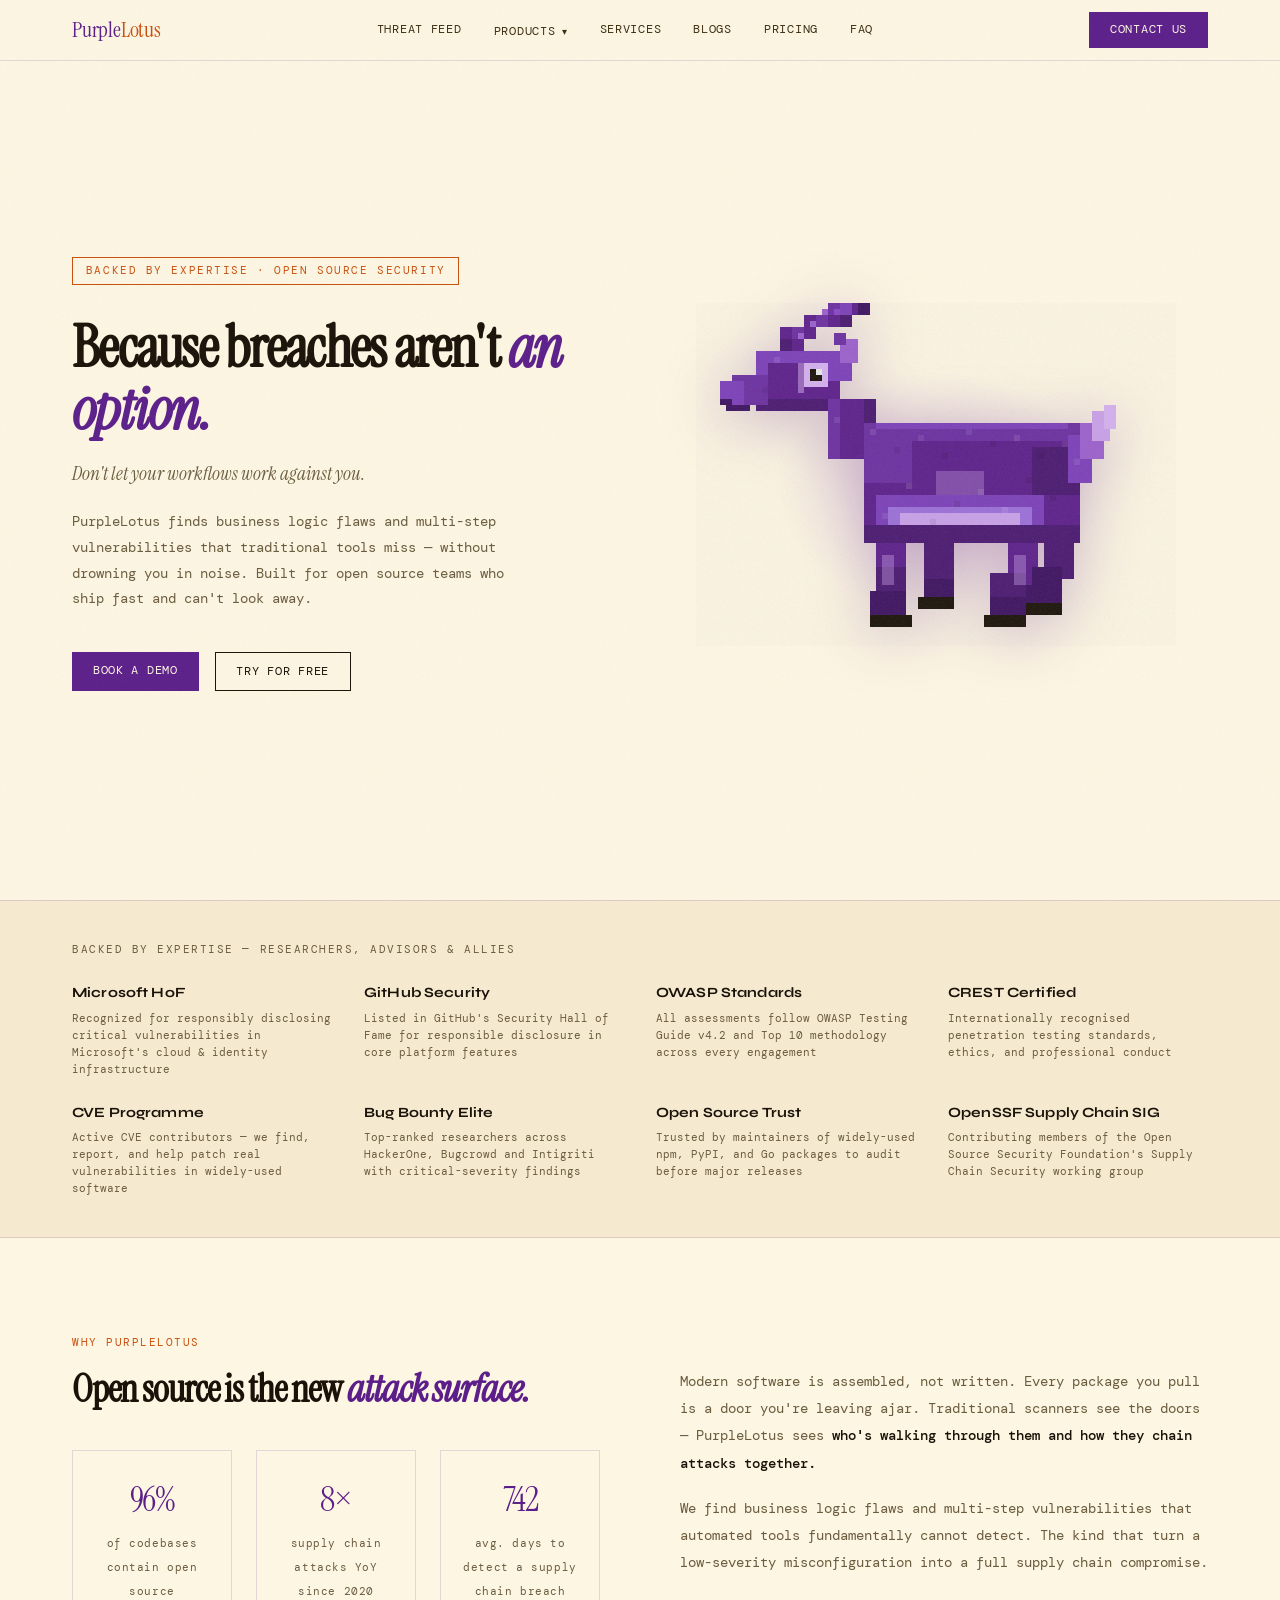
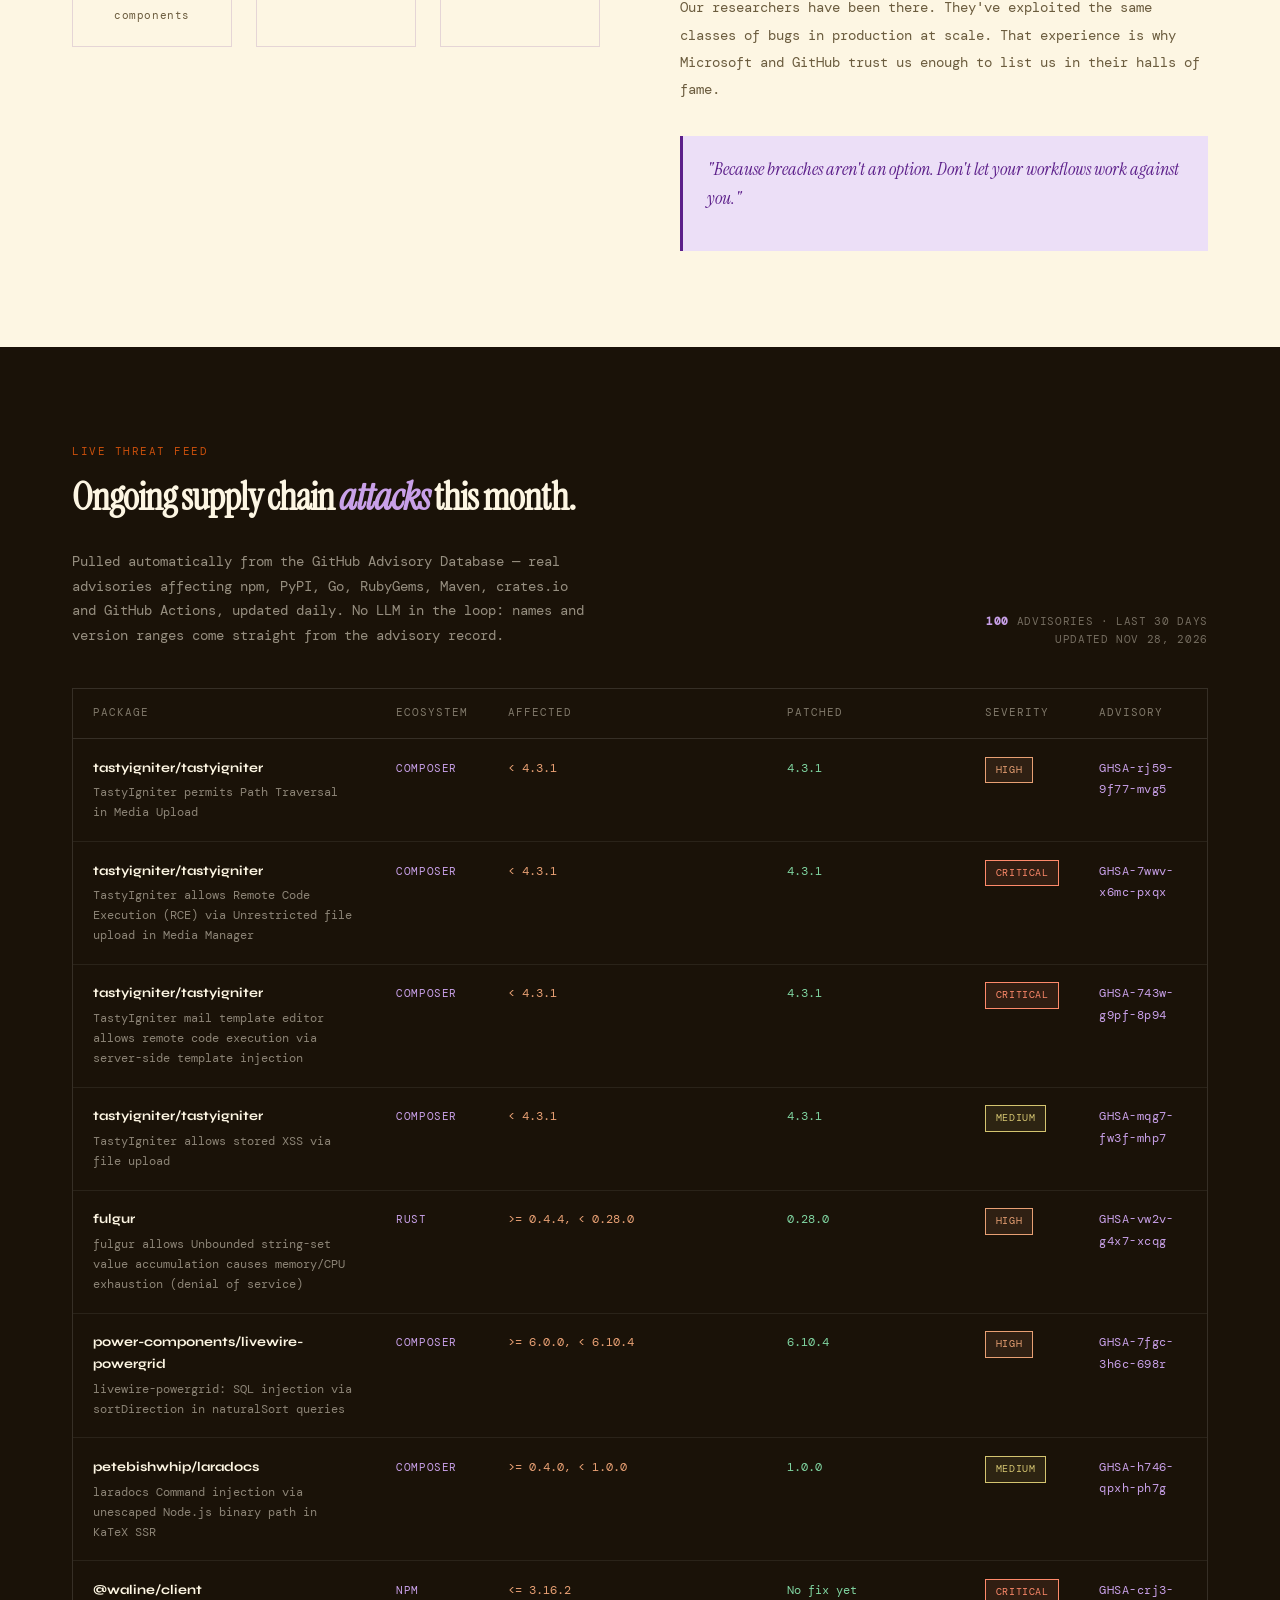
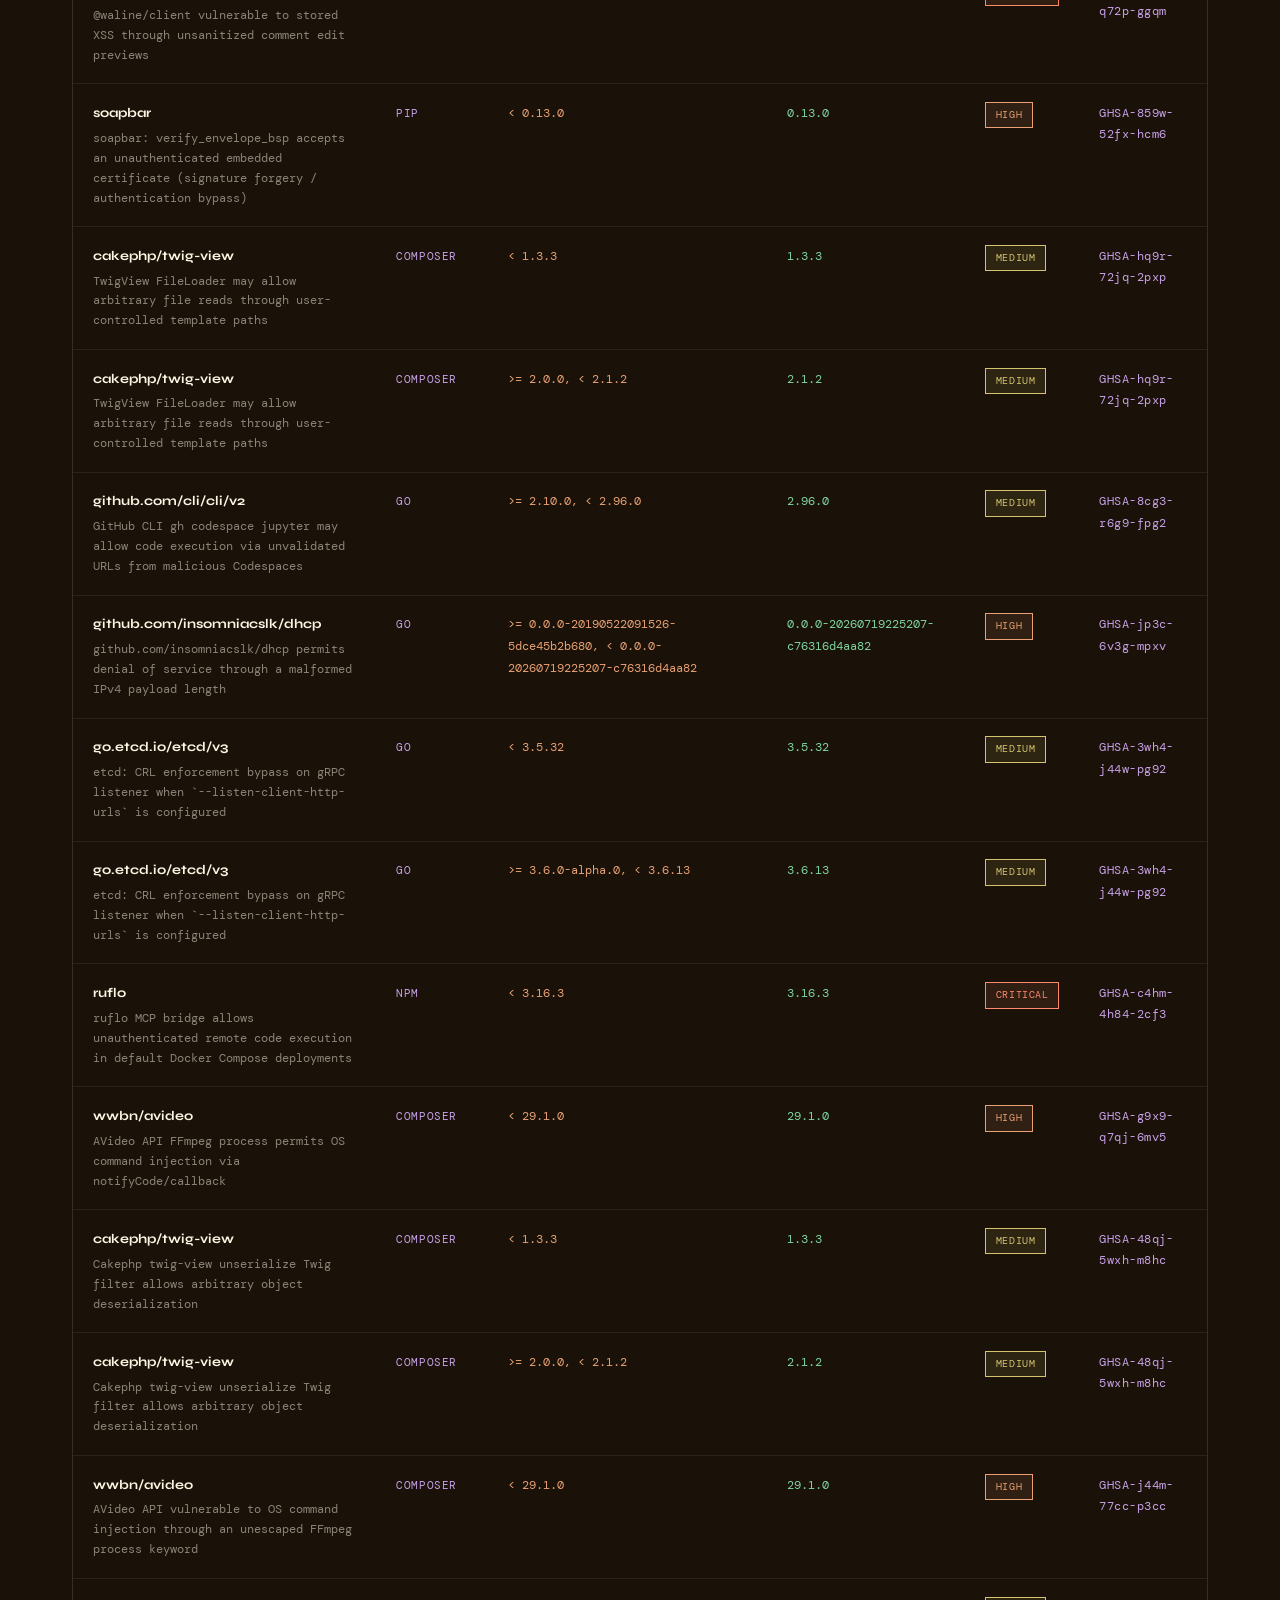
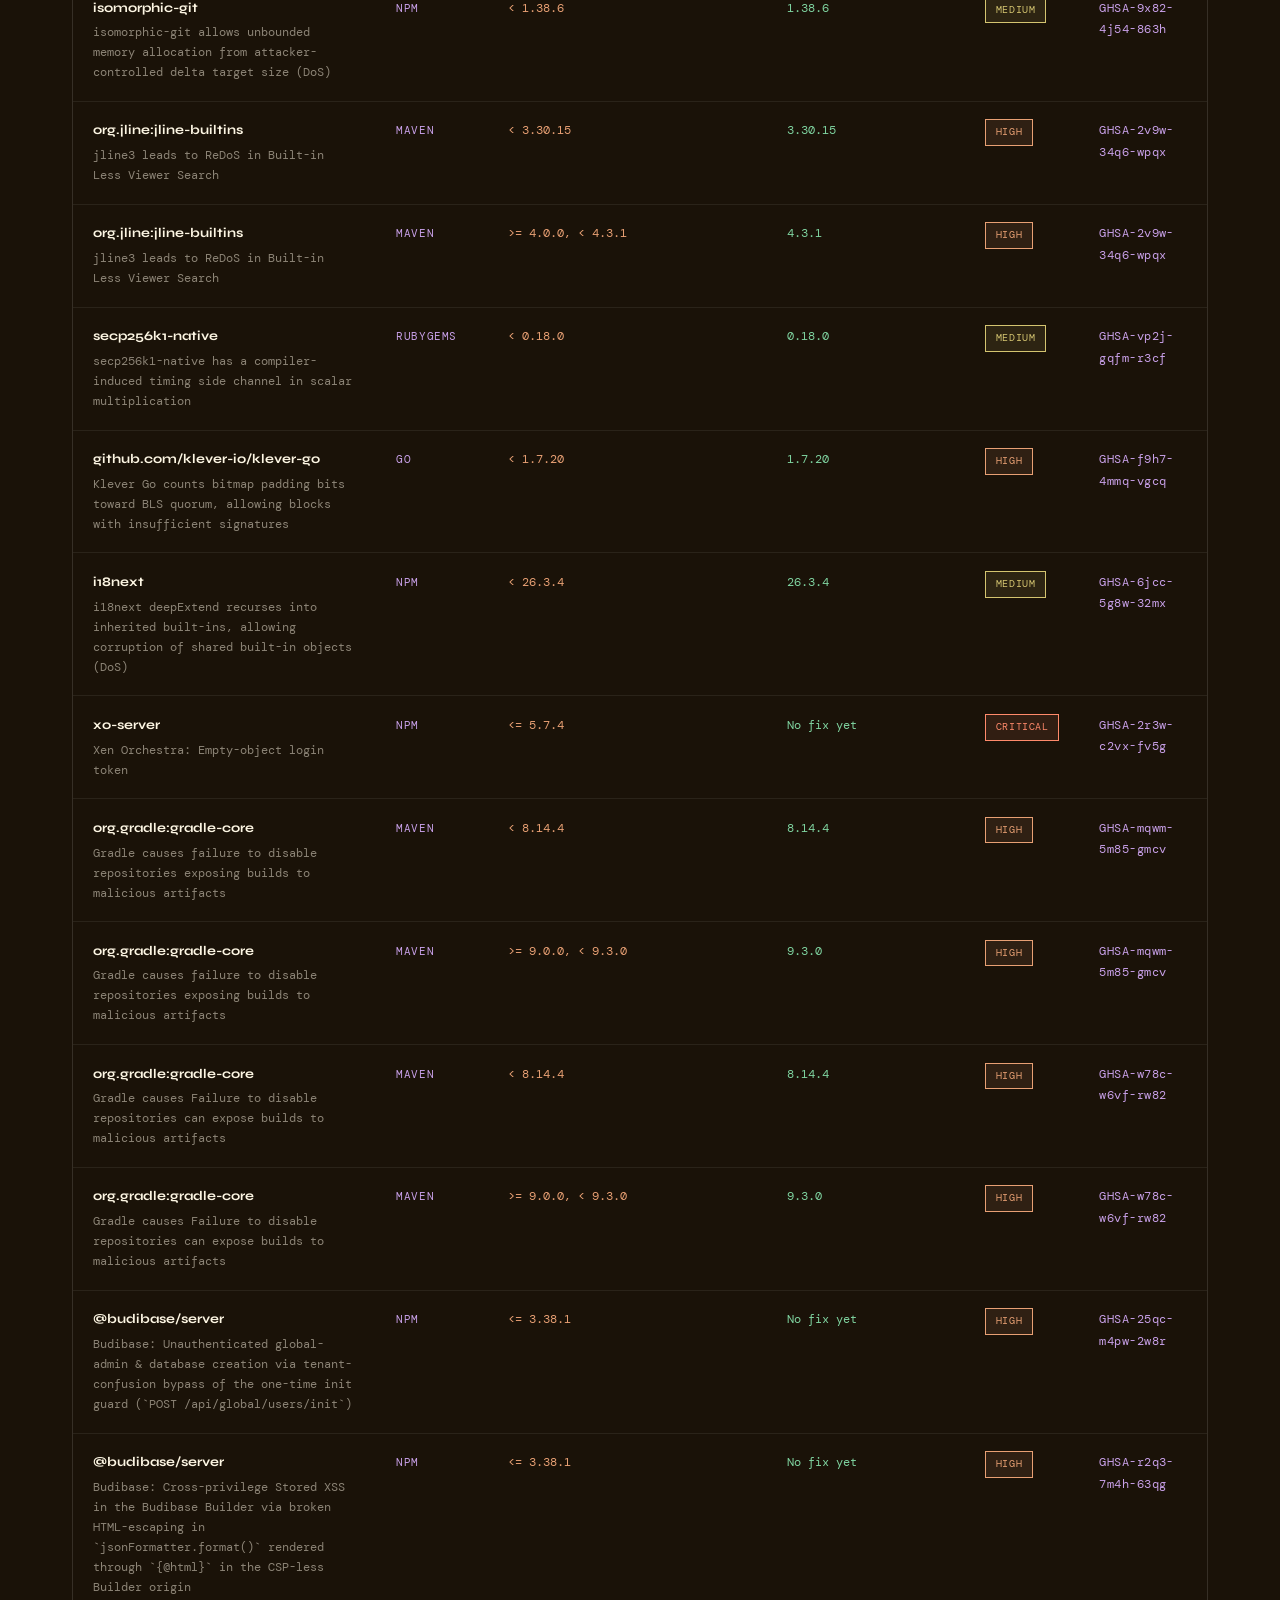
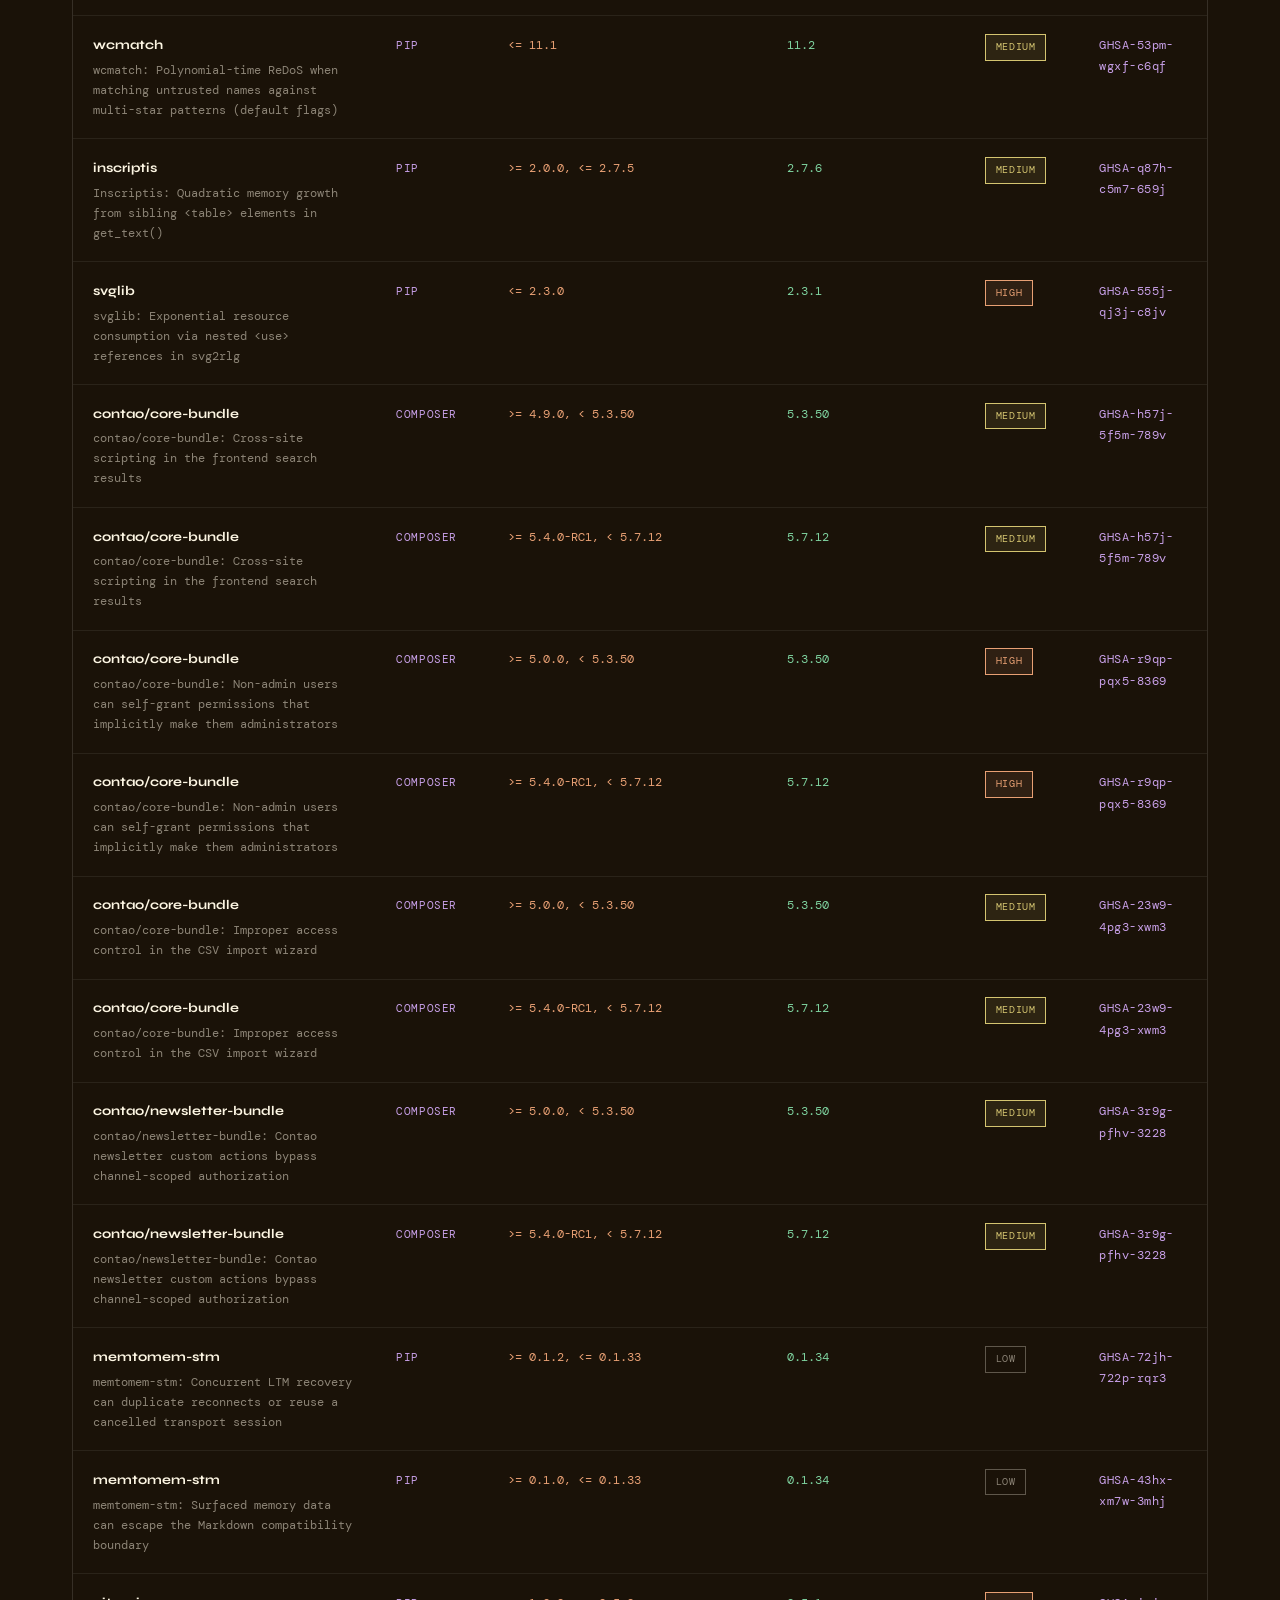
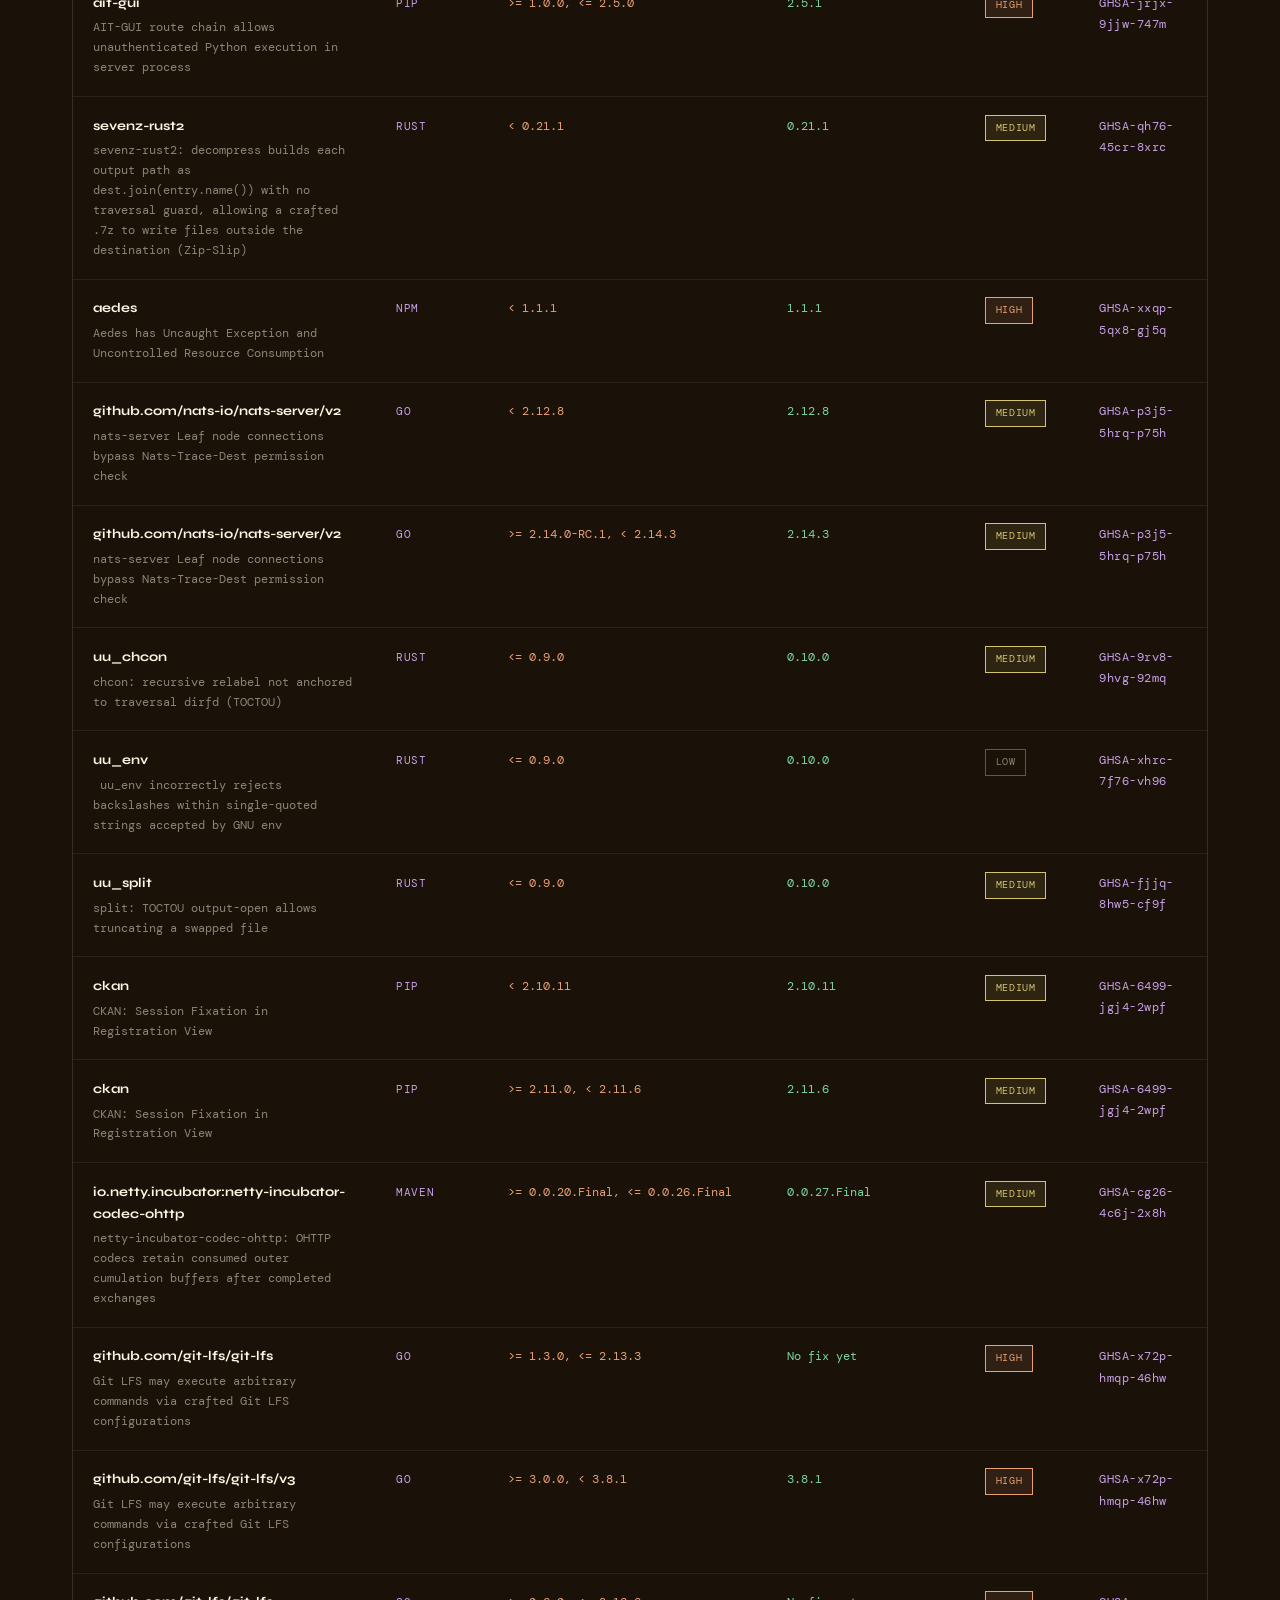
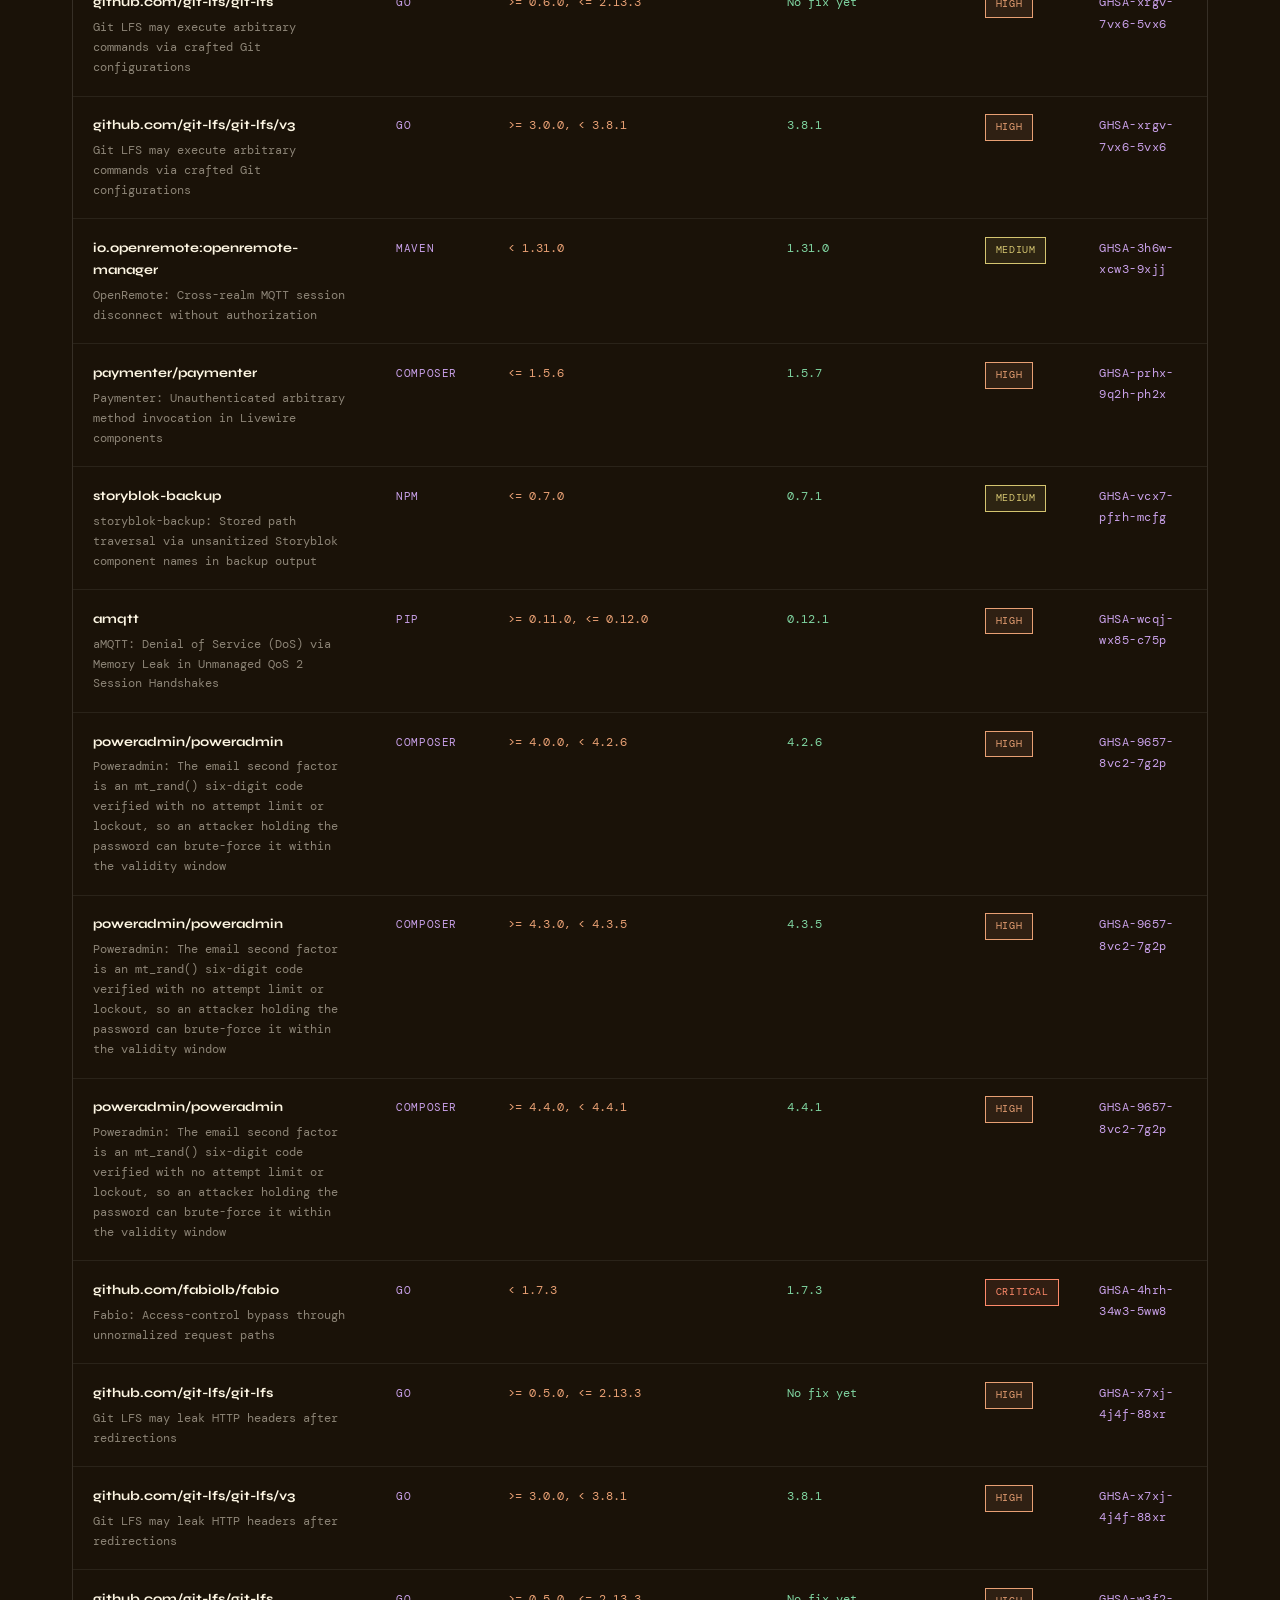
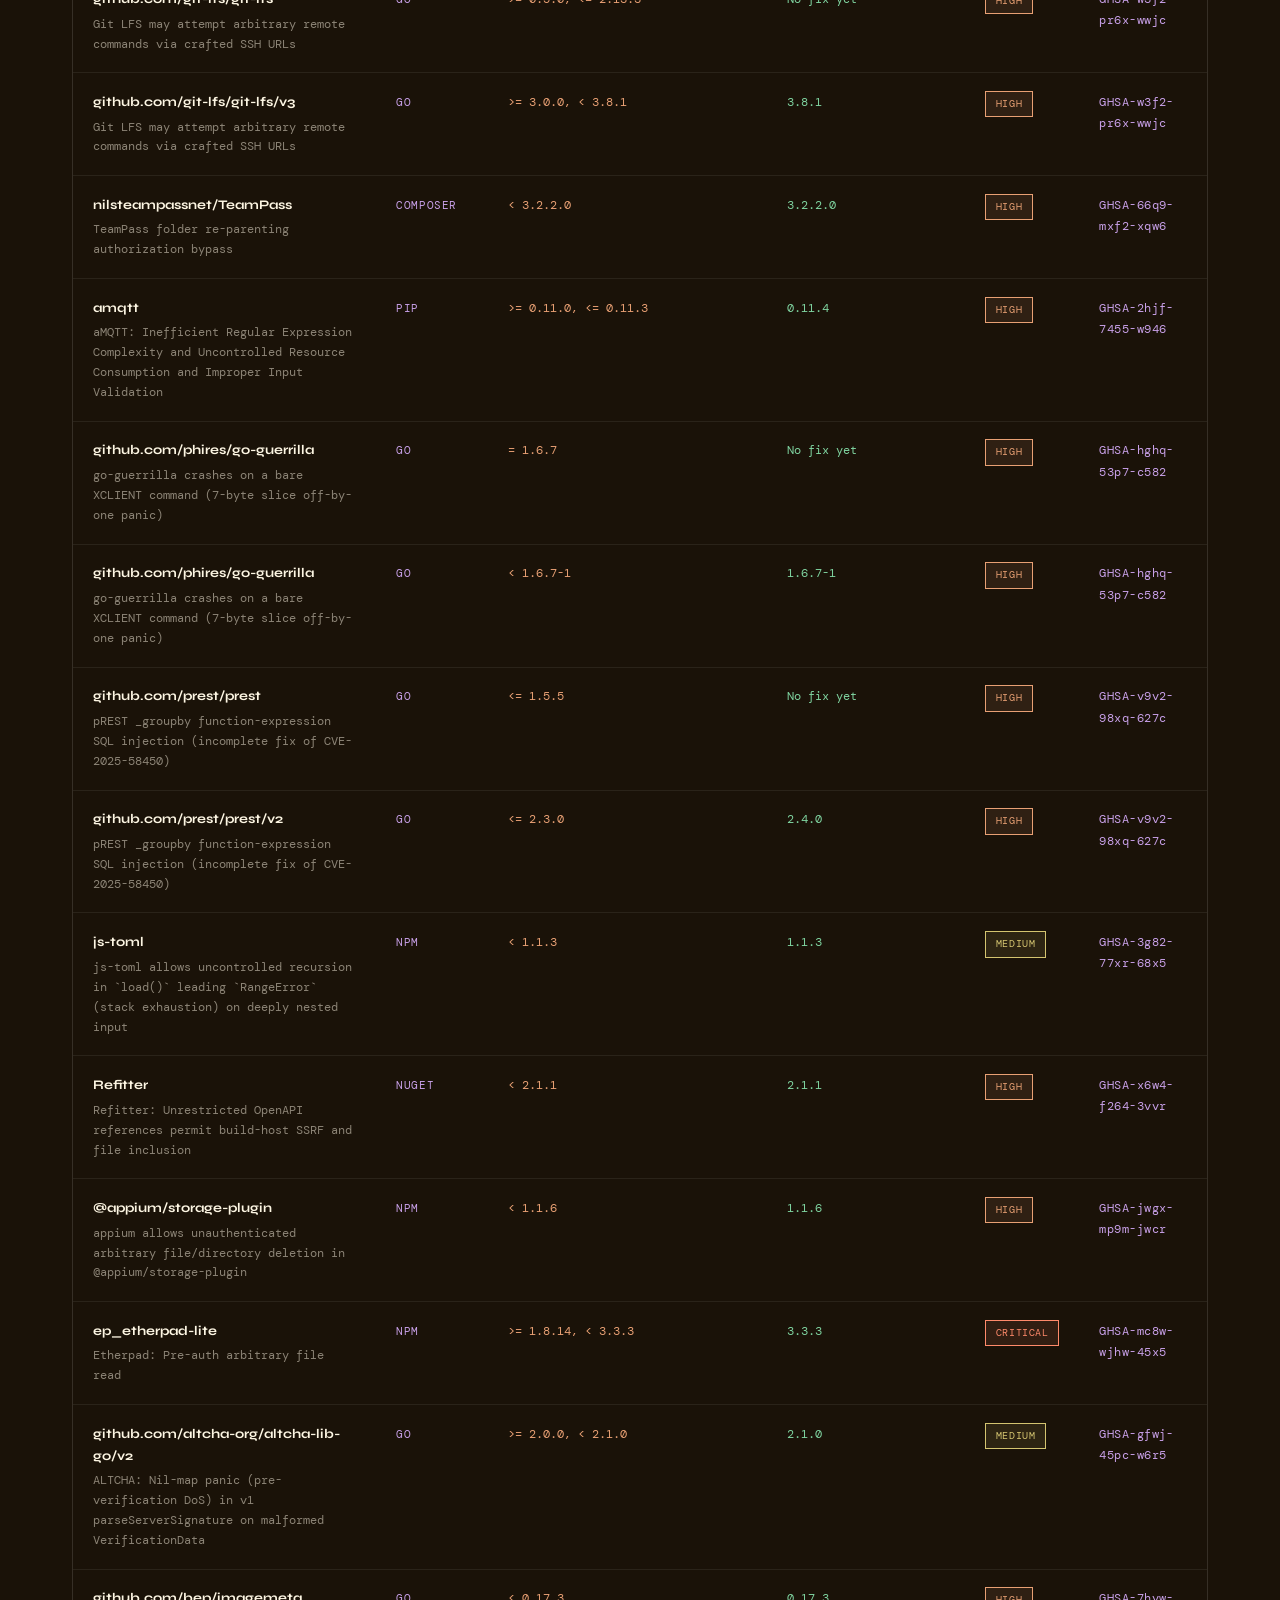
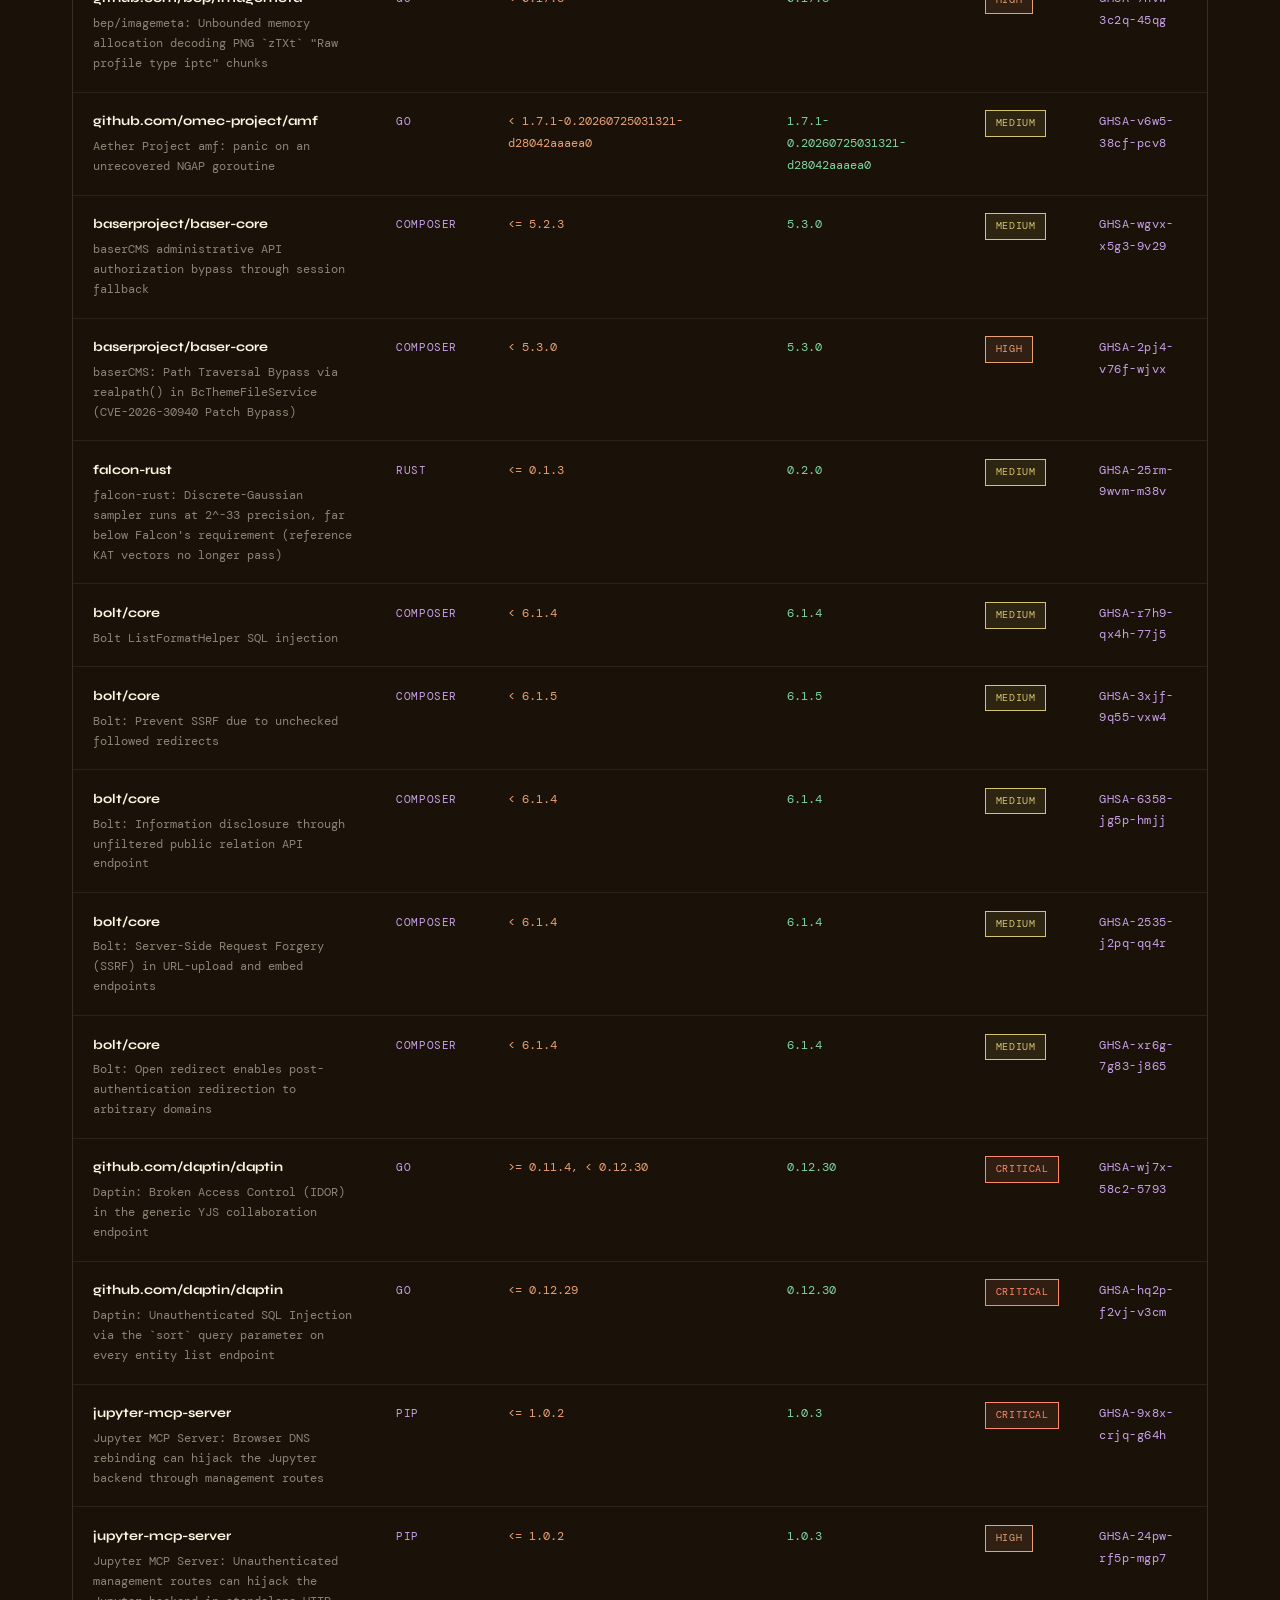
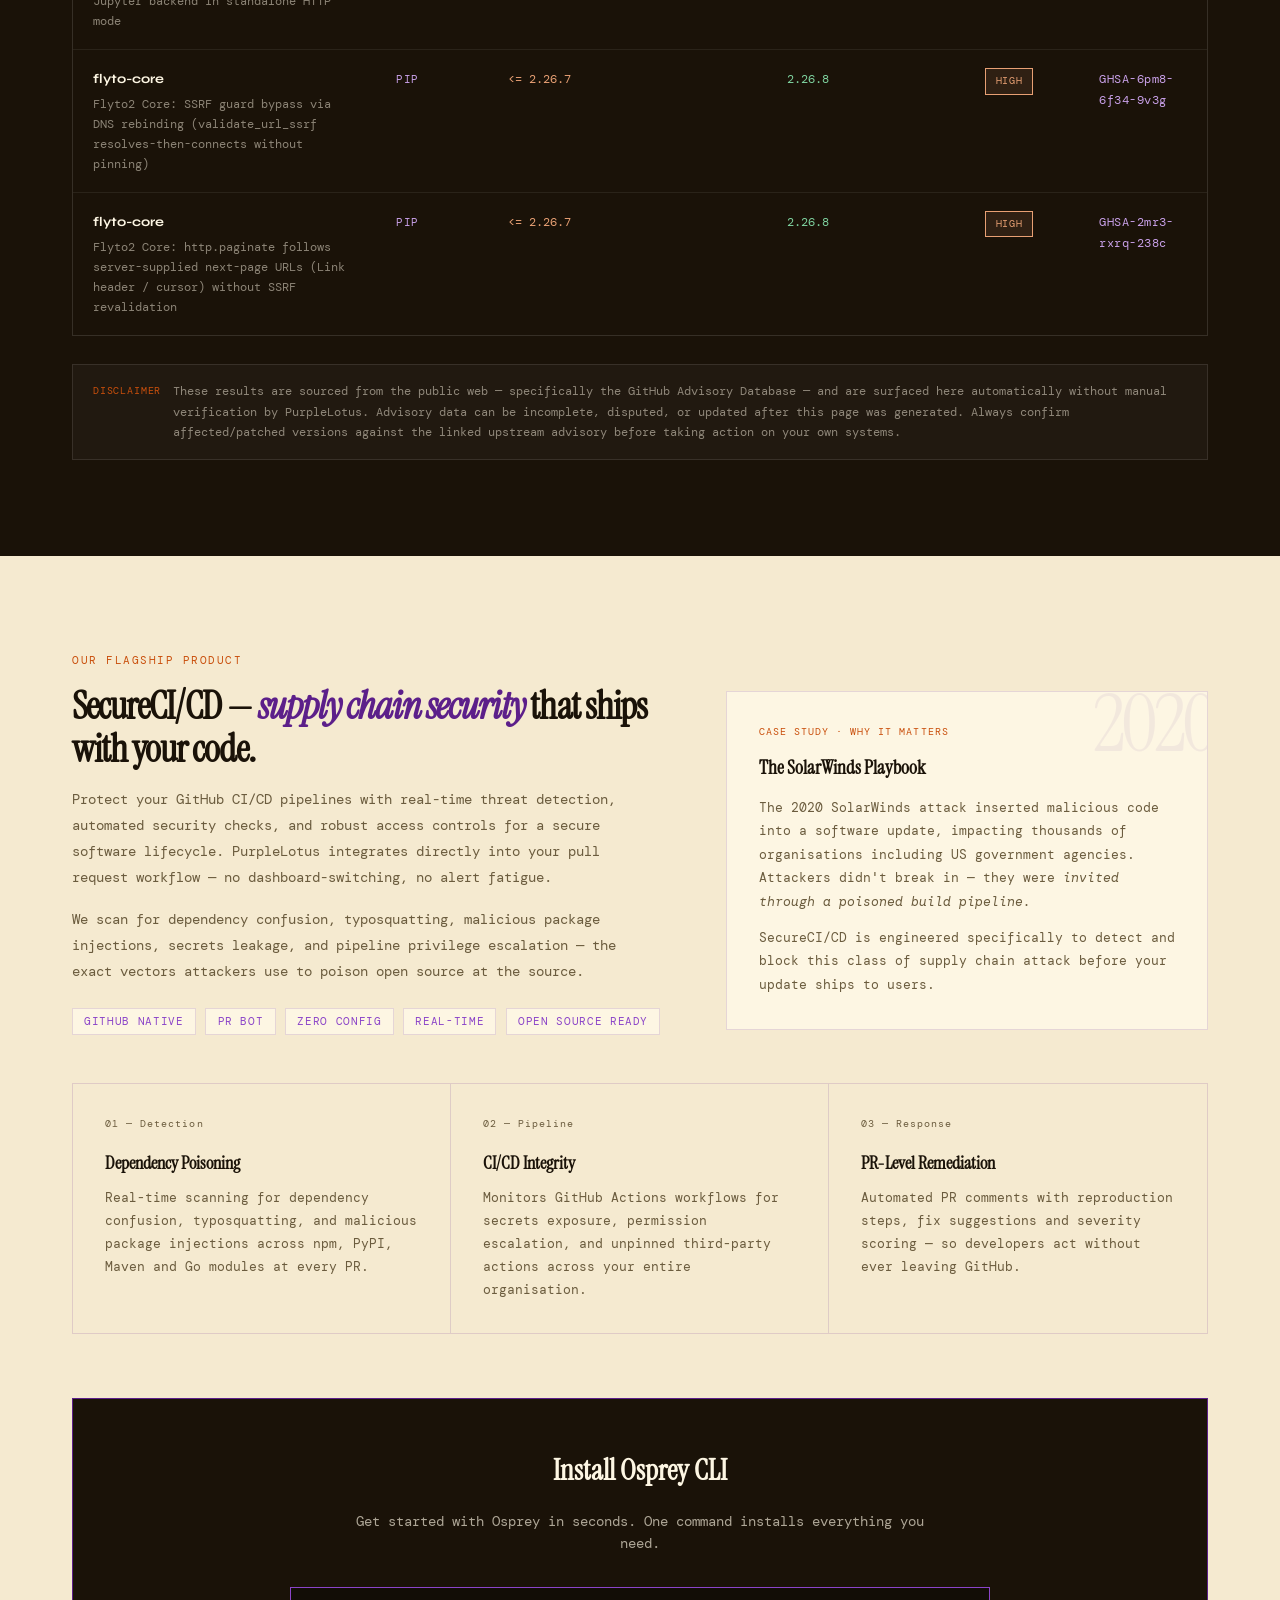
<file: index.html>
<!DOCTYPE html>
<html lang="en">
<head>
  <meta charset="UTF-8">
  <meta name="viewport" content="width=device-width, initial-scale=1.0">
  <title>PurpleLotus — Supply Chain Security</title>
  <link rel="preconnect" href="https://fonts.googleapis.com">
  <link href="https://fonts.googleapis.com/css2?family=Instrument+Serif:ital@0;1&family=DM+Mono:wght@300;400;500&family=Syne:wght@400;600;700;800&display=swap" rel="stylesheet">
  <style>
    :root {
      --cream: #fdf6e3;
      --cream-dark: #f5ead0;
      --ink: #1a1208;
      --ink-mid: #3d2e10;
      --purple: #5c1f8a;
      --purple-light: #8b44c8;
      --purple-pale: #ecdff7;
      --orange: #c94f0c;
      --gray-text: #6b5c3e;
      --border: rgba(92,31,138,0.15);
    }
    *, *::before, *::after { box-sizing: border-box; margin: 0; padding: 0; }
    html { scroll-behavior: smooth; }
    body {
      background: var(--cream); color: var(--ink);
      font-family: 'DM Mono', monospace; font-size: 15px;
      line-height: 1.6; overflow-x: hidden;
    }
    body::before {
      content: ''; position: fixed; inset: 0; pointer-events: none; z-index: 9999; opacity: 0.05;
      background-image: url("data:image/svg+xml,%3Csvg xmlns='http://www.w3.org/2000/svg' width='300' height='300'%3E%3Cfilter id='n'%3E%3CfeTurbulence type='fractalNoise' baseFrequency='0.88' numOctaves='4' stitchTiles='stitch'/%3E%3C/filter%3E%3Crect width='300' height='300' filter='url(%23n)' opacity='1'/%3E%3C/svg%3E");
      background-size: 180px 180px;
    }

    /* HEADER */
    header {
      position: fixed; top: 0; left: 0; right: 0; z-index: 100;
      background: rgba(253,246,227,0.93); backdrop-filter: blur(14px);
      -webkit-backdrop-filter: blur(14px); border-bottom: 1px solid var(--border);
    }
    .header-inner {
      max-width: 1200px; margin: 0 auto; padding: 0 2rem;
      height: 60px; display: flex; align-items: center; justify-content: space-between;
    }
    .logo { font-family: 'Instrument Serif', serif; font-size: 1.35rem; color: var(--purple); text-decoration: none; letter-spacing: -0.01em; }
    .logo span { color: var(--orange); }
    nav { display: flex; gap: 2rem; align-items: center; }
    nav a { font-family: 'DM Mono', monospace; font-size: 0.75rem; color: var(--ink-mid); text-decoration: none; letter-spacing: 0.06em; text-transform: uppercase; transition: color 0.2s; }
    nav a:hover { color: var(--purple); }

    /* PRODUCTS DROPDOWN */
    .nav-dropdown { position: relative; }
    .dropdown-toggle {
      font-family: 'DM Mono', monospace; font-size: 0.75rem; color: var(--ink-mid);
      letter-spacing: 0.06em; text-transform: uppercase; background: none; border: none;
      cursor: pointer; display: inline-flex; align-items: center; gap: 0.4rem;
      padding: 0; transition: color 0.2s;
    }
    .dropdown-toggle:hover, .nav-dropdown.open .dropdown-toggle { color: var(--purple); }
    .dropdown-caret { font-size: 0.6rem; transition: transform 0.2s; }
    .nav-dropdown.open .dropdown-caret,
    .nav-dropdown:hover .dropdown-caret { transform: rotate(180deg); }
    .dropdown-menu {
      position: absolute; top: 100%; left: -1rem; min-width: 270px; padding-top: 1.1rem;
      opacity: 0; visibility: hidden; transform: translateY(6px);
      transition: opacity 0.2s, transform 0.2s, visibility 0.2s;
    }
    .dropdown-menu-inner {
      background: var(--cream); border: 1px solid var(--border);
      box-shadow: 0 14px 40px rgba(26,18,8,0.14);
    }
    .nav-dropdown:hover .dropdown-menu,
    .nav-dropdown:focus-within .dropdown-menu,
    .nav-dropdown.open .dropdown-menu { opacity: 1; visibility: visible; transform: none; }
    .dropdown-item {
      display: flex; justify-content: space-between; align-items: center; gap: 1rem;
      padding: 1rem 1.25rem; border-bottom: 1px solid var(--border);
      text-decoration: none; color: var(--ink); transition: background 0.2s;
    }
    .dropdown-item:last-child { border-bottom: none; }
    a.dropdown-item:hover { background: var(--purple-pale); }
    a.dropdown-item:hover .di-arrow { transform: translateX(3px); color: var(--purple); }
    .di-text { display: flex; flex-direction: column; gap: 0.15rem; }
    .di-name { font-family: 'Syne', sans-serif; font-size: 0.88rem; font-weight: 700; letter-spacing: 0.01em; text-transform: none; color: var(--ink); }
    .di-desc { font-size: 0.68rem; color: var(--gray-text); letter-spacing: 0.02em; text-transform: none; }
    .di-arrow { color: var(--purple-light); transition: transform 0.2s, color 0.2s; }
    .dropdown-item.is-soon { cursor: default; }
    .dropdown-item.is-soon .di-name { color: var(--gray-text); }
    .di-badge {
      font-family: 'DM Mono', monospace; font-size: 0.58rem; letter-spacing: 0.1em; text-transform: uppercase;
      color: var(--orange); border: 1px solid var(--orange); padding: 0.15rem 0.5rem; white-space: nowrap;
    }

    .btn-primary { font-family: 'DM Mono', monospace; font-size: 0.75rem; letter-spacing: 0.06em; text-transform: uppercase; background: var(--purple); color: var(--cream); border: none; padding: 0.55rem 1.3rem; cursor: pointer; text-decoration: none; transition: background 0.2s, transform 0.15s; display: inline-block; }
    .btn-primary:hover { background: var(--purple-light); transform: translateY(-1px); }
    .btn-ghost { font-family: 'DM Mono', monospace; font-size: 0.75rem; letter-spacing: 0.06em; text-transform: uppercase; background: transparent; color: var(--ink); border: 1px solid currentColor; padding: 0.55rem 1.3rem; cursor: pointer; text-decoration: none; transition: all 0.2s; display: inline-block; }
    .btn-ghost:hover { color: var(--purple); border-color: var(--purple); }

    /* HERO */
    .hero { min-height: 100vh; display: grid; grid-template-columns: 1fr 1fr; align-items: center; max-width: 1200px; margin: 0 auto; padding: 7rem 2rem 4rem; gap: 3rem; }
    .hero-tag { font-family: 'DM Mono', monospace; font-size: 0.7rem; letter-spacing: 0.14em; text-transform: uppercase; color: var(--orange); border: 1px solid var(--orange); padding: 0.25rem 0.8rem; display: inline-block; margin-bottom: 2rem; }
    .hero-title { font-family: 'Instrument Serif', serif; font-size: clamp(2.6rem, 4.5vw, 4.2rem); line-height: 1.07; letter-spacing: -0.03em; color: var(--ink); margin-bottom: 1.2rem; }
    .hero-title em { font-style: italic; color: var(--purple); }
    .hero-italic { font-family: 'Instrument Serif', serif; font-size: 1.2rem; font-style: italic; color: var(--gray-text); margin-bottom: 1.2rem; }
    .hero-sub { font-size: 0.87rem; color: var(--gray-text); max-width: 460px; line-height: 1.85; margin-bottom: 2.5rem; }
    .hero-cta { display: flex; gap: 1rem; flex-wrap: wrap; }

    /* PIXEL BLACKBUCK */
    .hero-right { display: flex; justify-content: center; align-items: center; position: relative; }
    .blackbuck-wrap { position: relative; width: 100%; max-width: 480px; }
    .blackbuck-glow { position: absolute; top: 55%; left: 50%; transform: translate(-50%,-50%); width: 320px; height: 240px; background: radial-gradient(ellipse, rgba(139,68,200,0.2) 0%, transparent 70%); pointer-events: none; }
    .pixel-canvas { position: relative; z-index: 2; width: 100%; image-rendering: pixelated; image-rendering: crisp-edges; filter: drop-shadow(0 8px 30px rgba(92,31,138,0.3)); }
    .blackbuck-wrap::after { content: ''; position: absolute; inset: 0; background-image: url("data:image/svg+xml,%3Csvg xmlns='http://www.w3.org/2000/svg' width='180' height='180'%3E%3Cfilter id='n'%3E%3CfeTurbulence type='fractalNoise' baseFrequency='0.9' numOctaves='4' stitchTiles='stitch'/%3E%3C/filter%3E%3Crect width='180' height='180' filter='url(%23n)' opacity='1'/%3E%3C/svg%3E"); background-size: 120px 120px; opacity: 0.09; pointer-events: none; z-index: 3; }

    /* BACKED BY */
    .backed-section { border-top: 1px solid var(--border); border-bottom: 1px solid var(--border); background: var(--cream-dark); }
    .backed-inner { max-width: 1200px; margin: 0 auto; padding: 2.5rem 2rem; }
    .backed-header { font-family: 'DM Mono', monospace; font-size: 0.68rem; letter-spacing: 0.14em; text-transform: uppercase; color: var(--gray-text); margin-bottom: 1.5rem; }
    .backed-grid { display: grid; grid-template-columns: repeat(4,1fr); gap: 1.5rem 2rem; }
    .backed-item { display: flex; flex-direction: column; gap: 0.3rem; }
    .backed-item .b-name { font-family: 'Syne', sans-serif; font-size: 0.88rem; font-weight: 700; color: var(--ink); letter-spacing: 0.01em; }
    .backed-item .b-desc { font-size: 0.71rem; color: var(--gray-text); line-height: 1.5; }

    /* SECTIONS */
    .section { max-width: 1200px; margin: 0 auto; padding: 6rem 2rem; }
    .section-label { font-family: 'DM Mono', monospace; font-size: 0.68rem; letter-spacing: 0.14em; text-transform: uppercase; color: var(--orange); margin-bottom: 1rem; display: block; }
    .section-title { font-family: 'Instrument Serif', serif; font-size: clamp(1.9rem, 3vw, 2.8rem); line-height: 1.1; letter-spacing: -0.025em; color: var(--ink); margin-bottom: 2rem; }
    .section-title em { font-style: italic; color: var(--purple); }

    /* WHY */
    .why-grid { display: grid; grid-template-columns: 1fr 1fr; gap: 5rem; align-items: start; }
    .why-body p { font-size: 0.9rem; color: var(--gray-text); line-height: 1.9; margin-bottom: 1.1rem; }
    .why-body strong { color: var(--ink); font-weight: 500; }
    .breach-box { border-left: 3px solid var(--purple); padding: 1.2rem 1.5rem; background: var(--purple-pale); margin-top: 2rem; }
    .breach-box p { font-family: 'Instrument Serif', serif; font-size: 1.15rem; font-style: italic; color: var(--purple); line-height: 1.6; }
    .stat-row { display: grid; grid-template-columns: repeat(3,1fr); gap: 1.5rem; margin-top: 2.5rem; }
    .stat-block { border: 1px solid var(--border); padding: 1.25rem; background: var(--cream); text-align: center; }
    .stat-num { font-family: 'Instrument Serif', serif; font-size: 2.2rem; letter-spacing: -0.04em; color: var(--purple); display: block; margin-bottom: 0.2rem; }
    .stat-label { font-size: 0.7rem; color: var(--gray-text); letter-spacing: 0.05em; }

    /* THREAT FEED */
    .feed-section { background: var(--ink); }
    .feed-inner { max-width: 1200px; margin: 0 auto; padding: 6rem 2rem; }
    .feed-inner .section-label { color: var(--orange); }
    .feed-inner .section-title { color: var(--cream); }
    .feed-inner .section-title em { color: #c8a0e8; }
    .feed-head-row { display: flex; justify-content: space-between; align-items: flex-end; flex-wrap: wrap; gap: 1.5rem; margin-bottom: 1rem; }
    .feed-sub { font-size: 0.85rem; color: rgba(253,246,227,0.55); max-width: 520px; line-height: 1.8; }
    .feed-meta { font-family: 'DM Mono', monospace; font-size: 0.68rem; letter-spacing: 0.06em; text-transform: uppercase; color: rgba(253,246,227,0.4); text-align: right; white-space: nowrap; }
    .feed-meta strong { color: #c8a0e8; }
    .feed-table-wrap { border: 1px solid rgba(255,255,255,0.12); margin-top: 2.5rem; overflow-x: auto; }
    table.feed-table { width: 100%; border-collapse: collapse; min-width: 720px; }
    table.feed-table thead th {
      text-align: left; font-family: 'DM Mono', monospace; font-size: 0.66rem; letter-spacing: 0.09em; text-transform: uppercase;
      color: rgba(253,246,227,0.45); padding: 1rem 1.25rem; border-bottom: 1px solid rgba(255,255,255,0.12); font-weight: 400;
    }
    table.feed-table tbody td { padding: 1.1rem 1.25rem; border-bottom: 1px solid rgba(255,255,255,0.07); font-size: 0.82rem; color: rgba(253,246,227,0.85); vertical-align: top; }
    table.feed-table tbody tr:last-child td { border-bottom: none; }
    table.feed-table tbody tr:hover { background: rgba(139,68,200,0.08); }
    .feed-pkg { font-family: 'Syne', sans-serif; font-weight: 700; color: var(--cream); }
    .feed-eco { font-family: 'DM Mono', monospace; font-size: 0.68rem; letter-spacing: 0.05em; text-transform: uppercase; color: #c8a0e8; }
    .feed-summary { color: rgba(253,246,227,0.5); font-size: 0.78rem; line-height: 1.6; max-width: 320px; display: block; margin-top: 0.3rem; }
    .feed-version { font-family: 'DM Mono', monospace; font-size: 0.78rem; }
    .feed-version.affected { color: #e8a074; }
    .feed-version.patched { color: #7fd4a0; }
    .feed-sev { font-family: 'DM Mono', monospace; font-size: 0.65rem; letter-spacing: 0.06em; text-transform: uppercase; padding: 0.25rem 0.6rem; display: inline-block; border: 1px solid; }
    .feed-sev.critical { color: #ff8a6b; border-color: #ff8a6b; background: rgba(255,138,107,0.1); }
    .feed-sev.high { color: #e8a074; border-color: #e8a074; background: rgba(232,160,116,0.1); }
    .feed-sev.moderate, .feed-sev.medium { color: #d4c470; border-color: #d4c470; background: rgba(212,196,112,0.1); }
    .feed-sev.low, .feed-sev.unknown { color: rgba(253,246,227,0.5); border-color: rgba(253,246,227,0.3); background: transparent; }
    .feed-link { color: #c8a0e8; text-decoration: none; font-size: 0.72rem; letter-spacing: 0.04em; }
    .feed-link:hover { text-decoration: underline; }
    .feed-empty, .feed-loading { padding: 3rem 1.25rem; text-align: center; color: rgba(253,246,227,0.4); font-size: 0.85rem; }
    .feed-disclaimer { display: flex; gap: 0.75rem; align-items: flex-start; margin-top: 1.75rem; padding: 1rem 1.25rem; border: 1px solid rgba(255,255,255,0.1); background: rgba(255,255,255,0.03); }
    .feed-disclaimer .flag { font-family: 'DM Mono', monospace; font-size: 0.65rem; letter-spacing: 0.08em; text-transform: uppercase; color: var(--orange); flex-shrink: 0; padding-top: 0.1rem; }
    .feed-disclaimer p { font-size: 0.76rem; color: rgba(253,246,227,0.5); line-height: 1.7; }

    /* PRODUCT */
    .product-section { background: var(--cream-dark); }
    .product-inner { max-width: 1200px; margin: 0 auto; padding: 6rem 2rem; }
    .product-hero-grid { display: grid; grid-template-columns: 1.1fr 0.9fr; gap: 4rem; margin-bottom: 3rem; align-items: center; }
    .product-hero-text .section-title { margin-bottom: 1rem; }
    .product-hero-text p { font-size: 0.88rem; color: var(--gray-text); line-height: 1.85; margin-bottom: 1rem; }
    .tag-row { display: flex; gap: 0.6rem; flex-wrap: wrap; margin-top: 1.5rem; }
    .product-tag { font-family: 'DM Mono', monospace; font-size: 0.67rem; letter-spacing: 0.06em; text-transform: uppercase; border: 1px solid var(--border); padding: 0.25rem 0.7rem; color: var(--purple-light); background: var(--cream); }
    .sw-card { border: 1px solid var(--border); padding: 2rem; background: var(--cream); position: relative; overflow: hidden; }
    .sw-card::before { content: '2020'; position: absolute; right: -0.5rem; top: -0.5rem; font-family: 'Instrument Serif', serif; font-size: 5rem; color: var(--purple); opacity: 0.06; letter-spacing: -0.05em; line-height: 1; }
    .sw-card .sw-label { font-family: 'DM Mono', monospace; font-size: 0.65rem; text-transform: uppercase; letter-spacing: 0.1em; color: var(--orange); margin-bottom: 0.75rem; }
    .sw-card h4 { font-family: 'Instrument Serif', serif; font-size: 1.2rem; color: var(--ink); margin-bottom: 0.75rem; }
    .sw-card p { font-size: 0.82rem; color: var(--gray-text); line-height: 1.8; }
    .feature-grid { display: grid; grid-template-columns: repeat(3,1fr); border: 1px solid var(--border); }
    .feature-card { padding: 2rem; border-right: 1px solid var(--border); transition: background 0.2s; }
    .feature-card:last-child { border-right: none; }
    .feature-card:hover { background: var(--purple-pale); }
    .feature-num { font-family: 'DM Mono', monospace; font-size: 0.65rem; color: var(--gray-text); letter-spacing: 0.1em; margin-bottom: 1rem; }
    .feature-card h4 { font-family: 'Instrument Serif', serif; font-size: 1.1rem; color: var(--ink); margin-bottom: 0.6rem; }
    .feature-card p { font-size: 0.82rem; color: var(--gray-text); line-height: 1.75; }

    /* SERVICES */
    .services-grid { display: grid; grid-template-columns: repeat(3,1fr); border: 1px solid var(--border); margin-top: 3rem; }
    .service-card { padding: 2.5rem; border-right: 1px solid var(--border); transition: background 0.2s; }
    .service-card:last-child { border-right: none; }
    .service-card:hover { background: var(--purple-pale); }
    .service-num { font-family: 'DM Mono', monospace; font-size: 0.65rem; letter-spacing: 0.1em; color: var(--gray-text); margin-bottom: 1.5rem; }
    .service-card h3 { font-family: 'Instrument Serif', serif; font-size: 1.25rem; color: var(--ink); margin-bottom: 0.75rem; }
    .service-card p { font-size: 0.83rem; color: var(--gray-text); line-height: 1.8; }

    /* BLOGS */
    .blog-head { display: flex; justify-content: space-between; align-items: flex-end; flex-wrap: wrap; gap: 1.5rem; margin-bottom: 2.5rem; }
    .blog-head .section-title { margin-bottom: 0; }
    .blog-grid { display: grid; grid-template-columns: repeat(3,1fr); border-top: 1px solid var(--border); border-left: 1px solid var(--border); }
    .blog-card { display: flex; flex-direction: column; padding: 2rem; border-right: 1px solid var(--border); border-bottom: 1px solid var(--border); text-decoration: none; color: inherit; background: var(--cream); transition: background 0.2s; animation: blogIn 0.5s ease both; }
    a.blog-card:hover { background: var(--purple-pale); }
    a.blog-card:hover .blog-arrow { color: var(--purple); transform: translateX(3px); }
    .blog-card.is-soon { cursor: default; }
    .blog-card.is-filler { background: var(--cream-dark); opacity: 0.55; animation: none; }
    .blog-tag { font-family: 'DM Mono', monospace; font-size: 0.65rem; letter-spacing: 0.1em; text-transform: uppercase; color: var(--orange); margin-bottom: 1.1rem; }
    .blog-card h3 { font-family: 'Instrument Serif', serif; font-size: 1.3rem; line-height: 1.25; letter-spacing: -0.01em; color: var(--ink); margin-bottom: 0.75rem; font-weight: 400; }
    .blog-card p { font-size: 0.82rem; color: var(--gray-text); line-height: 1.8; margin-bottom: 1.5rem; }
    .blog-meta { margin-top: auto; display: flex; justify-content: space-between; align-items: center; gap: 1rem; font-size: 0.68rem; letter-spacing: 0.05em; text-transform: uppercase; color: var(--gray-text); padding-top: 1rem; border-top: 1px solid var(--border); }
    .blog-arrow { color: var(--purple-light); transition: transform 0.2s, color 0.2s; white-space: nowrap; }
    .blog-empty { grid-column: 1 / -1; padding: 3rem 1.5rem; text-align: center; font-size: 0.85rem; color: var(--gray-text); border-right: 1px solid var(--border); border-bottom: 1px solid var(--border); }
    @keyframes blogIn { from { opacity: 0; transform: translateY(12px); } to { opacity: 1; transform: none; } }

    /* PRICING */
    .pricing-grid { display: grid; grid-template-columns: 1fr 1fr; gap: 2rem; margin-top: 3rem; max-width: 860px; }
    .pricing-card { border: 1px solid var(--border); padding: 2.5rem; background: var(--cream); position: relative; transition: border-color 0.2s; }
    .pricing-card:hover { border-color: var(--purple); }
    .pricing-card.featured { border-color: var(--purple); background: var(--ink); }
    .pricing-badge { position: absolute; top: -1px; right: 2rem; background: var(--purple); color: var(--cream); font-family: 'DM Mono', monospace; font-size: 0.62rem; letter-spacing: 0.08em; text-transform: uppercase; padding: 0.2rem 0.6rem; }
    .price-tier { font-family: 'DM Mono', monospace; font-size: 0.7rem; letter-spacing: 0.1em; text-transform: uppercase; color: var(--purple-light); margin-bottom: 1rem; }
    .pricing-card.featured .price-tier { color: var(--purple-pale); }
    .price-amount { font-family: 'Instrument Serif', serif; font-size: 3.5rem; line-height: 1; color: var(--ink); margin-bottom: 0.25rem; letter-spacing: -0.04em; }
    .pricing-card.featured .price-amount { color: var(--cream); }
    .price-sub { font-size: 0.78rem; color: var(--gray-text); margin-bottom: 2rem; }
    .pricing-card.featured .price-sub { color: rgba(253,246,227,0.45); }
    .price-features { list-style: none; margin-bottom: 2rem; }
    .price-features li { font-size: 0.81rem; color: var(--gray-text); padding: 0.5rem 0; border-bottom: 1px solid var(--border); display: flex; align-items: flex-start; gap: 0.6rem; }
    .pricing-card.featured .price-features li { color: rgba(253,246,227,0.65); border-bottom-color: rgba(255,255,255,0.07); }
    .price-features li::before { content: '→'; color: var(--purple-light); flex-shrink: 0; font-size: 0.7rem; margin-top: 0.15rem; }
    .btn-inv { font-family: 'DM Mono', monospace; font-size: 0.75rem; letter-spacing: 0.06em; text-transform: uppercase; background: var(--cream); color: var(--ink); border: none; padding: 0.75rem 1.5rem; cursor: pointer; text-decoration: none; display: block; width: 100%; text-align: center; transition: opacity 0.2s; }
    .btn-inv:hover { opacity: 0.8; }

    /* FAQ */
    .faq-list { margin-top: 3rem; max-width: 720px; }
    .faq-item { border-bottom: 1px solid var(--border); }
    .faq-q { font-family: 'Instrument Serif', serif; font-size: 1.08rem; color: var(--ink); padding: 1.35rem 0; cursor: pointer; display: flex; justify-content: space-between; align-items: center; gap: 1rem; transition: color 0.2s; }
    .faq-q:hover { color: var(--purple); }
    .faq-toggle { color: var(--purple); font-size: 1rem; flex-shrink: 0; transition: transform 0.3s; font-family: 'DM Mono', monospace; }
    .faq-item.open .faq-toggle { transform: rotate(45deg); }
    .faq-a { font-size: 0.85rem; color: var(--gray-text); line-height: 1.85; max-height: 0; overflow: hidden; transition: max-height 0.4s ease, padding 0.3s; }
    .faq-item.open .faq-a { max-height: 200px; padding-bottom: 1.4rem; }

    /* NEWSLETTER */
    .newsletter-section { background: var(--ink); padding: 5rem 2rem; }
    .newsletter-inner { max-width: 560px; margin: 0 auto; text-align: center; }
    .newsletter-inner .section-label { color: rgba(253,246,227,0.4); }
    .newsletter-inner .section-title { color: var(--cream); font-size: 1.9rem; margin-top: 0.5rem; }
    .newsletter-form { display: flex; margin-top: 2rem; border: 1px solid rgba(255,255,255,0.15); }
    .newsletter-form input { flex: 1; background: transparent; border: none; outline: none; padding: 0.9rem 1.2rem; font-family: 'DM Mono', monospace; font-size: 0.82rem; color: var(--cream); letter-spacing: 0.03em; }
    .newsletter-form input::placeholder { color: rgba(253,246,227,0.28); }
    .newsletter-form button { background: var(--purple); border: none; color: var(--cream); padding: 0.9rem 1.5rem; font-family: 'DM Mono', monospace; font-size: 0.72rem; letter-spacing: 0.08em; text-transform: uppercase; cursor: pointer; transition: background 0.2s; white-space: nowrap; }
    .newsletter-form button:hover { background: var(--purple-light); }

    /* WORDMARK + FOOTER */
    .wordmark-section { padding: 4rem 2rem 2rem; text-align: center; overflow: hidden; }
    .big-wordmark { font-family: 'Instrument Serif', serif; font-size: clamp(4rem, 15vw, 14rem); letter-spacing: -0.05em; line-height: 1; color: transparent; -webkit-text-stroke: 1px var(--purple); opacity: 0.12; user-select: none; }
    footer { border-top: 1px solid var(--border); padding: 2rem; display: flex; justify-content: space-between; align-items: center; max-width: 1200px; margin: 0 auto; }
    footer p { font-size: 0.74rem; color: var(--gray-text); }
    footer a { color: var(--purple); text-decoration: none; }

    /* SCROLL REVEAL */
    .reveal { opacity: 0; transform: translateY(22px); transition: opacity 0.65s ease, transform 0.65s ease; }
    .reveal.visible { opacity: 1; transform: none; }

    /* RESPONSIVE */
    @media (max-width: 768px) {
      .hero { grid-template-columns: 1fr; padding-top: 5.5rem; gap: 2rem; }
      .hero-right { order: -1; }
      .blackbuck-wrap { max-width: 300px; margin: 0 auto; }
      .why-grid, .product-hero-grid, .services-grid, .feature-grid, .pricing-grid, .backed-grid, .blog-grid { grid-template-columns: 1fr; }
      .blog-card.is-filler { display: none; }
      .service-card, .feature-card { border-right: none; border-bottom: 1px solid var(--border); }
      .stat-row { grid-template-columns: 1fr 1fr; }
      nav { display: none; }
      .feed-head-row { flex-direction: column; align-items: flex-start; }
      .feed-meta { text-align: left; }
    }
  </style>
<link rel="stylesheet" href="responsive.css">
</head>
<body>

  <!-- HEADER -->
  <header>
    <div class="header-inner">
      <a href="#" class="logo">Purple<span>Lotus</span></a>
      <nav id="site-nav">
        <a href="#threat-feed">Threat Feed</a>

        <!-- PRODUCTS DROPDOWN -->
        <div class="nav-dropdown" id="products-dropdown">
          <button type="button" class="dropdown-toggle" aria-haspopup="true" aria-expanded="false" aria-controls="products-menu">
            Products <span class="dropdown-caret">&#9662;</span>
          </button>
          <div class="dropdown-menu" id="products-menu">
            <div class="dropdown-menu-inner">
              <a href="https://osprey.purplelotus.space" class="dropdown-item">
                <span class="di-text">
                  <span class="di-name">Osprey</span>
                  <span class="di-desc">osprey.purplelotus.space</span>
                </span>
                <span class="di-arrow">&rarr;</span>
              </a>
              <span class="dropdown-item is-soon" aria-disabled="true">
                <span class="di-text">
                  <span class="di-name">Petal</span>
                  <span class="di-desc">In the works</span>
                </span>
                <span class="di-badge">Coming soon</span>
              </span>
            </div>
          </div>
        </div>

        <a href="#services">Services</a>
        <a href="blogs.html">Blogs</a>
        <a href="#pricing">Pricing</a>
        <a href="#faq">FAQ</a>
      </nav>
      <a href="mailto:security@purplelotus.tech" class="btn-primary">Contact Us</a>
      <button type="button" class="nav-toggle" aria-label="Open menu" aria-expanded="false" aria-controls="site-nav"><span></span><span></span><span></span></button>
    </div>
  </header>

  <!-- HERO -->
  <section class="hero">
    <div class="hero-left">
      <div class="hero-tag reveal">Backed by Expertise · Open Source Security</div>
      <h1 class="hero-title reveal">Because breaches aren't <em>an option.</em></h1>
      <p class="hero-italic reveal">Don't let your workflows work against you.</p>
      <p class="hero-sub reveal">PurpleLotus finds business logic flaws and multi-step vulnerabilities that traditional tools miss — without drowning you in noise. Built for open source teams who ship fast and can't look away.</p>
      <div class="hero-cta reveal">
        <a href="#pricing" class="btn-primary">Book a Demo</a>
        <a href="mailto:security@purplelotus.tech" class="btn-ghost">Try for Free</a>
      </div>
    </div>

    <!-- MINECRAFT / PIXEL-ART BLACKBUCK — TRUE LEFT-FACING SIDE PROFILE -->
    <!-- Grid: 80 wide × 56 tall. Each unit = 1 Minecraft voxel block. -->
    <div class="hero-right reveal">
      <div class="blackbuck-wrap">
        <div class="blackbuck-glow"></div>
        <svg class="pixel-canvas" viewBox="0 0 80 56" xmlns="http://www.w3.org/2000/svg" shape-rendering="crispEdges">

          <!-- ══ HORNS (left-facing, twisted spiral rising upward-right from head) ══ -->
          <!-- Horn base at head top -->
          <rect x="14" y="6"  width="2" height="2" fill="#4a1870"/>
          <rect x="16" y="6"  width="2" height="2" fill="#5c1f8a"/>
          <rect x="14" y="4"  width="2" height="2" fill="#5c1f8a"/>
          <!-- Spiral twist outward -->
          <rect x="16" y="4"  width="2" height="2" fill="#6b2fa0"/>
          <rect x="18" y="4"  width="2" height="2" fill="#5c1f8a"/>
          <rect x="18" y="2"  width="2" height="2" fill="#5c1f8a"/>
          <rect x="20" y="2"  width="2" height="2" fill="#6b2fa0"/>
          <rect x="22" y="2"  width="2" height="2" fill="#5c1f8a"/>
          <rect x="22" y="0"  width="2" height="2" fill="#6b2fa0"/>
          <rect x="24" y="0"  width="2" height="2" fill="#7b3fb8"/>
          <rect x="26" y="0"  width="2" height="2" fill="#5c1f8a"/>
          <rect x="24" y="2"  width="2" height="2" fill="#4a1870"/>
          <!-- Horn ridge highlight blocks (Minecraft dither) -->
          <rect x="17" y="5"  width="1" height="1" fill="#9b5fcc"/>
          <rect x="19" y="3"  width="1" height="1" fill="#9b5fcc"/>
          <rect x="21" y="1"  width="1" height="1" fill="#9b5fcc"/>
          <rect x="23" y="1"  width="1" height="1" fill="#8b44c8"/>
          <rect x="25" y="1"  width="1" height="1" fill="#7b3fb8"/>
          <!-- Horn tip -->
          <rect x="27" y="0"  width="2" height="2" fill="#3d1260"/>

          <!-- ══ HEAD — blocky Minecraft cube ══ -->
          <rect x="10" y="8"  width="14" height="10" fill="#5c1f8a"/>
          <!-- Head top shade -->
          <rect x="10" y="8"  width="14" height="2"  fill="#7b3fb8"/>
          <!-- Head front-face highlight (leftmost column) -->
          <rect x="10" y="10" width="2"  height="8"  fill="#7b3fb8"/>
          <!-- Head bottom shadow -->
          <rect x="10" y="16" width="14" height="2"  fill="#4a1870"/>
          <!-- Snout block -->
          <rect x="6"  y="12" width="6"  height="5"  fill="#6b2fa0"/>
          <rect x="4"  y="13" width="4"  height="4"  fill="#7b3fb8"/>
          <!-- Nostril pixel -->
          <rect x="4"  y="16" width="2"  height="1"  fill="#3d1260"/>
          <!-- Mouth line -->
          <rect x="5"  y="17" width="4"  height="1"  fill="#3d1260"/>
          <!-- EYE — 3×3 sclera, 2×2 pupil, 1×1 glint -->
          <rect x="18" y="10" width="4"  height="4"  fill="#d4b0ee"/>
          <rect x="19" y="11" width="2"  height="2"  fill="#1a1208"/>
          <rect x="20" y="11" width="1"  height="1"  fill="#ffffff" opacity="0.9"/>
          <!-- Ear -->
          <rect x="22" y="8"  width="4"  height="5"  fill="#7b3fb8"/>
          <rect x="24" y="6"  width="3"  height="4"  fill="#9b5fcc"/>
          <rect x="23" y="5"  width="2"  height="2"  fill="#6b2fa0"/>

          <!-- ══ NECK — rectangular column ══ -->
          <rect x="22" y="16" width="8"  height="10" fill="#5c1f8a"/>
          <rect x="22" y="16" width="2"  height="10" fill="#6b2fa0"/>
          <rect x="28" y="16" width="2"  height="10" fill="#4a1870"/>

          <!-- ══ BODY — main rectangular torso block ══ -->
          <rect x="28" y="20" width="36" height="20" fill="#5c1f8a"/>
          <!-- Body top highlight -->
          <rect x="28" y="20" width="36" height="3"  fill="#6b2fa0"/>
          <!-- Body bottom shadow -->
          <rect x="28" y="37" width="36" height="3"  fill="#4a1870"/>
          <!-- Belly underside — white/pale (blackbuck marking) -->
          <rect x="30" y="32" width="28" height="5"  fill="#7b3fb8"/>
          <rect x="32" y="34" width="24" height="3"  fill="#9b6fd8"/>
          <rect x="34" y="35" width="20" height="2"  fill="#c8a0e8"/>
          <!-- Shoulder definition -->
          <rect x="28" y="23" width="8"  height="7"  fill="#6b2fa0"/>
          <!-- Haunch definition -->
          <rect x="56" y="24" width="8"  height="8"  fill="#4a1870"/>
          <!-- Spine pixel highlight row -->
          <rect x="30" y="20" width="32" height="1"  fill="#7b3fb8"/>

          <!-- ══ FRONT LEGS ══ -->
          <!-- Front-left (leading leg, fully visible) -->
          <rect x="30" y="40" width="5"  height="10" fill="#5c1f8a"/>
          <rect x="30" y="44" width="5"  height="6"  fill="#4a1870"/>
          <rect x="29" y="48" width="6"  height="4"  fill="#3d1260"/>
          <!-- Hoof block -->
          <rect x="29" y="52" width="7"  height="2"  fill="#1a1208"/>
          <!-- Front-right (trailing, slightly behind) -->
          <rect x="38" y="40" width="5"  height="9"  fill="#4a1870"/>
          <rect x="38" y="46" width="5"  height="3"  fill="#3d1260"/>
          <rect x="37" y="49" width="6"  height="2"  fill="#1a1208"/>

          <!-- ══ BACK LEGS ══ -->
          <!-- Back-left (hock joint = stepped pixels = Minecraft style) -->
          <rect x="52" y="40" width="5"  height="7"  fill="#5c1f8a"/>
          <!-- Hock step outward -->
          <rect x="49" y="45" width="6"  height="4"  fill="#4a1870"/>
          <rect x="49" y="49" width="6"  height="4"  fill="#3d1260"/>
          <rect x="48" y="52" width="7"  height="2"  fill="#1a1208"/>
          <!-- Back-right (trailing) -->
          <rect x="58" y="40" width="5"  height="6"  fill="#4a1870"/>
          <rect x="56" y="44" width="5"  height="4"  fill="#3d1260"/>
          <rect x="55" y="47" width="6"  height="3"  fill="#3d1260"/>
          <rect x="55" y="50" width="6"  height="2"  fill="#1a1208"/>

          <!-- ══ TAIL (fluffy, raised) ══ -->
          <rect x="62" y="22" width="4"  height="8"  fill="#7b3fb8"/>
          <rect x="64" y="20" width="4"  height="6"  fill="#9b5fcc"/>
          <rect x="66" y="18" width="3"  height="5"  fill="#c8a0e8"/>
          <rect x="68" y="17" width="2"  height="4"  fill="#d4b0ee"/>

          <!-- ══ BLACKBUCK WHITE BODY MARKINGS ══ -->
          <!-- White flank patch (mid-body) -->
          <rect x="40" y="28" width="8"  height="4"  fill="#d4b0ee" opacity="0.3"/>
          <!-- White inner-leg markings -->
          <rect x="31" y="42" width="2"  height="5"  fill="#c8a0e8" opacity="0.4"/>
          <rect x="53" y="42" width="2"  height="5"  fill="#c8a0e8" opacity="0.4"/>
          <!-- Facial white ring near eye -->
          <rect x="17" y="10" width="1"  height="5"  fill="#d4b0ee" opacity="0.5"/>

          <!-- ══ MINECRAFT DITHER / GRAIN PIXELS ══ -->
          <!-- Randomised bright/dark single pixels across body surface -->
          <rect x="29" y="21" width="1" height="1" fill="#ffffff" opacity="0.10"/>
          <rect x="33" y="24" width="1" height="1" fill="#000000" opacity="0.09"/>
          <rect x="37" y="22" width="1" height="1" fill="#ffffff" opacity="0.08"/>
          <rect x="41" y="25" width="1" height="1" fill="#000000" opacity="0.10"/>
          <rect x="45" y="21" width="1" height="1" fill="#ffffff" opacity="0.09"/>
          <rect x="49" y="23" width="1" height="1" fill="#000000" opacity="0.08"/>
          <rect x="53" y="22" width="1" height="1" fill="#ffffff" opacity="0.10"/>
          <rect x="57" y="25" width="1" height="1" fill="#000000" opacity="0.09"/>
          <rect x="61" y="23" width="1" height="1" fill="#ffffff" opacity="0.08"/>
          <rect x="35" y="30" width="1" height="1" fill="#ffffff" opacity="0.12"/>
          <rect x="43" y="33" width="1" height="1" fill="#000000" opacity="0.08"/>
          <rect x="47" y="31" width="1" height="1" fill="#ffffff" opacity="0.10"/>
          <rect x="55" y="29" width="1" height="1" fill="#000000" opacity="0.09"/>
          <rect x="31" y="35" width="1" height="1" fill="#ffffff" opacity="0.09"/>
          <rect x="39" y="36" width="1" height="1" fill="#000000" opacity="0.07"/>
          <rect x="51" y="34" width="1" height="1" fill="#ffffff" opacity="0.10"/>
          <rect x="59" y="32" width="1" height="1" fill="#000000" opacity="0.09"/>
          <rect x="13" y="9"  width="1" height="1" fill="#ffffff" opacity="0.10"/>
          <rect x="11" y="14" width="1" height="1" fill="#000000" opacity="0.08"/>
          <rect x="23" y="19" width="1" height="1" fill="#ffffff" opacity="0.09"/>
          <rect x="63" y="26" width="1" height="1" fill="#ffffff" opacity="0.09"/>
        </svg>
      </div>
    </div>
  </section>

  <!-- BACKED BY -->
  <div class="backed-section">
    <div class="backed-inner">
      <p class="backed-header reveal">Backed by Expertise — researchers, advisors &amp; allies</p>
      <div class="backed-grid reveal">
        <div class="backed-item">
          <span class="b-name">Microsoft HoF</span>
          <span class="b-desc">Recognized for responsibly disclosing critical vulnerabilities in Microsoft's cloud &amp; identity infrastructure</span>
        </div>
        <div class="backed-item">
          <span class="b-name">GitHub Security</span>
          <span class="b-desc">Listed in GitHub's Security Hall of Fame for responsible disclosure in core platform features</span>
        </div>
        <div class="backed-item">
          <span class="b-name">OWASP Standards</span>
          <span class="b-desc">All assessments follow OWASP Testing Guide v4.2 and Top 10 methodology across every engagement</span>
        </div>
        <div class="backed-item">
          <span class="b-name">CREST Certified</span>
          <span class="b-desc">Internationally recognised penetration testing standards, ethics, and professional conduct</span>
        </div>
        <div class="backed-item">
          <span class="b-name">CVE Programme</span>
          <span class="b-desc">Active CVE contributors — we find, report, and help patch real vulnerabilities in widely-used software</span>
        </div>
        <div class="backed-item">
          <span class="b-name">Bug Bounty Elite</span>
          <span class="b-desc">Top-ranked researchers across HackerOne, Bugcrowd and Intigriti with critical-severity findings</span>
        </div>
        <div class="backed-item">
          <span class="b-name">Open Source Trust</span>
          <span class="b-desc">Trusted by maintainers of widely-used npm, PyPI, and Go packages to audit before major releases</span>
        </div>
        <div class="backed-item">
          <span class="b-name">OpenSSF Supply Chain SIG</span>
          <span class="b-desc">Contributing members of the Open Source Security Foundation's Supply Chain Security working group</span>
        </div>
      </div>
    </div>
  </div>

  <!-- WHY -->
  <div class="section">
    <span class="section-label reveal">Why PurpleLotus</span>
    <div class="why-grid">
      <div>
        <h2 class="section-title reveal">Open source is the new <em>attack surface.</em></h2>
        <div class="stat-row reveal">
          <div class="stat-block">
            <span class="stat-num">96%</span>
            <span class="stat-label">of codebases contain open source components</span>
          </div>
          <div class="stat-block">
            <span class="stat-num">8×</span>
            <span class="stat-label">supply chain attacks YoY since 2020</span>
          </div>
          <div class="stat-block">
            <span class="stat-num">742</span>
            <span class="stat-label">avg. days to detect a supply chain breach</span>
          </div>
        </div>
      </div>
      <div class="why-body reveal">
        <p>Modern software is assembled, not written. Every package you pull is a door you're leaving ajar. Traditional scanners see the doors — PurpleLotus sees <strong>who's walking through them and how they chain attacks together.</strong></p>
        <p>We find business logic flaws and multi-step vulnerabilities that automated tools fundamentally cannot detect. The kind that turn a low-severity misconfiguration into a full supply chain compromise.</p>
        <p>Our researchers have been there. They've exploited the same classes of bugs in production at scale. That experience is why Microsoft and GitHub trust us enough to list us in their halls of fame.</p>
        <div class="breach-box">
          <p>"Because breaches aren't an option. Don't let your workflows work against you."</p>
        </div>
      </div>
    </div>
  </div>

  <!-- THREAT FEED -->
  <div class="feed-section" id="threat-feed">
    <div class="feed-inner">
      <div class="feed-head-row">
        <div>
          <span class="section-label reveal">Live Threat Feed</span>
          <h2 class="section-title reveal">Ongoing supply chain <em>attacks</em> this month.</h2>
          <p class="feed-sub reveal">Pulled automatically from the GitHub Advisory Database — real advisories affecting npm, PyPI, Go, RubyGems, Maven, crates.io and GitHub Actions, updated daily. No LLM in the loop: names and version ranges come straight from the advisory record.</p>
        </div>
        <div class="feed-meta reveal" id="feed-meta">Loading feed status…</div>
      </div>

      <div class="feed-table-wrap feed-preview reveal">
        <table class="feed-table">
          <thead>
            <tr>
              <th>Package</th>
              <th>Ecosystem</th>
              <th>Affected</th>
              <th>Patched</th>
              <th>Severity</th>
              <th>Advisory</th>
            </tr>
          </thead>
          <tbody id="feed-rows">
            <tr><td colspan="6" class="feed-loading">Fetching latest advisories…</td></tr>
          </tbody>
        </table>
      </div>
      <a href="threat-feed.html" class="feed-more">View the full threat feed &rarr;</a>

      <div class="feed-disclaimer reveal">
        <span class="flag">Disclaimer</span>
        <p>These results are sourced from the public web — specifically the GitHub Advisory Database — and are surfaced here automatically without manual verification by PurpleLotus. Advisory data can be incomplete, disputed, or updated after this page was generated. Always confirm affected/patched versions against the linked upstream advisory before taking action on your own systems.</p>
      </div>
    </div>
  </div>

  <!-- PRODUCT -->
  <div class="product-section" id="product">
    <div class="product-inner">
      <span class="section-label reveal">Our Flagship Product</span>
      <div class="product-hero-grid reveal">
        <div class="product-hero-text">
          <h2 class="section-title">SecureCI/CD — <em>supply chain security</em> that ships with your code.</h2>
          <p>Protect your GitHub CI/CD pipelines with real-time threat detection, automated security checks, and robust access controls for a secure software lifecycle. PurpleLotus integrates directly into your pull request workflow — no dashboard-switching, no alert fatigue.</p>
          <p>We scan for dependency confusion, typosquatting, malicious package injections, secrets leakage, and pipeline privilege escalation — the exact vectors attackers use to poison open source at the source.</p>
          <div class="tag-row">
            <span class="product-tag">GitHub Native</span>
            <span class="product-tag">PR Bot</span>
            <span class="product-tag">Zero Config</span>
            <span class="product-tag">Real-time</span>
            <span class="product-tag">Open Source Ready</span>
          </div>
        </div>
        <div class="sw-card reveal">
          <div class="sw-label">Case Study · Why It Matters</div>
          <h4>The SolarWinds Playbook</h4>
          <p>The 2020 SolarWinds attack inserted malicious code into a software update, impacting thousands of organisations including US government agencies. Attackers didn't break in — they were <em>invited through a poisoned build pipeline.</em></p>
          <p style="margin-top:0.75rem;">SecureCI/CD is engineered specifically to detect and block this class of supply chain attack before your update ships to users.</p>
        </div>
      </div>

      <div class="feature-grid reveal">
        <div class="feature-card">
          <div class="feature-num">01 — Detection</div>
          <h4>Dependency Poisoning</h4>
          <p>Real-time scanning for dependency confusion, typosquatting, and malicious package injections across npm, PyPI, Maven and Go modules at every PR.</p>
        </div>
        <div class="feature-card">
          <div class="feature-num">02 — Pipeline</div>
          <h4>CI/CD Integrity</h4>
          <p>Monitors GitHub Actions workflows for secrets exposure, permission escalation, and unpinned third-party actions across your entire organisation.</p>
        </div>
        <div class="feature-card">
          <div class="feature-num">03 — Response</div>
          <h4>PR-Level Remediation</h4>
          <p>Automated PR comments with reproduction steps, fix suggestions and severity scoring — so developers act without ever leaving GitHub.</p>
        </div>
      </div>

      <!-- INSTALL OSPREY -->
      <div class="install-box reveal">
        <h3>Install Osprey CLI</h3>
        <p>Get started with Osprey in seconds. One command installs everything you need.</p>
        <div class="install-cmd">
          <code>curl -fsSL https://purplelotus.space/install.sh | bash</code>
        </div>
        <p class="install-req">Requirements: Node.js v14+, npm, git</p>
        <div class="install-actions">
          <a href="https://osprey.purplelotus.space" class="ia-primary">Learn More</a>
          <a href="https://github.com/Purplelotusec/Osprey" class="ia-ghost">View on GitHub</a>
        </div>
      </div>
    </div>
  </div>

  <!-- SERVICES -->
  <div class="section" id="services">
    <span class="section-label reveal">Services</span>
    <h2 class="section-title reveal">Penetration Testing Services</h2>
    <div class="services-grid reveal">
      <div class="service-card">
        <div class="service-num">01</div>
        <h3>Network Penetration Testing</h3>
        <p>Simulate attacks to uncover network vulnerabilities. We go beyond automated checklists to find the chained multi-step paths adversaries actually exploit in the real world.</p>
      </div>
      <div class="service-card">
        <div class="service-num">02</div>
        <h3>Application Penetration Testing</h3>
        <p>Test web and mobile apps for security flaws — business logic bypasses, authentication weaknesses, and deep injection vulnerabilities that scanners consistently miss.</p>
      </div>
      <div class="service-card">
        <div class="service-num">03</div>
        <h3>Social Engineering Testing</h3>
        <p>Assess susceptibility to phishing and social attacks with realistic simulation campaigns that surface your human attack surface before adversaries find it first.</p>
      </div>
    </div>
  </div>

  <!-- BLOGS -->
  <div class="section" id="blogs" style="border-top:1px solid var(--border);">
    <div class="blog-head">
      <div>
        <span class="section-label reveal">Blogs</span>
        <h2 class="section-title reveal">Notes from the <em>research desk.</em></h2>
      </div>
      <a href="blogs.html" class="btn-primary reveal">View All Blogs &rarr;</a>
    </div>
    <div class="blog-grid" id="blog-preview">
      <div class="blog-empty">Loading posts&hellip;</div>
    </div>
  </div>

  <!-- PRICING -->
  <div class="section" id="pricing" style="border-top:1px solid var(--border);">
    <span class="section-label reveal">Pricing</span>
    <h2 class="section-title reveal">Choose the plan that fits your security needs.</h2>
    <div class="pricing-grid reveal">
      <div class="pricing-card">
        <div class="price-tier">Free</div>
        <div class="price-amount">$0</div>
        <div class="price-sub">forever · no credit card required</div>
        <ul class="price-features">
          <li>Basic CI/CD pipeline scanning</li>
          <li>Up to 3 GitHub repositories</li>
          <li>Community support</li>
          <li>Weekly security summary</li>
          <li>Limited vulnerability detection</li>
        </ul>
        <a href="mailto:security@purplelotus.tech" class="btn-ghost" style="width:100%;text-align:center;">Get Started Free</a>
      </div>
      <div class="pricing-card featured">
        <div class="pricing-badge">Most Popular</div>
        <div class="price-tier">Purple Plus</div>
        <div class="price-amount" style="font-size:2.1rem;letter-spacing:-0.03em;">Custom</div>
        <div class="price-sub">Contact us for pricing</div>
        <ul class="price-features">
          <li>Full-scope web application pentesting</li>
          <li>Unlimited private/public repo scanning</li>
          <li>GitHub PR bot for AI-powered fix suggestions</li>
          <li>Advanced misconfiguration detection engine</li>
          <li>Custom detection rules per repo</li>
          <li>Priority support &amp; dedicated engineer</li>
        </ul>
        <a href="mailto:security@purplelotus.tech" class="btn-inv">Contact Us for Details</a>
      </div>
    </div>
  </div>

  <!-- FAQ -->
  <div class="section" id="faq" style="border-top:1px solid var(--border);">
    <span class="section-label reveal">FAQ</span>
    <h2 class="section-title reveal">FAQs — PurpleLotus</h2>
    <div class="faq-list reveal">
      <div class="faq-item">
        <div class="faq-q">What types of pentesting does PurpleLotus offer? <span class="faq-toggle">+</span></div>
        <div class="faq-a">We offer web, mobile, cloud, network, and CI/CD pentesting tailored to modern threat landscapes — with a particular focus on supply chain and open source pipeline security.</div>
      </div>
      <div class="faq-item">
        <div class="faq-q">How are PurpleLotus pentests different from others? <span class="faq-toggle">+</span></div>
        <div class="faq-a">We go beyond checklists — focusing on real-world exploitation paths, misconfigurations, and chained logic flaws. Our researchers find the paths that automated tools fundamentally cannot detect.</div>
      </div>
      <div class="faq-item">
        <div class="faq-q">Do you provide a detailed vulnerability report? <span class="faq-toggle">+</span></div>
        <div class="faq-a">Yes. Every engagement includes a prioritized, developer-friendly report with reproduction steps, CVSS scoring, and actionable remediation guidance written for your specific stack.</div>
      </div>
      <div class="faq-item">
        <div class="faq-q">Are your tests manual or automated? <span class="faq-toggle">+</span></div>
        <div class="faq-a">We combine automated scanning with expert-driven manual testing to uncover deep vulnerabilities. Automation finds the breadth; our humans find the depth and the business logic flaws.</div>
      </div>
      <div class="faq-item">
        <div class="faq-q">Is PurpleLotus certified or recognised? <span class="faq-toggle">+</span></div>
        <div class="faq-a">Yes. Our researchers are listed in top security halls of fame including Microsoft and GitHub, and we follow OWASP and CREST standards throughout every engagement.</div>
      </div>
      <div class="faq-item">
        <div class="faq-q">Do you support open source projects? <span class="faq-toggle">+</span></div>
        <div class="faq-a">Absolutely. SecureCI/CD is free for qualifying open source projects. We believe the open source ecosystem deserves first-class security tooling — reach out with your project details.</div>
      </div>
      <div class="faq-item">
        <div class="faq-q">Where does the Live Threat Feed data come from? <span class="faq-toggle">+</span></div>
        <div class="faq-a">Directly from the GitHub Advisory Database's public API, refreshed daily by an automated job. It's the same free, open data source that powers Dependabot — no paid data feed, no LLM-generated summaries.</div>
      </div>
    </div>
  </div>

  <!-- NEWSLETTER -->
  <div class="newsletter-section">
    <div class="newsletter-inner reveal">
      <span class="section-label">Newsletter</span>
      <h2 class="section-title">Security that ships<br>with your code.</h2>
      <div class="newsletter-form">
        <input type="email" placeholder="sam.grep@acme.com">
        <button>Sign Up for Newsletter</button>
      </div>
    </div>
  </div>

  <!-- WORDMARK -->
  <div class="wordmark-section">
    <div class="big-wordmark">PurpleLotus</div>
  </div>

  <!-- FOOTER -->
  <footer>
    <p>Security that ships with your code. © 2025 PurpleLotus, Inc. All rights reserved.</p>
    <p><a href="mailto:security@purplelotus.tech">security@purplelotus.tech</a></p>
  </footer>

  <script>
    // Scroll reveal
    const io = new IntersectionObserver((entries) => {
      entries.forEach(e => {
        if (e.isIntersecting) { e.target.classList.add('visible'); io.unobserve(e.target); }
      });
    }, { threshold: 0.07 });
    document.querySelectorAll('.reveal').forEach(el => io.observe(el));

    // Products dropdown (hover works via CSS; this adds click/keyboard support)
    (function productsDropdown() {
      const dd = document.getElementById('products-dropdown');
      if (!dd) return;
      const btn = dd.querySelector('.dropdown-toggle');
      const setOpen = (open) => {
        dd.classList.toggle('open', open);
        btn.setAttribute('aria-expanded', open ? 'true' : 'false');
      };
      btn.addEventListener('click', (e) => {
        e.stopPropagation();
        setOpen(!dd.classList.contains('open'));
      });
      document.addEventListener('click', (e) => { if (!dd.contains(e.target)) setOpen(false); });
      document.addEventListener('keydown', (e) => { if (e.key === 'Escape') setOpen(false); });
    })();

    // FAQ accordion
    document.querySelectorAll('.faq-q').forEach(q => {
      q.addEventListener('click', () => {
        const item = q.parentElement;
        const open = item.classList.contains('open');
        document.querySelectorAll('.faq-item').forEach(i => i.classList.remove('open'));
        if (!open) item.classList.add('open');
      });
    });

    // THREAT FEED — fetches the static JSON generated by the daily GitHub Action
    (function loadThreatFeed() {
      const rowsEl = document.getElementById('feed-rows');
      const metaEl = document.getElementById('feed-meta');

      const sevClass = (sev) => {
        const s = (sev || 'unknown').toLowerCase();
        return ['critical', 'high', 'moderate', 'medium', 'low'].includes(s) ? s : 'unknown';
      };

      const escapeHtml = (str) => String(str ?? '').replace(/[&<>"']/g, (c) => (
        { '&': '&amp;', '<': '&lt;', '>': '&gt;', '"': '&quot;', "'": '&#39;' }[c]
      ));

      const fmtDate = (iso) => {
        if (!iso) return '—';
        try {
          return new Date(iso).toLocaleDateString(undefined, { year: 'numeric', month: 'short', day: 'numeric' });
        } catch (e) { return iso; }
      };

      fetch('data/attacks.json', { cache: 'no-store' })
        .then((r) => {
          if (!r.ok) throw new Error('Feed request failed: ' + r.status);
          return r.json();
        })
        .then((data) => {
          const advisories = data.advisories || [];

          metaEl.innerHTML = `<strong>${advisories.length}</strong> advisories &middot; last ${data.window_days || 30} days<br>updated ${fmtDate(data.generated_at)}`;

          if (!advisories.length) {
            rowsEl.innerHTML = '<tr><td colspan="6" class="feed-empty">No advisories matched the current window. Check back soon.</td></tr>';
            return;
          }

          rowsEl.innerHTML = advisories.map((a) => `
            <tr>
              <td data-label="Package">
                <span class="feed-pkg">${escapeHtml(a.name)}</span>
                <span class="feed-summary">${escapeHtml(a.summary || '')}</span>
              </td>
              <td data-label="Ecosystem"><span class="feed-eco">${escapeHtml(a.ecosystem)}</span></td>
              <td data-label="Affected"><span class="feed-version affected">${escapeHtml(a.affected_range)}</span></td>
              <td data-label="Patched"><span class="feed-version patched">${escapeHtml(a.patched_version)}</span></td>
              <td data-label="Severity"><span class="feed-sev ${sevClass(a.severity)}">${escapeHtml(a.severity)}</span></td>
              <td data-label="Advisory">${a.source_url ? `<a class="feed-link" href="${escapeHtml(a.source_url)}" target="_blank" rel="noopener">${escapeHtml(a.ghsa_id || 'View →')}</a>` : '—'}</td>
            </tr>
          `).join('');
        })
        .catch((err) => {
          console.error(err);
          rowsEl.innerHTML = '<tr><td colspan="6" class="feed-empty">Couldn\'t load the threat feed right now. Try refreshing, or view advisories directly at github.com/advisories.</td></tr>';
          metaEl.textContent = 'Feed unavailable';
        });
    })();

    // BLOGS — shared card renderer, reads data/blogs.json
    window.PLBlogs = (function () {
      const esc = (s) => String(s ?? '').replace(/[&<>"']/g, (c) => ({ '&': '&amp;', '<': '&lt;', '>': '&gt;', '"': '&quot;', "'": '&#39;' }[c]));
      const safeUrl = (u) => (/^(https?:\/\/|\/|[\w-]+(\.html)?(#.*)?$)/.test(u || '') ? u : '');
      const fmt = (iso) => { try { return new Date(iso).toLocaleDateString(undefined, { year: 'numeric', month: 'short', day: 'numeric' }); } catch (e) { return iso || ''; } };
      const card = (p, i) => {
        const url = safeUrl(p.url);
        const ext = /^https?:\/\//.test(url) ? ' target="_blank" rel="noopener"' : '';
        const inner = `
          <span class="blog-tag">${esc(p.tag || 'Blog')}</span>
          <h3>${esc(p.title)}</h3>
          <p>${esc(p.excerpt)}</p>
          <div class="blog-meta"><span>${esc(fmt(p.date))}${p.read_time ? ' · ' + esc(p.read_time) : ''}</span><span class="blog-arrow">${url ? 'Read →' : 'Coming soon'}</span></div>`;
        const delay = `style="animation-delay:${i * 60}ms"`;
        return url ? `<a class="blog-card" href="${esc(url)}"${ext} ${delay}>${inner}</a>` : `<div class="blog-card is-soon" ${delay}>${inner}</div>`;
      };
      const load = () => fetch('data/blogs.json', { cache: 'no-store' })
        .then((r) => { if (!r.ok) throw new Error('blogs.json ' + r.status); return r.json(); })
        .then((d) => (d.posts || []).slice().sort((a, b) => new Date(b.date) - new Date(a.date)));
      const cards = (list) => list.map(card).join('') + '<div class="blog-card is-filler" aria-hidden="true"></div>'.repeat((3 - (list.length % 3)) % 3);
      return { card, cards, load, esc };
    })();

    (function renderBlogPreview() {
      const el = document.getElementById('blog-preview');
      if (!el) return;
      PLBlogs.load().then((posts) => {
        el.innerHTML = posts.length
          ? PLBlogs.cards(posts.slice(0, 3))
          : '<div class="blog-empty">No posts yet. Check back soon.</div>';
      }).catch((err) => {
        console.error(err);
        el.innerHTML = '<div class="blog-empty">Couldn\'t load posts right now. <a href="blogs.html" style="color:var(--purple)">Open the blog page &rarr;</a></div>';
      });
    })();
  </script>
<script src="nav.js"></script>
</body>
</html>
</file>
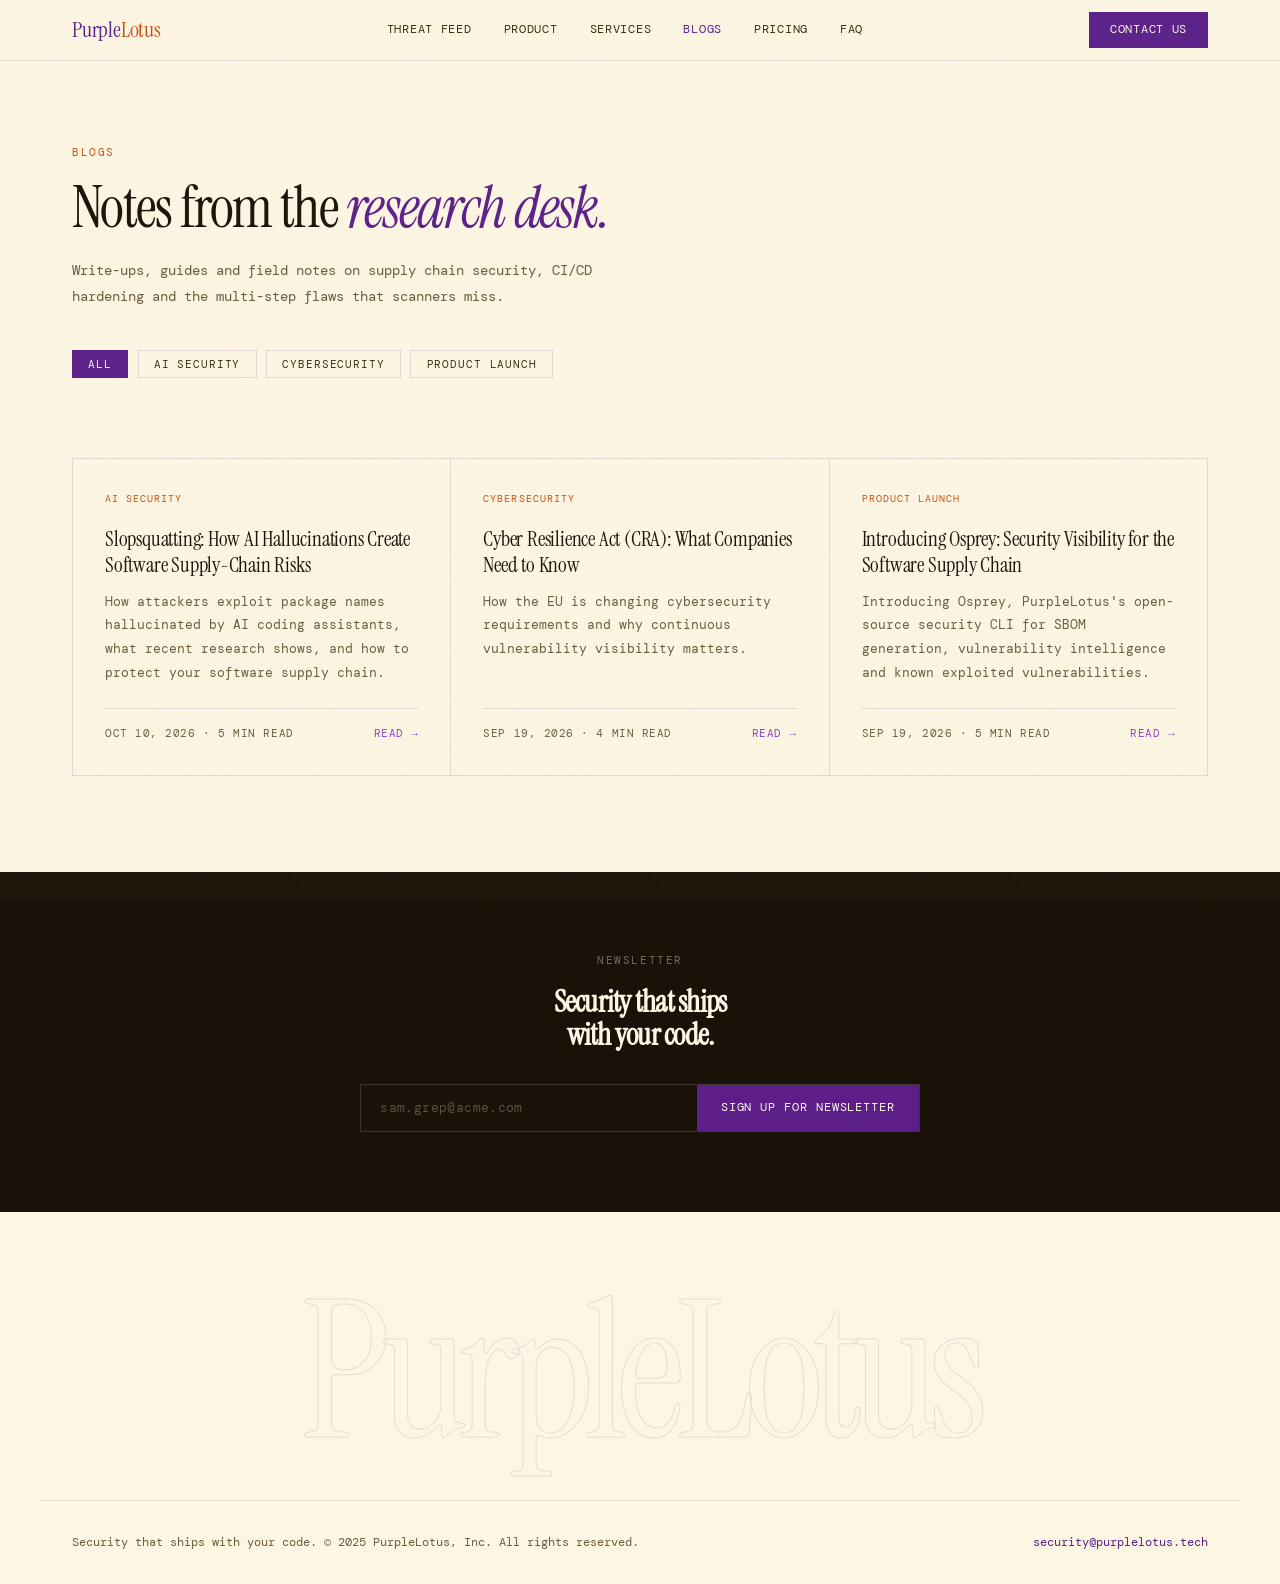
<file: blogs.html>
<!DOCTYPE html>
<html lang="en">
<head>
<meta charset="UTF-8">
<meta name="viewport" content="width=device-width, initial-scale=1.0">
<title>Blogs — PurpleLotus</title>
<meta name="description" content="Research notes, guides and write-ups on supply chain security, CI/CD hardening and business logic flaws from the PurpleLotus team.">
<link rel="preconnect" href="https://fonts.googleapis.com">
<link href="https://fonts.googleapis.com/css2?family=Instrument+Serif:ital@0;1&family=DM+Mono:wght@300;400;500&family=Syne:wght@400;600;700;800&display=swap" rel="stylesheet">
<style>
:root {
      --cream: #fdf6e3;
      --cream-dark: #f5ead0;
      --ink: #1a1208;
      --ink-mid: #3d2e10;
      --purple: #5c1f8a;
      --purple-light: #8b44c8;
      --purple-pale: #ecdff7;
      --orange: #c94f0c;
      --gray-text: #6b5c3e;
      --border: rgba(92,31,138,0.15);
    }
    *, *::before, *::after { box-sizing: border-box; margin: 0; padding: 0; }
    html { scroll-behavior: smooth; }
    body {
      background: var(--cream); color: var(--ink);
      font-family: 'DM Mono', monospace; font-size: 15px;
      line-height: 1.6; overflow-x: hidden;
    }
    body::before {
      content: ''; position: fixed; inset: 0; pointer-events: none; z-index: 9999; opacity: 0.05;
      background-image: url("data:image/svg+xml,%3Csvg xmlns='http://www.w3.org/2000/svg' width='300' height='300'%3E%3Cfilter id='n'%3E%3CfeTurbulence type='fractalNoise' baseFrequency='0.88' numOctaves='4' stitchTiles='stitch'/%3E%3C/filter%3E%3Crect width='300' height='300' filter='url(%23n)' opacity='1'/%3E%3C/svg%3E");
      background-size: 180px 180px;
    }

    /* HEADER */
    header {
      position: fixed; top: 0; left: 0; right: 0; z-index: 100;
      background: rgba(253,246,227,0.93); backdrop-filter: blur(14px);
      -webkit-backdrop-filter: blur(14px); border-bottom: 1px solid var(--border);
    }
    .header-inner {
      max-width: 1200px; margin: 0 auto; padding: 0 2rem;
      height: 60px; display: flex; align-items: center; justify-content: space-between;
    }
    .logo { font-family: 'Instrument Serif', serif; font-size: 1.35rem; color: var(--purple); text-decoration: none; letter-spacing: -0.01em; }
    .logo span { color: var(--orange); }
    nav { display: flex; gap: 2rem; align-items: center; }
    nav a { font-family: 'DM Mono', monospace; font-size: 0.75rem; color: var(--ink-mid); text-decoration: none; letter-spacing: 0.06em; text-transform: uppercase; transition: color 0.2s; }
    nav a:hover { color: var(--purple); }
    .btn-primary { font-family: 'DM Mono', monospace; font-size: 0.75rem; letter-spacing: 0.06em; text-transform: uppercase; background: var(--purple); color: var(--cream); border: none; padding: 0.55rem 1.3rem; cursor: pointer; text-decoration: none; transition: background 0.2s, transform 0.15s; display: inline-block; }
    .btn-primary:hover { background: var(--purple-light); transform: translateY(-1px); }
    .btn-ghost { font-family: 'DM Mono', monospace; font-size: 0.75rem; letter-spacing: 0.06em; text-transform: uppercase; background: transparent; color: var(--ink); border: 1px solid currentColor; padding: 0.55rem 1.3rem; cursor: pointer; text-decoration: none; transition: all 0.2s; display: inline-block; }
    .btn-ghost:hover { color: var(--purple); border-color: var(--purple); }

    /* SECTIONS */
    .section { max-width: 1200px; margin: 0 auto; padding: 6rem 2rem; }
    .section-label { font-family: 'DM Mono', monospace; font-size: 0.68rem; letter-spacing: 0.14em; text-transform: uppercase; color: var(--orange); margin-bottom: 1rem; display: block; }
    .section-title { font-family: 'Instrument Serif', serif; font-size: clamp(1.9rem, 3vw, 2.8rem); line-height: 1.1; letter-spacing: -0.025em; color: var(--ink); margin-bottom: 2rem; }
    .section-title em { font-style: italic; color: var(--purple); }

    /* BLOGS */
.blog-head { display: flex; justify-content: space-between; align-items: flex-end; flex-wrap: wrap; gap: 1.5rem; margin-bottom: 2.5rem; }
.blog-head .section-title { margin-bottom: 0; }
.blog-grid { display: grid; grid-template-columns: repeat(3,1fr); border-top: 1px solid var(--border); border-left: 1px solid var(--border); }
.blog-card { display: flex; flex-direction: column; padding: 2rem; border-right: 1px solid var(--border); border-bottom: 1px solid var(--border); text-decoration: none; color: inherit; background: var(--cream); transition: background 0.2s; animation: blogIn 0.5s ease both; }
a.blog-card:hover { background: var(--purple-pale); }
a.blog-card:hover .blog-arrow { color: var(--purple); transform: translateX(3px); }
.blog-card.is-soon { cursor: default; }
.blog-card.is-filler { background: var(--cream-dark); opacity: 0.55; animation: none; }
.blog-tag { font-family: 'DM Mono', monospace; font-size: 0.65rem; letter-spacing: 0.1em; text-transform: uppercase; color: var(--orange); margin-bottom: 1.1rem; }
.blog-card h3 { font-family: 'Instrument Serif', serif; font-size: 1.3rem; line-height: 1.25; letter-spacing: -0.01em; color: var(--ink); margin-bottom: 0.75rem; font-weight: 400; }
.blog-card p { font-size: 0.82rem; color: var(--gray-text); line-height: 1.8; margin-bottom: 1.5rem; }
.blog-meta { margin-top: auto; display: flex; justify-content: space-between; align-items: center; gap: 1rem; font-size: 0.68rem; letter-spacing: 0.05em; text-transform: uppercase; color: var(--gray-text); padding-top: 1rem; border-top: 1px solid var(--border); }
.blog-arrow { color: var(--purple-light); transition: transform 0.2s, color 0.2s; white-space: nowrap; }
.blog-empty { grid-column: 1 / -1; padding: 3rem 1.5rem; text-align: center; font-size: 0.85rem; color: var(--gray-text); border-right: 1px solid var(--border); border-bottom: 1px solid var(--border); }
@keyframes blogIn { from { opacity: 0; transform: translateY(12px); } to { opacity: 1; transform: none; } }


/* BLOG PAGE */
.page-hero { max-width: 1200px; margin: 0 auto; padding: 9rem 2rem 3rem; }
.page-title { font-family: 'Instrument Serif', serif; font-size: clamp(2.6rem, 4.5vw, 4rem); line-height: 1.07; letter-spacing: -0.03em; color: var(--ink); font-weight: 400; max-width: 760px; margin-bottom: 1.2rem; }
.page-title em { font-style: italic; color: var(--purple); }
.page-sub { font-size: 0.87rem; color: var(--gray-text); max-width: 520px; line-height: 1.85; }
.filter-row { display: flex; gap: 0.6rem; flex-wrap: wrap; margin: 2.5rem 0 2rem; }
.chip { font-family: 'DM Mono', monospace; font-size: 0.68rem; letter-spacing: 0.08em; text-transform: uppercase; border: 1px solid var(--border); background: var(--cream); color: var(--ink-mid); padding: 0.4rem 0.95rem; cursor: pointer; transition: all 0.2s; }
.chip:hover { border-color: var(--purple); color: var(--purple); }
.chip.active { background: var(--purple); border-color: var(--purple); color: var(--cream); }
.blog-section { max-width: 1200px; margin: 0 auto; padding: 0 2rem 6rem; }
nav a.active { color: var(--purple); }
/* NEWSLETTER */
    .newsletter-section { background: var(--ink); padding: 5rem 2rem; }
    .newsletter-inner { max-width: 560px; margin: 0 auto; text-align: center; }
    .newsletter-inner .section-label { color: rgba(253,246,227,0.4); }
    .newsletter-inner .section-title { color: var(--cream); font-size: 1.9rem; margin-top: 0.5rem; }
    .newsletter-form { display: flex; margin-top: 2rem; border: 1px solid rgba(255,255,255,0.15); }
    .newsletter-form input { flex: 1; background: transparent; border: none; outline: none; padding: 0.9rem 1.2rem; font-family: 'DM Mono', monospace; font-size: 0.82rem; color: var(--cream); letter-spacing: 0.03em; }
    .newsletter-form input::placeholder { color: rgba(253,246,227,0.28); }
    .newsletter-form button { background: var(--purple); border: none; color: var(--cream); padding: 0.9rem 1.5rem; font-family: 'DM Mono', monospace; font-size: 0.72rem; letter-spacing: 0.08em; text-transform: uppercase; cursor: pointer; transition: background 0.2s; white-space: nowrap; }
    .newsletter-form button:hover { background: var(--purple-light); }

    /* WORDMARK + FOOTER */
    .wordmark-section { padding: 4rem 2rem 2rem; text-align: center; overflow: hidden; }
    .big-wordmark { font-family: 'Instrument Serif', serif; font-size: clamp(4rem, 15vw, 14rem); letter-spacing: -0.05em; line-height: 1; color: transparent; -webkit-text-stroke: 1px var(--purple); opacity: 0.12; user-select: none; }
    footer { border-top: 1px solid var(--border); padding: 2rem; display: flex; justify-content: space-between; align-items: center; max-width: 1200px; margin: 0 auto; }
    footer p { font-size: 0.74rem; color: var(--gray-text); }
    footer a { color: var(--purple); text-decoration: none; }

    /* SCROLL REVEAL */
    .reveal { opacity: 0; transform: translateY(22px); transition: opacity 0.65s ease, transform 0.65s ease; }
    .reveal.visible { opacity: 1; transform: none; }

    @media (max-width: 768px) {
.blog-grid { grid-template-columns: 1fr; }
.blog-card.is-filler { display: none; }
nav { display: none; }
.page-hero { padding-top: 6.5rem; }
}
</style>
<link rel="stylesheet" href="responsive.css">
</head>
<body>

<!-- HEADER -->
<header>
<div class="header-inner">
<a href="/" class="logo">Purple<span>Lotus</span></a>
<nav id="site-nav">
<a href="/threat-feed">Threat Feed</a>
<a href="/#product">Product</a>
<a href="/#services">Services</a>
<a href="/blogs" class="active">Blogs</a>
<a href="/#pricing">Pricing</a>
<a href="/#faq">FAQ</a>
</nav>
<a href="mailto:security@purplelotus.tech" class="btn-primary">Contact Us</a>
<button type="button" class="nav-toggle" aria-label="Open menu" aria-expanded="false" aria-controls="site-nav"><span></span><span></span><span></span></button>
</div>
</header>

<!-- PAGE HERO -->
<section class="page-hero">
<span class="section-label">Blogs</span>
<h1 class="page-title">Notes from the <em>research desk.</em></h1>
<p class="page-sub">Write-ups, guides and field notes on supply chain security, CI/CD hardening and the multi-step flaws that scanners miss.</p>
<div class="filter-row" id="filters"></div>
</section>

<!-- POSTS -->
<section class="blog-section">
<div class="blog-grid" id="blog-list">
<div class="blog-empty">Loading posts&hellip;</div>
</div>
</section>

<!-- NEWSLETTER -->
<div class="newsletter-section">
<div class="newsletter-inner">
<span class="section-label">Newsletter</span>
<h2 class="section-title">Security that ships<br>with your code.</h2>
<div class="newsletter-form">
<input type="email" placeholder="sam.grep@acme.com">
<button>Sign Up for Newsletter</button>
</div>
</div>
</div>

<!-- WORDMARK -->
<div class="wordmark-section">
<div class="big-wordmark">PurpleLotus</div>
</div>

<!-- FOOTER -->
<footer>
<p>Security that ships with your code. © 2025 PurpleLotus, Inc. All rights reserved.</p>
<p><a href="mailto:security@purplelotus.tech">security@purplelotus.tech</a></p>
</footer>

<script>
// BLOGS — shared card renderer, reads data/blogs.json
window.PLBlogs = (function () {
  const esc = (s) => String(s ?? '').replace(/[&<>"']/g, (c) => ({ '&': '&amp;', '<': '&lt;', '>': '&gt;', '"': '&quot;', "'": '&#39;' }[c]));
  const safeUrl = (u) => (/^(https?:\/\/|\/|[\w-]+(\.html)?(#.*)?$)/.test(u || '') ? u : '');
  const fmt = (iso) => { try { return new Date(iso).toLocaleDateString(undefined, { year: 'numeric', month: 'short', day: 'numeric' }); } catch (e) { return iso || ''; } };
  const card = (p, i) => {
    const url = safeUrl(p.url);
    const ext = /^https?:\/\//.test(url) ? ' target="_blank" rel="noopener"' : '';
    const inner = `
      <span class="blog-tag">${esc(p.tag || 'Blog')}</span>
      <h3>${esc(p.title)}</h3>
      <p>${esc(p.excerpt)}</p>
      <div class="blog-meta"><span>${esc(fmt(p.date))}${p.read_time ? ' · ' + esc(p.read_time) : ''}</span><span class="blog-arrow">${url ? 'Read →' : 'Coming soon'}</span></div>`;
    const delay = `style="animation-delay:${i * 60}ms"`;
    return url ? `<a class="blog-card" href="${esc(url)}"${ext} ${delay}>${inner}</a>` : `<div class="blog-card is-soon" ${delay}>${inner}</div>`;
  };
  const load = () => fetch('/data/blogs.json', { cache: 'no-store' })
    .then((r) => { if (!r.ok) throw new Error('blogs.json ' + r.status); return r.json(); })
    .then((d) => (d.posts || []).slice().sort((a, b) => new Date(b.date) - new Date(a.date)));
  const cards = (list) => list.map(card).join('') + '<div class="blog-card is-filler" aria-hidden="true"></div>'.repeat((3 - (list.length % 3)) % 3);
  return { card, cards, load, esc };
})();

(function initBlogPage() {
  const listEl = document.getElementById('blog-list');
  const filtersEl = document.getElementById('filters');
  let posts = [];
  let active = 'All';

  const draw = () => {
    const shown = active === 'All' ? posts : posts.filter((p) => (p.tag || 'Blog') === active);
    listEl.innerHTML = shown.length
      ? PLBlogs.cards(shown)
      : '<div class="blog-empty">No posts in this category yet.</div>';
    filtersEl.querySelectorAll('.chip').forEach((c) => c.classList.toggle('active', c.dataset.tag === active));
  };

  PLBlogs.load().then((data) => {
    posts = data;
    if (!posts.length) {
      listEl.innerHTML = '<div class="blog-empty">No posts yet. Check back soon.</div>';
      return;
    }
    const tags = ['All', ...new Set(posts.map((p) => p.tag || 'Blog'))];
    filtersEl.innerHTML = tags.map((t) => `<button class="chip" data-tag="${PLBlogs.esc(t)}">${PLBlogs.esc(t)}</button>`).join('');
    filtersEl.addEventListener('click', (e) => {
      const b = e.target.closest('.chip');
      if (!b) return;
      active = b.dataset.tag;
      draw();
    });
    draw();
  }).catch((err) => {
    console.error(err);
    listEl.innerHTML = '<div class="blog-empty">Couldn\'t load posts right now. Try refreshing.</div>';
  });
})();
</script>
<script src="nav.js"></script>
</body>
</html>
</file>
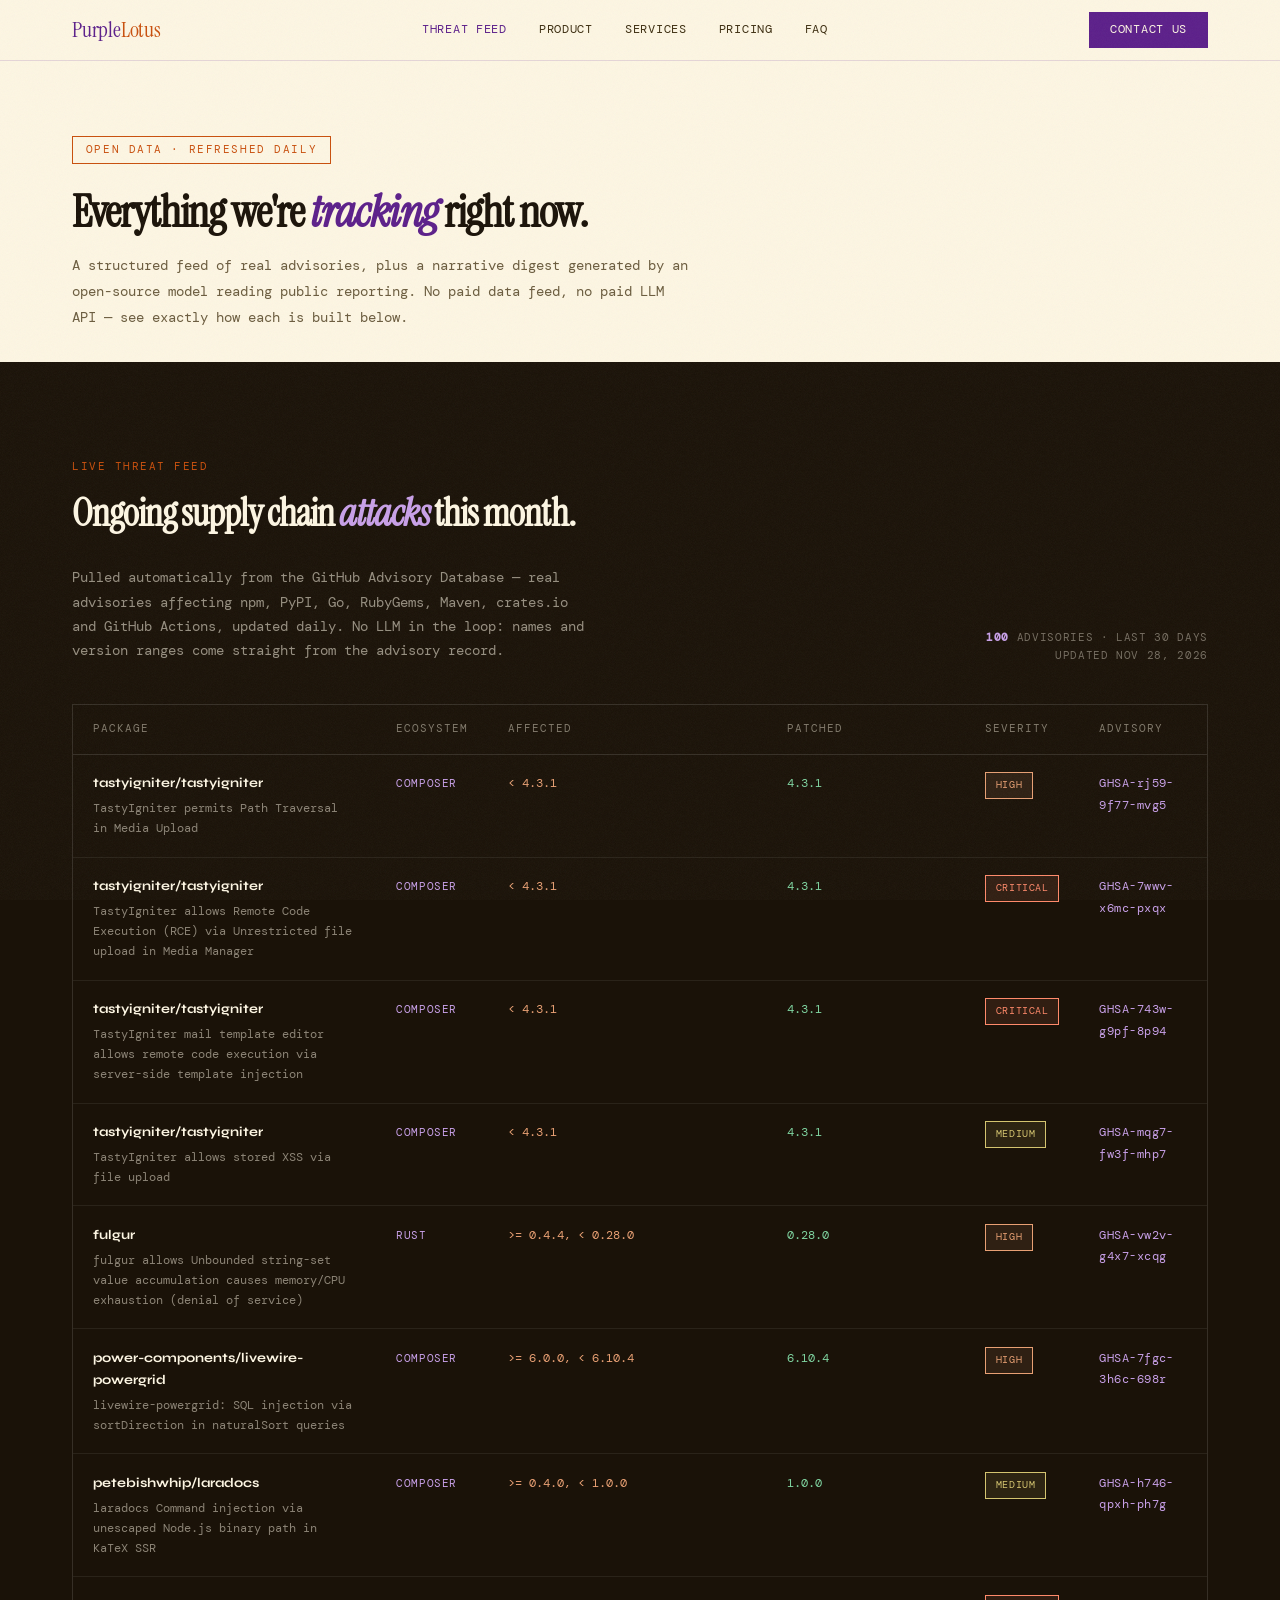
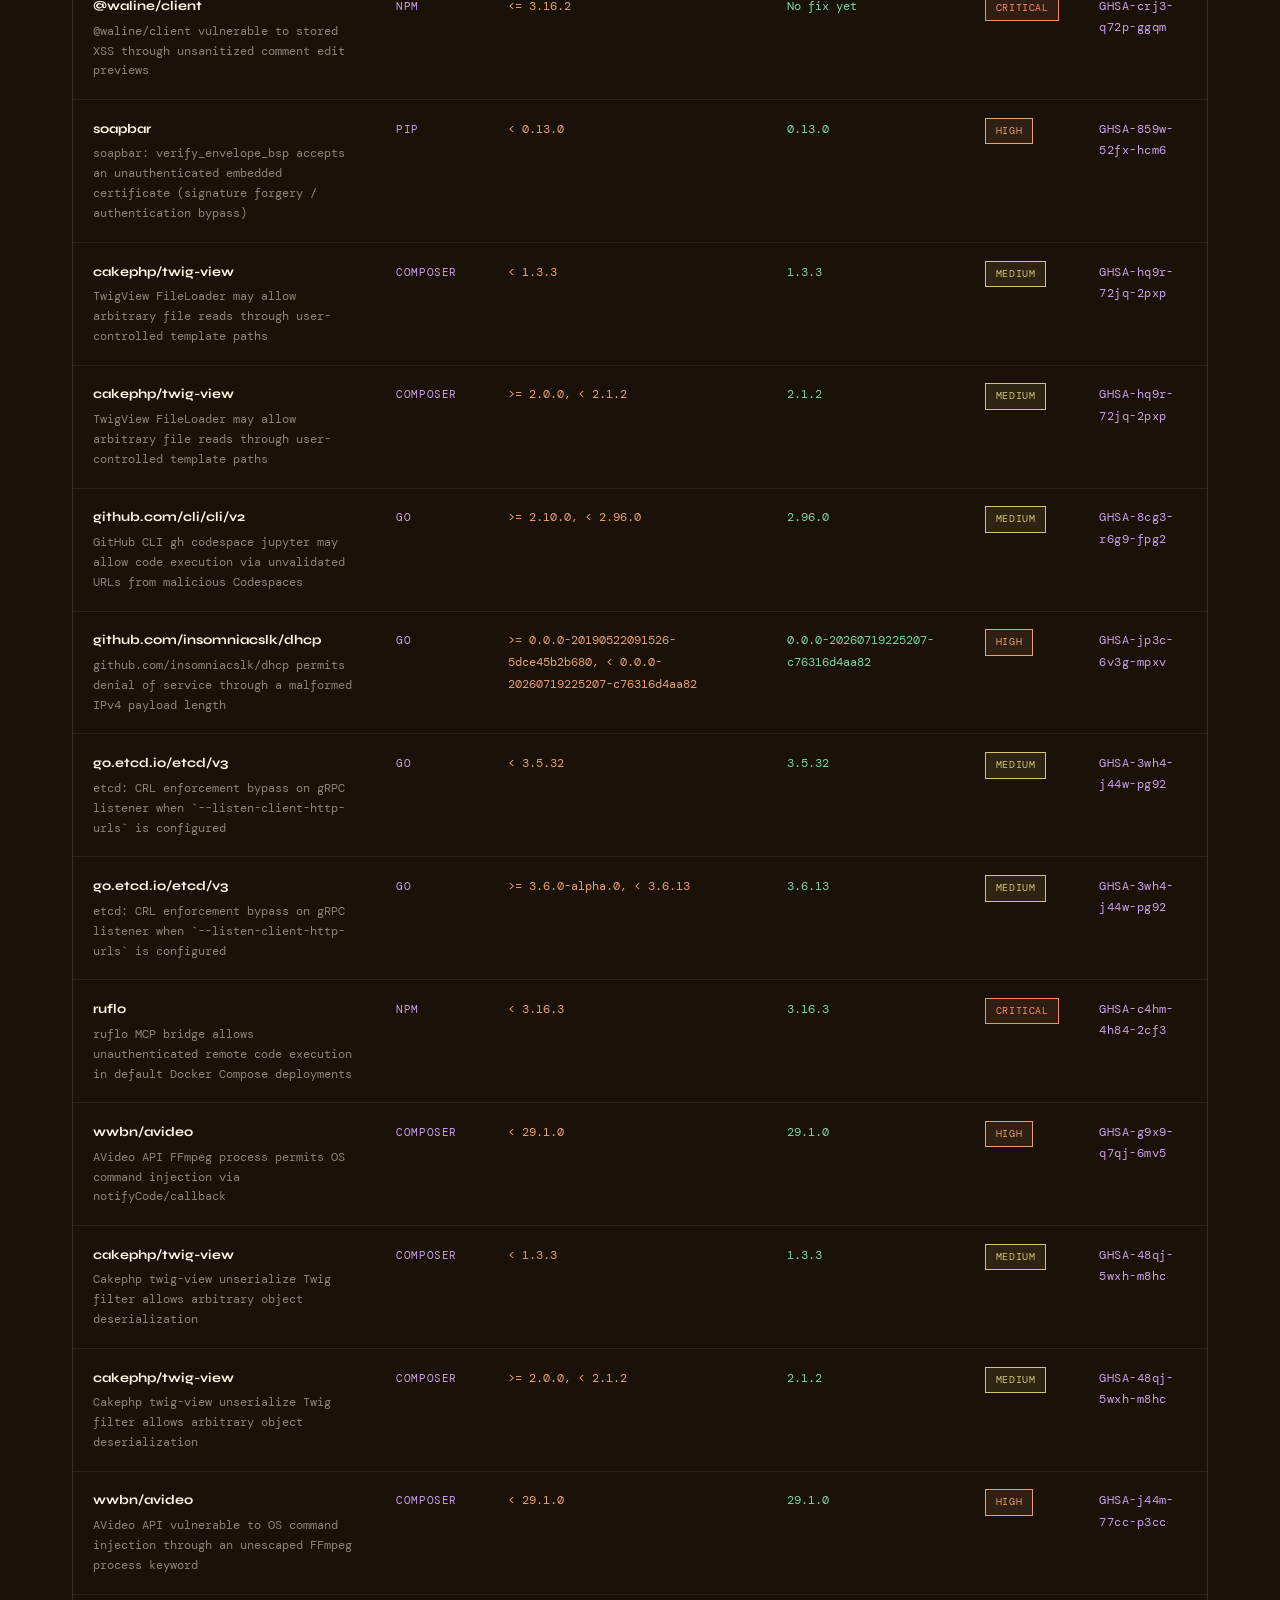
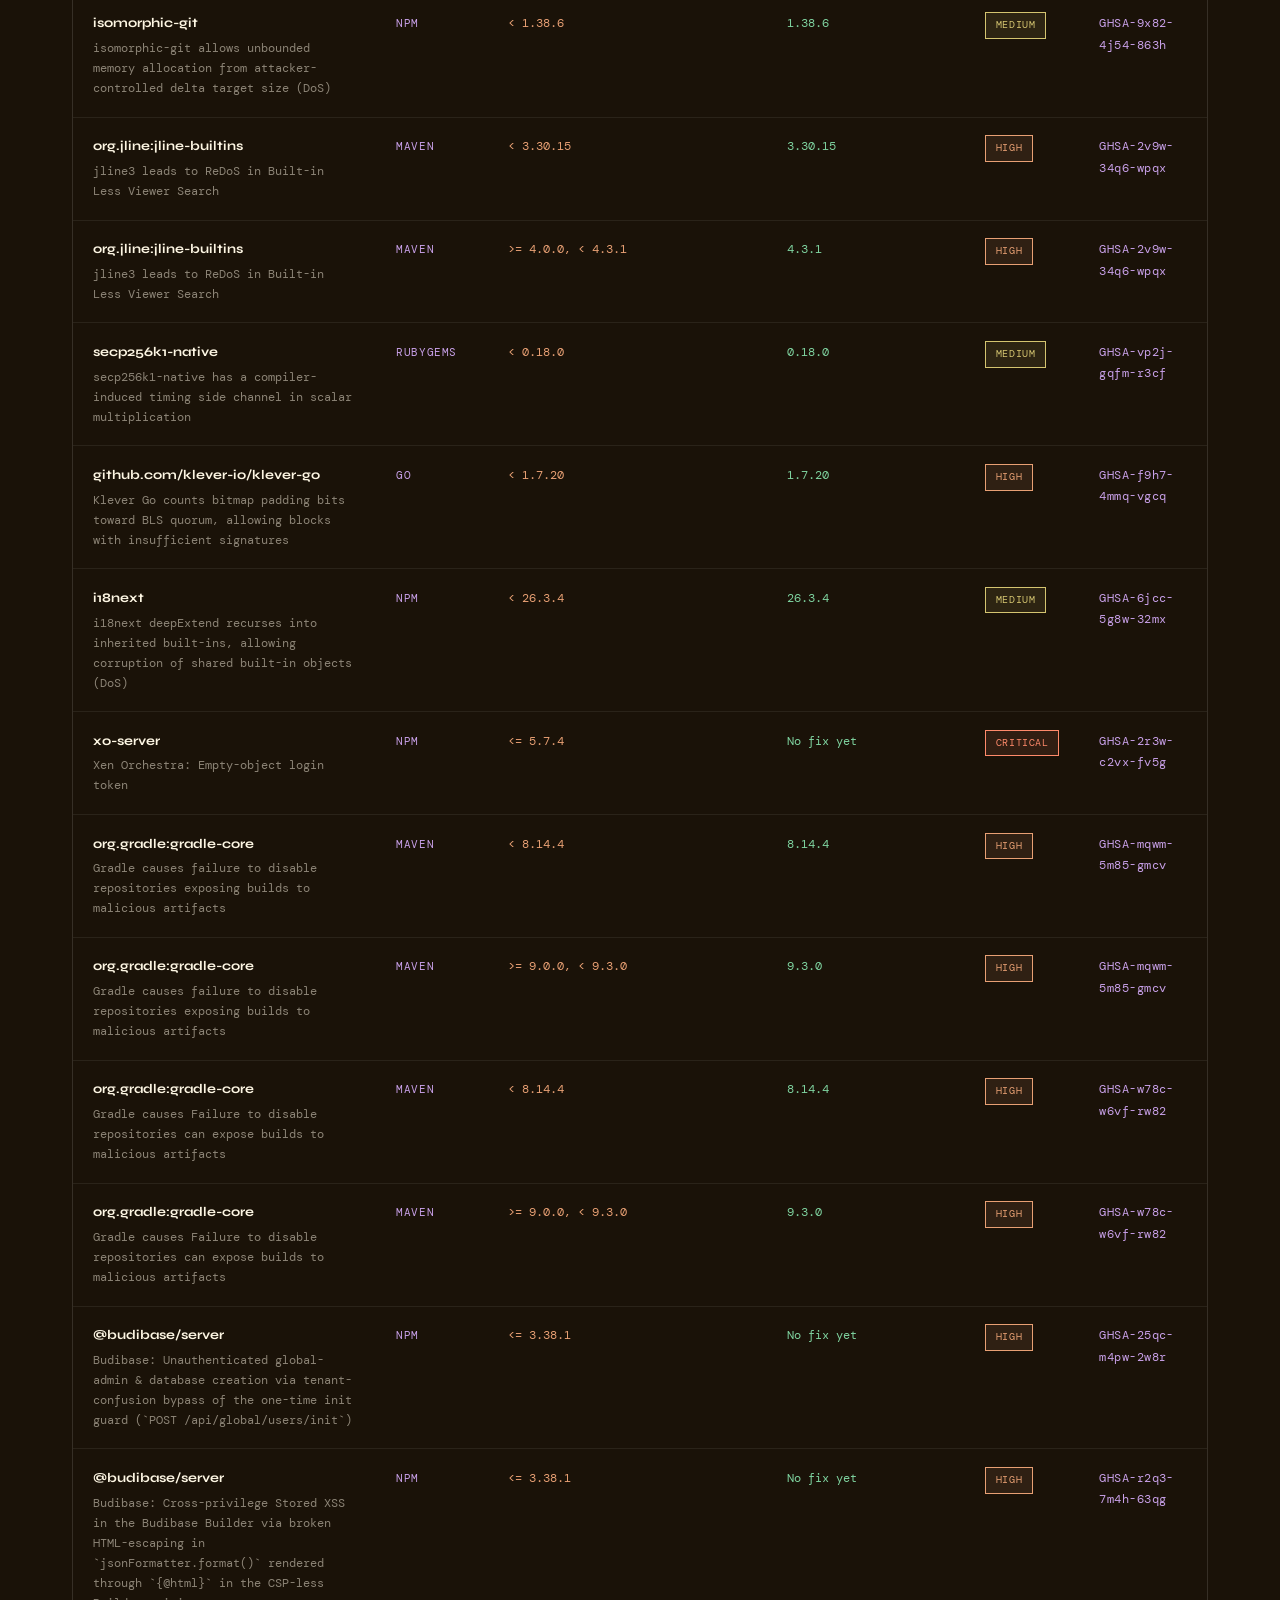
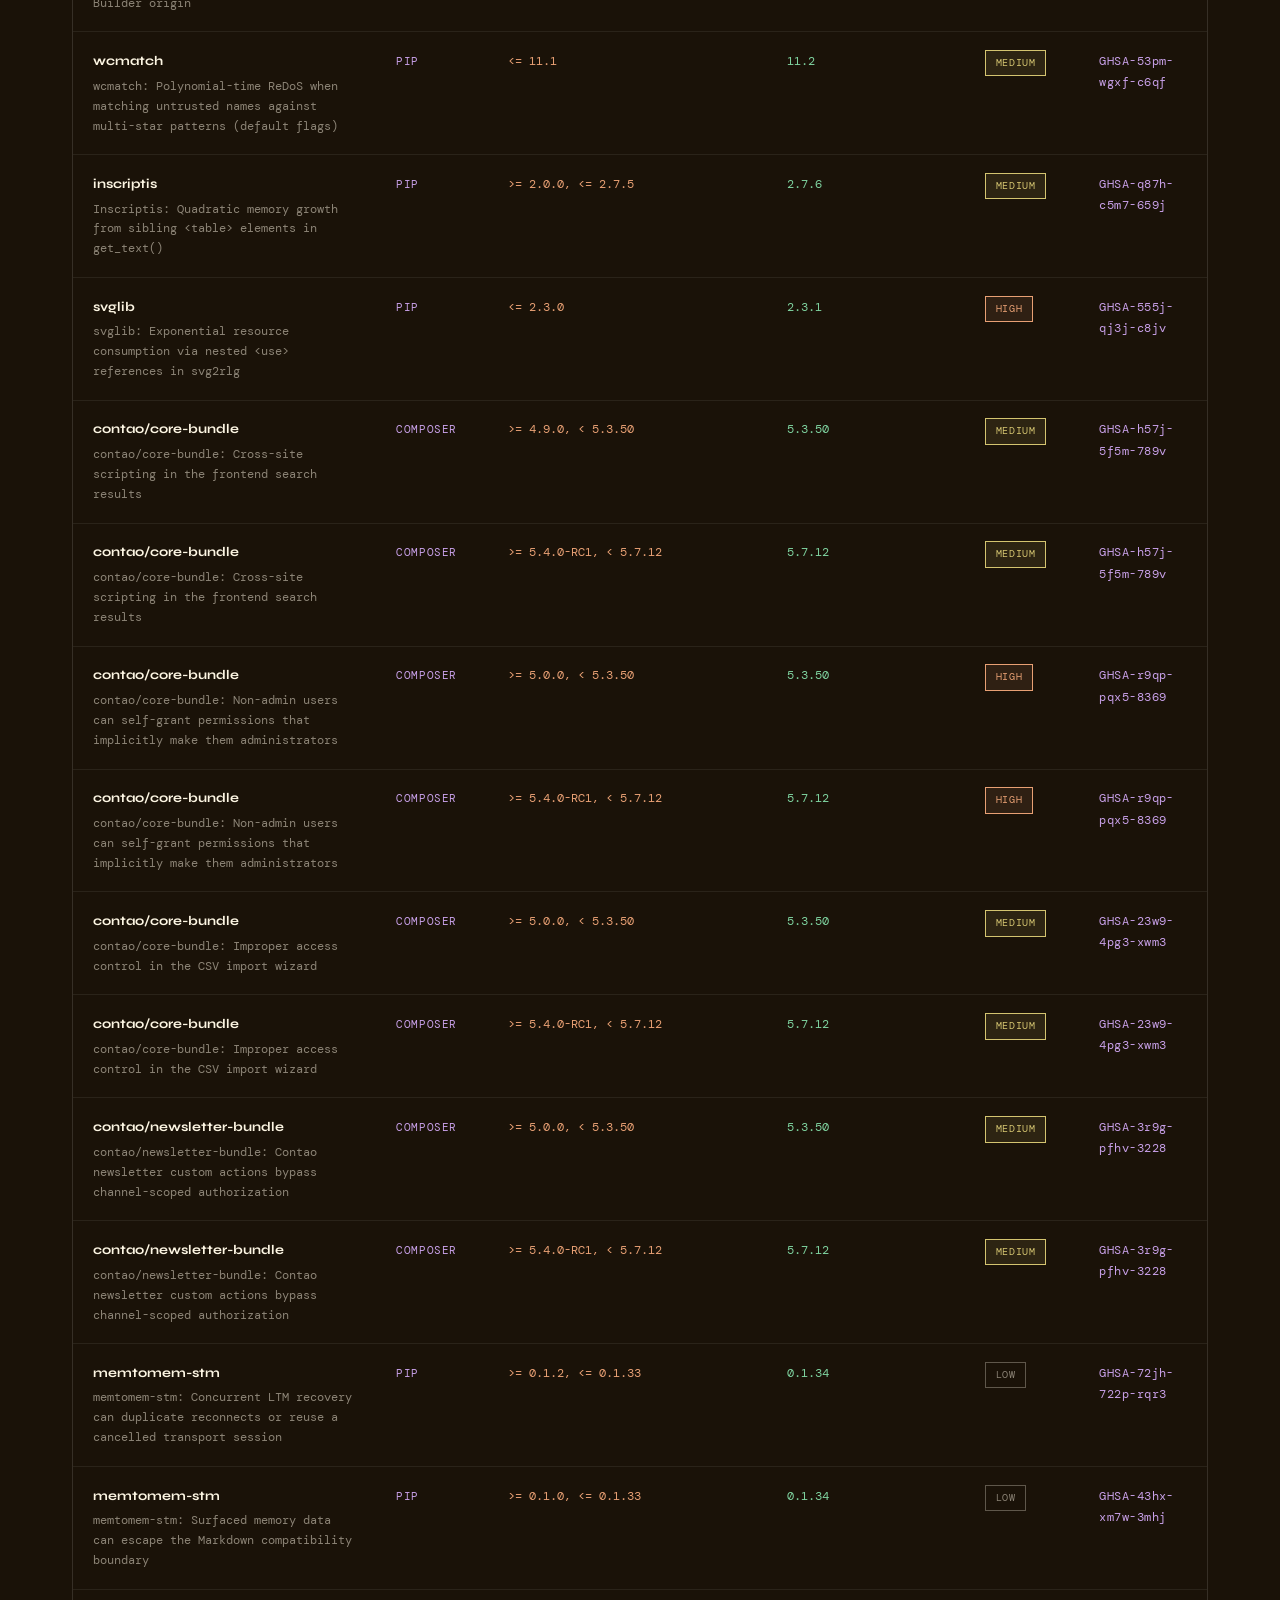
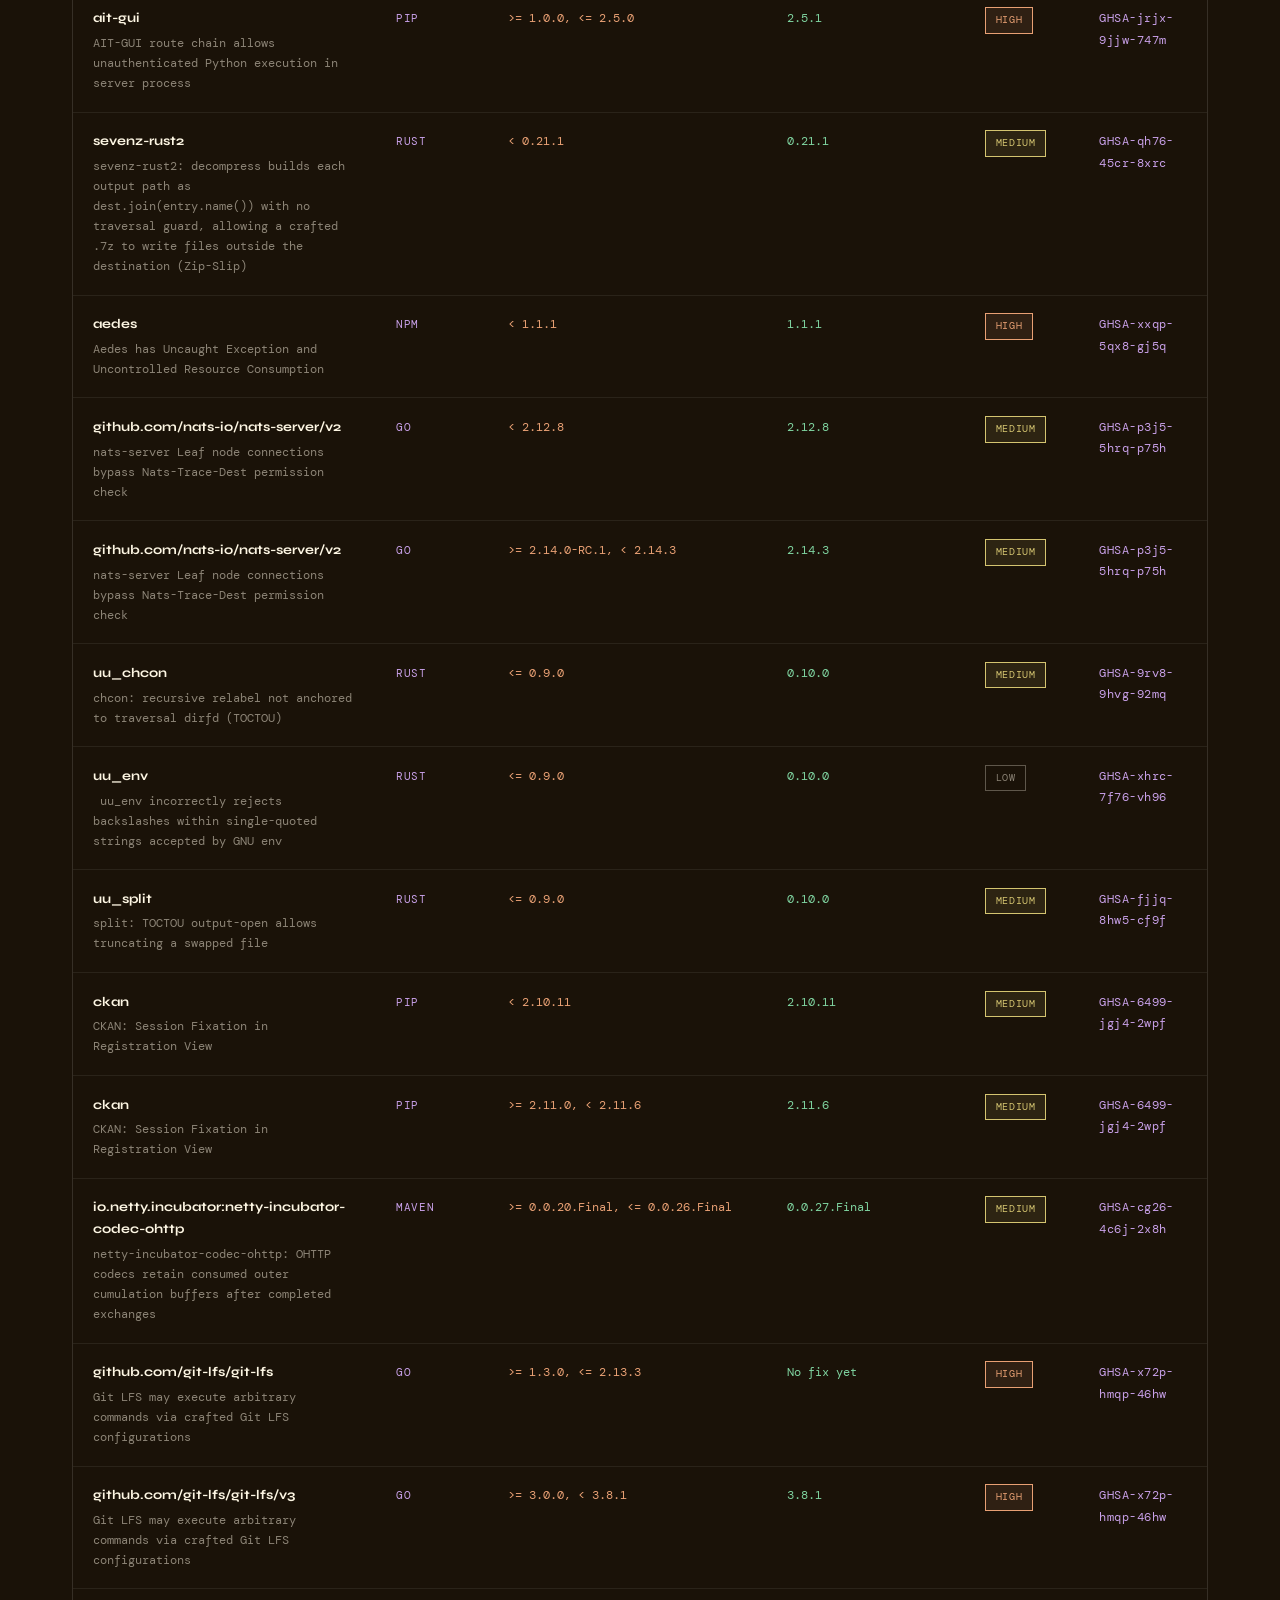
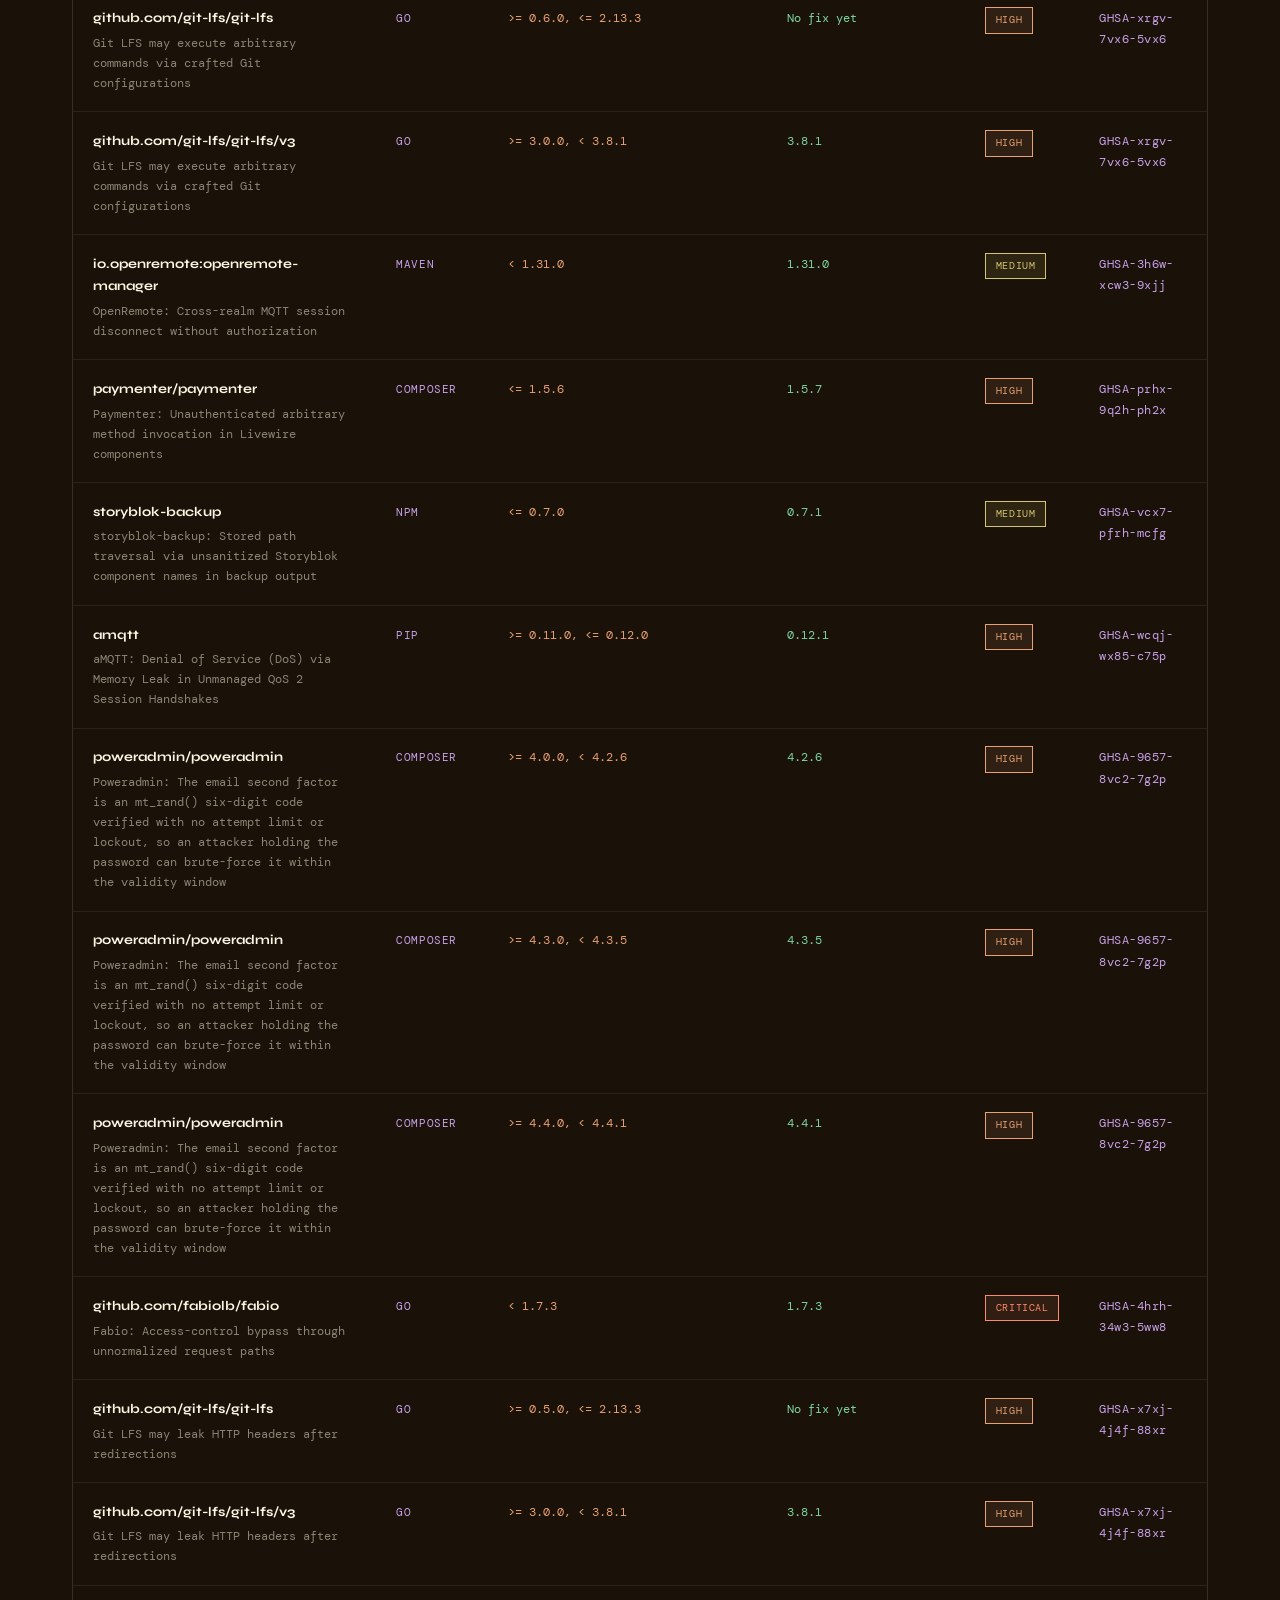
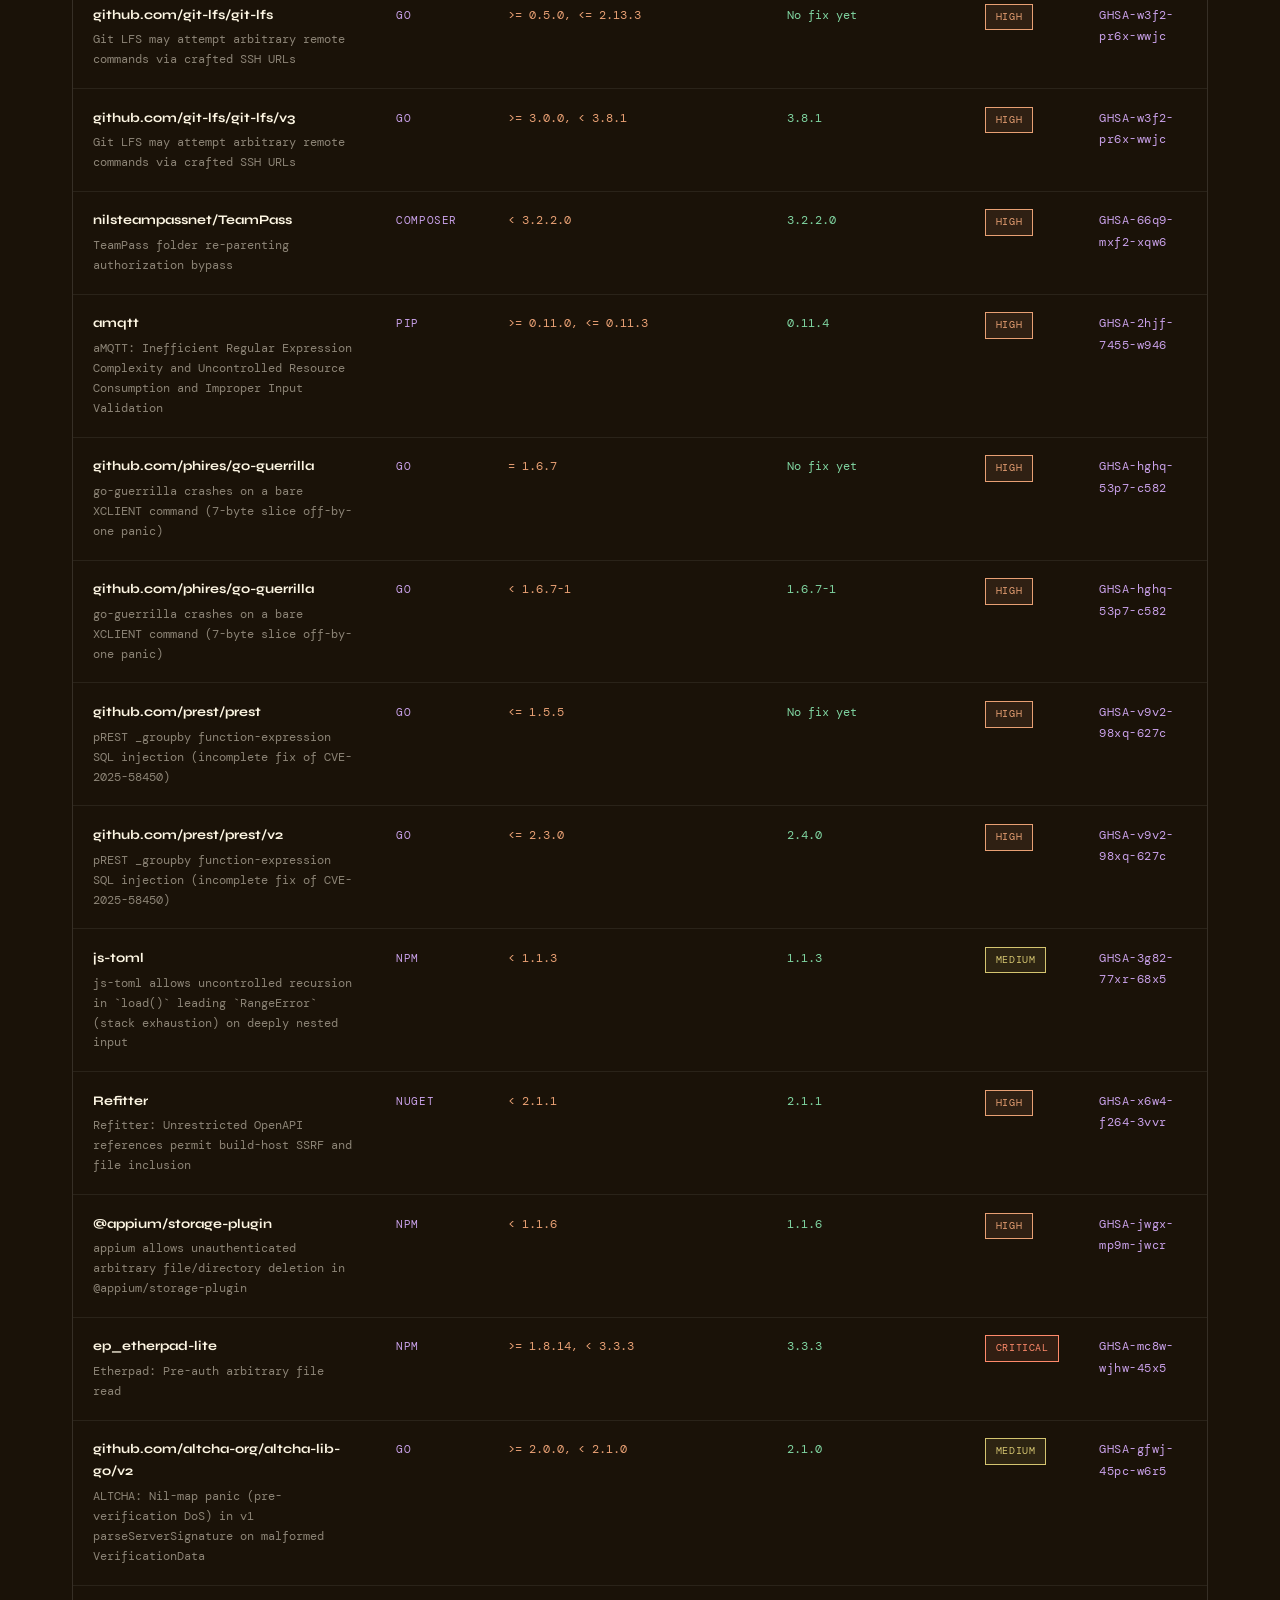
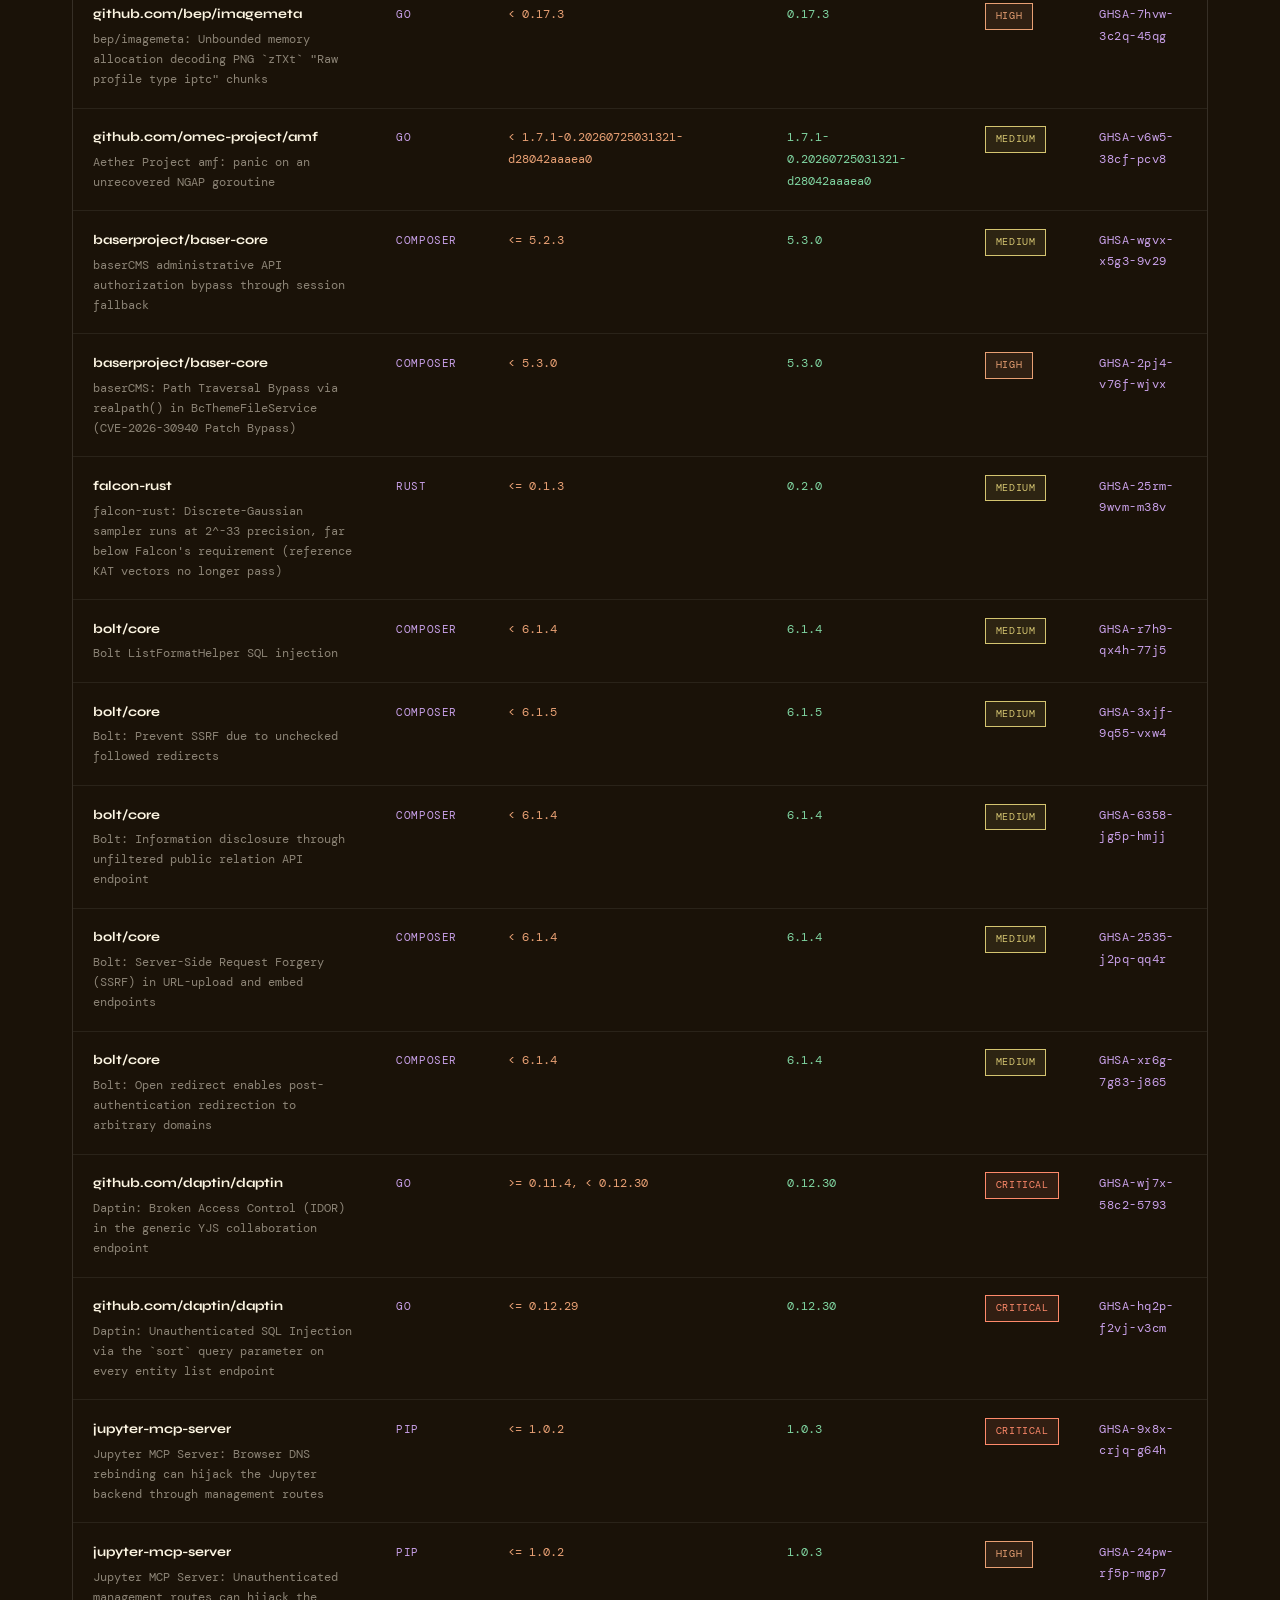
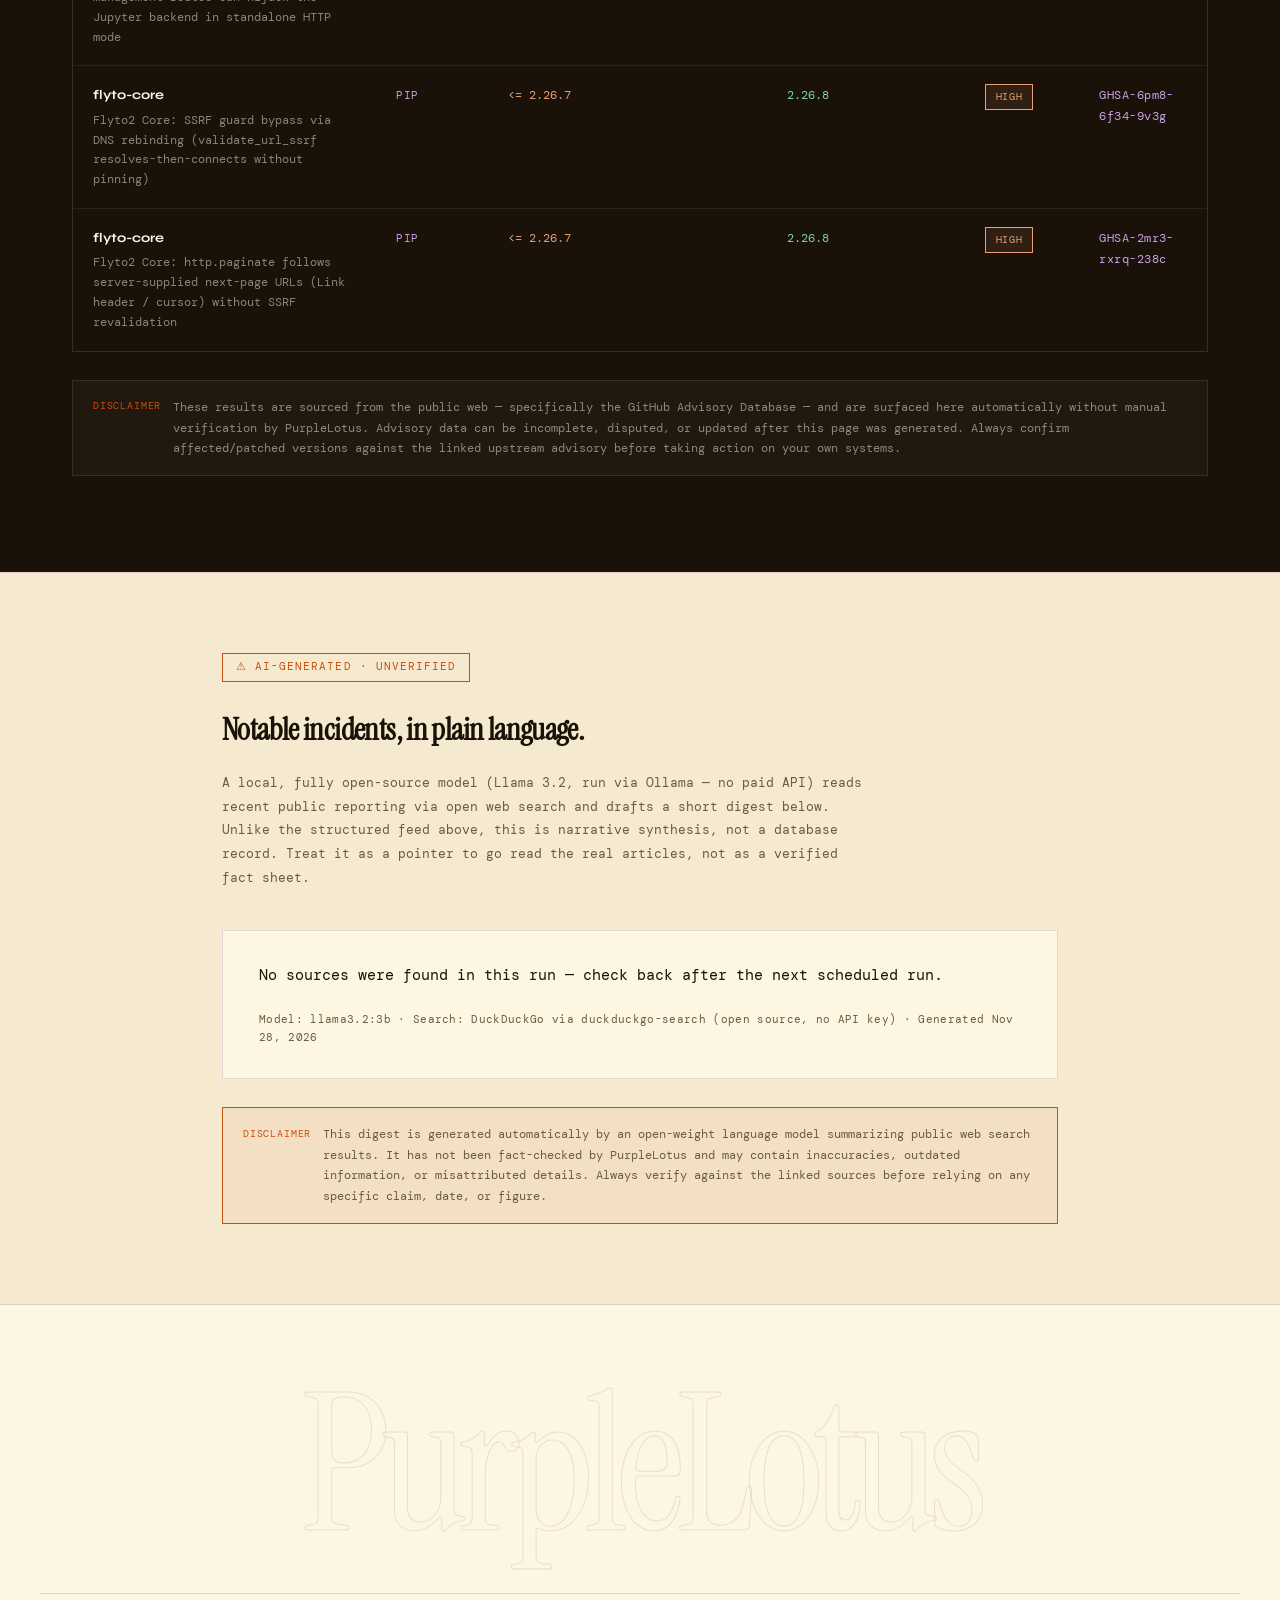
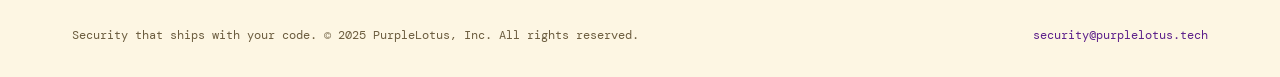
<file: threat-feed.html>
<!DOCTYPE html>
<html lang="en">
<head>
  <meta charset="UTF-8">
  <meta name="viewport" content="width=device-width, initial-scale=1.0">
  <title>Threat Feed — PurpleLotus</title>
  <link rel="preconnect" href="https://fonts.googleapis.com">
  <link href="https://fonts.googleapis.com/css2?family=Instrument+Serif:ital@0;1&family=DM+Mono:wght@300;400;500&family=Syne:wght@400;600;700;800&display=swap" rel="stylesheet">
  <link rel="stylesheet" href="style.css">
  <style>
    /* PAGE INTRO — lighter version of the homepage hero, just enough context */
    .feed-page-intro { max-width: 1200px; margin: 0 auto; padding: 8.5rem 2rem 2rem; }
    .feed-page-intro .hero-tag { font-family: 'DM Mono', monospace; font-size: 0.7rem; letter-spacing: 0.14em; text-transform: uppercase; color: var(--orange); border: 1px solid var(--orange); padding: 0.25rem 0.8rem; display: inline-block; margin-bottom: 1.5rem; }
    .feed-page-intro h1 { font-family: 'Instrument Serif', serif; font-size: clamp(2rem, 3.5vw, 3rem); line-height: 1.1; letter-spacing: -0.03em; color: var(--ink); margin-bottom: 1rem; }
    .feed-page-intro h1 em { font-style: italic; color: var(--purple); }
    .feed-page-intro p { font-size: 0.87rem; color: var(--gray-text); max-width: 620px; line-height: 1.85; }
  </style>
<link rel="stylesheet" href="responsive.css">
</head>
<body>

  <!-- HEADER -->
  <header>
    <div class="header-inner">
      <a href="/" class="logo">Purple<span>Lotus</span></a>
      <nav id="site-nav">
        <a href="/threat-feed" class="active">Threat Feed</a>
        <a href="/#product">Product</a>
        <a href="/#services">Services</a>
        <a href="/#pricing">Pricing</a>
        <a href="/#faq">FAQ</a>
      </nav>
      <a href="mailto:security@purplelotus.tech" class="btn-primary">Contact Us</a>
      <button type="button" class="nav-toggle" aria-label="Open menu" aria-expanded="false" aria-controls="site-nav"><span></span><span></span><span></span></button>
    </div>
  </header>

  <!-- PAGE INTRO -->
  <div class="feed-page-intro">
    <div class="hero-tag reveal">Open Data · Refreshed Daily</div>
    <h1 class="reveal">Everything we're <em>tracking</em> right now.</h1>
    <p class="reveal">A structured feed of real advisories, plus a narrative digest generated by an open-source model reading public reporting. No paid data feed, no paid LLM API — see exactly how each is built below.</p>
  </div>

  <!-- THREAT FEED -->
  <div class="feed-section" id="threat-feed">
    <div class="feed-inner">
      <div class="feed-head-row">
        <div>
          <span class="section-label reveal">Live Threat Feed</span>
          <h2 class="section-title reveal">Ongoing supply chain <em>attacks</em> this month.</h2>
          <p class="feed-sub reveal">Pulled automatically from the GitHub Advisory Database — real advisories affecting npm, PyPI, Go, RubyGems, Maven, crates.io and GitHub Actions, updated daily. No LLM in the loop: names and version ranges come straight from the advisory record.</p>
        </div>
        <div class="feed-meta reveal" id="feed-meta">Loading feed status…</div>
      </div>

      <div class="feed-table-wrap reveal">
        <table class="feed-table">
          <thead>
            <tr>
              <th>Package</th>
              <th>Ecosystem</th>
              <th>Affected</th>
              <th>Patched</th>
              <th>Severity</th>
              <th>Advisory</th>
            </tr>
          </thead>
          <tbody id="feed-rows">
            <tr><td colspan="6" class="feed-loading">Fetching latest advisories…</td></tr>
          </tbody>
        </table>
      </div>

      <div class="feed-disclaimer reveal">
        <span class="flag">Disclaimer</span>
        <p>These results are sourced from the public web — specifically the GitHub Advisory Database — and are surfaced here automatically without manual verification by PurpleLotus. Advisory data can be incomplete, disputed, or updated after this page was generated. Always confirm affected/patched versions against the linked upstream advisory before taking action on your own systems.</p>
      </div>
    </div>
  </div>

  <!-- AI INCIDENT DIGEST -->
  <div class="digest-section" id="incident-digest">
    <div class="digest-inner">
      <span class="digest-badge reveal">⚠ AI-Generated · Unverified</span>
      <h2 class="digest-title reveal">Notable incidents, in plain language.</h2>
      <p class="digest-sub reveal">A local, fully open-source model (Llama 3.2, run via Ollama — no paid API) reads recent public reporting via open web search and drafts a short digest below. Unlike the structured feed above, this is narrative synthesis, not a database record. Treat it as a pointer to go read the real articles, not as a verified fact sheet.</p>

      <div class="digest-body reveal" id="digest-body">
        <p class="digest-loading">Loading digest…</p>
      </div>

      <div class="digest-disclaimer reveal">
        <span class="flag">Disclaimer</span>
        <p>This digest is generated automatically by an open-weight language model summarizing public web search results. It has not been fact-checked by PurpleLotus and may contain inaccuracies, outdated information, or misattributed details. Always verify against the linked sources before relying on any specific claim, date, or figure.</p>
      </div>
    </div>
  </div>

  <!-- WORDMARK -->
  <div class="wordmark-section">
    <div class="big-wordmark">PurpleLotus</div>
  </div>

  <!-- FOOTER -->
  <footer>
    <p>Security that ships with your code. © 2025 PurpleLotus, Inc. All rights reserved.</p>
    <p><a href="mailto:security@purplelotus.tech">security@purplelotus.tech</a></p>
  </footer>

  <script>
    // Scroll reveal
    const io = new IntersectionObserver((entries) => {
      entries.forEach(e => {
        if (e.isIntersecting) { e.target.classList.add('visible'); io.unobserve(e.target); }
      });
    }, { threshold: 0.07 });
    document.querySelectorAll('.reveal').forEach(el => io.observe(el));

    // THREAT FEED — fetches the static JSON generated by the daily GitHub Action
    (function loadThreatFeed() {
      const rowsEl = document.getElementById('feed-rows');
      const metaEl = document.getElementById('feed-meta');

      const sevClass = (sev) => {
        const s = (sev || 'unknown').toLowerCase();
        return ['critical', 'high', 'moderate', 'medium', 'low'].includes(s) ? s : 'unknown';
      };

      const escapeHtml = (str) => String(str ?? '').replace(/[&<>"']/g, (c) => (
        { '&': '&amp;', '<': '&lt;', '>': '&gt;', '"': '&quot;', "'": '&#39;' }[c]
      ));

      const fmtDate = (iso) => {
        if (!iso) return '—';
        try {
          return new Date(iso).toLocaleDateString(undefined, { year: 'numeric', month: 'short', day: 'numeric' });
        } catch (e) { return iso; }
      };

      fetch('data/attacks.json', { cache: 'no-store' })
        .then((r) => {
          if (!r.ok) throw new Error('Feed request failed: ' + r.status);
          return r.json();
        })
        .then((data) => {
          const advisories = data.advisories || [];

          metaEl.innerHTML = `<strong>${advisories.length}</strong> advisories &middot; last ${data.window_days || 30} days<br>updated ${fmtDate(data.generated_at)}`;

          if (!advisories.length) {
            rowsEl.innerHTML = '<tr><td colspan="6" class="feed-empty">No advisories matched the current window. Check back soon.</td></tr>';
            return;
          }

          rowsEl.innerHTML = advisories.map((a) => `
            <tr>
              <td data-label="Package">
                <span class="feed-pkg">${escapeHtml(a.name)}</span>
                <span class="feed-summary">${escapeHtml(a.summary || '')}</span>
              </td>
              <td data-label="Ecosystem"><span class="feed-eco">${escapeHtml(a.ecosystem)}</span></td>
              <td data-label="Affected"><span class="feed-version affected">${escapeHtml(a.affected_range)}</span></td>
              <td data-label="Patched"><span class="feed-version patched">${escapeHtml(a.patched_version)}</span></td>
              <td data-label="Severity"><span class="feed-sev ${sevClass(a.severity)}">${escapeHtml(a.severity)}</span></td>
              <td data-label="Advisory">${a.source_url ? `<a class="feed-link" href="${escapeHtml(a.source_url)}" target="_blank" rel="noopener">${escapeHtml(a.ghsa_id || 'View →')}</a>` : '—'}</td>
            </tr>
          `).join('');
        })
        .catch((err) => {
          console.error(err);
          rowsEl.innerHTML = '<tr><td colspan="6" class="feed-empty">Couldn\'t load the threat feed right now. Try refreshing, or view advisories directly at github.com/advisories.</td></tr>';
          metaEl.textContent = 'Feed unavailable';
        });
    })();

    // AI INCIDENT DIGEST — fetches the static JSON generated by the
    // separate, open-source search + local-LLM workflow
    (function loadIncidentDigest() {
      const bodyEl = document.getElementById('digest-body');

      const escapeHtml = (str) => String(str ?? '').replace(/[&<>"']/g, (c) => (
        { '&': '&amp;', '<': '&lt;', '>': '&gt;', '"': '&quot;', "'": '&#39;' }[c]
      ));

      const fmtDate = (iso) => {
        if (!iso) return '—';
        try {
          return new Date(iso).toLocaleDateString(undefined, { year: 'numeric', month: 'short', day: 'numeric' });
        } catch (e) { return iso; }
      };

      // Minimal, deliberately dumb markdown: only handles "- bullet" lines,
      // which is all the model is prompted to produce. Anything else is
      // shown as plain escaped text rather than guessing at formatting.
      const renderDigest = (markdown) => {
        const lines = String(markdown || '').split('\n').map((l) => l.trim()).filter(Boolean);
        const bullets = lines.filter((l) => l.startsWith('-') || l.startsWith('•'));
        if (!bullets.length) {
          return `<p>${escapeHtml(markdown)}</p>`;
        }
        const items = bullets.map((l) => escapeHtml(l.replace(/^[-•]\s*/, ''))).join('</li><li>');
        return `<ul><li>${items}</li></ul>`;
      };

      fetch('data/incident_digest.json', { cache: 'no-store' })
        .then((r) => {
          if (!r.ok) throw new Error('Digest request failed: ' + r.status);
          return r.json();
        })
        .then((data) => {
          const sources = data.sources || [];
          let html = renderDigest(data.digest_markdown);
          html += `<div class="digest-meta">Model: ${escapeHtml(data.model || 'unknown')} &middot; Search: ${escapeHtml(data.search_backend || 'unknown')} &middot; Generated ${fmtDate(data.generated_at)}</div>`;

          if (sources.length) {
            html += `<div class="digest-sources"><span class="digest-sources-label">Sources consulted (${sources.length})</span>`;
            html += sources.map((s) => `<a class="digest-source-link" href="${escapeHtml(s.url)}" target="_blank" rel="noopener">${escapeHtml(s.title || s.url)}</a>`).join('');
            html += `</div>`;
          }

          bodyEl.innerHTML = html;
        })
        .catch((err) => {
          console.error(err);
          bodyEl.innerHTML = '<p class="digest-empty">Couldn\'t load the digest right now. Try refreshing shortly.</p>';
        });
    })();
  </script>
<script src="nav.js"></script>
</body>
</html>
</file>
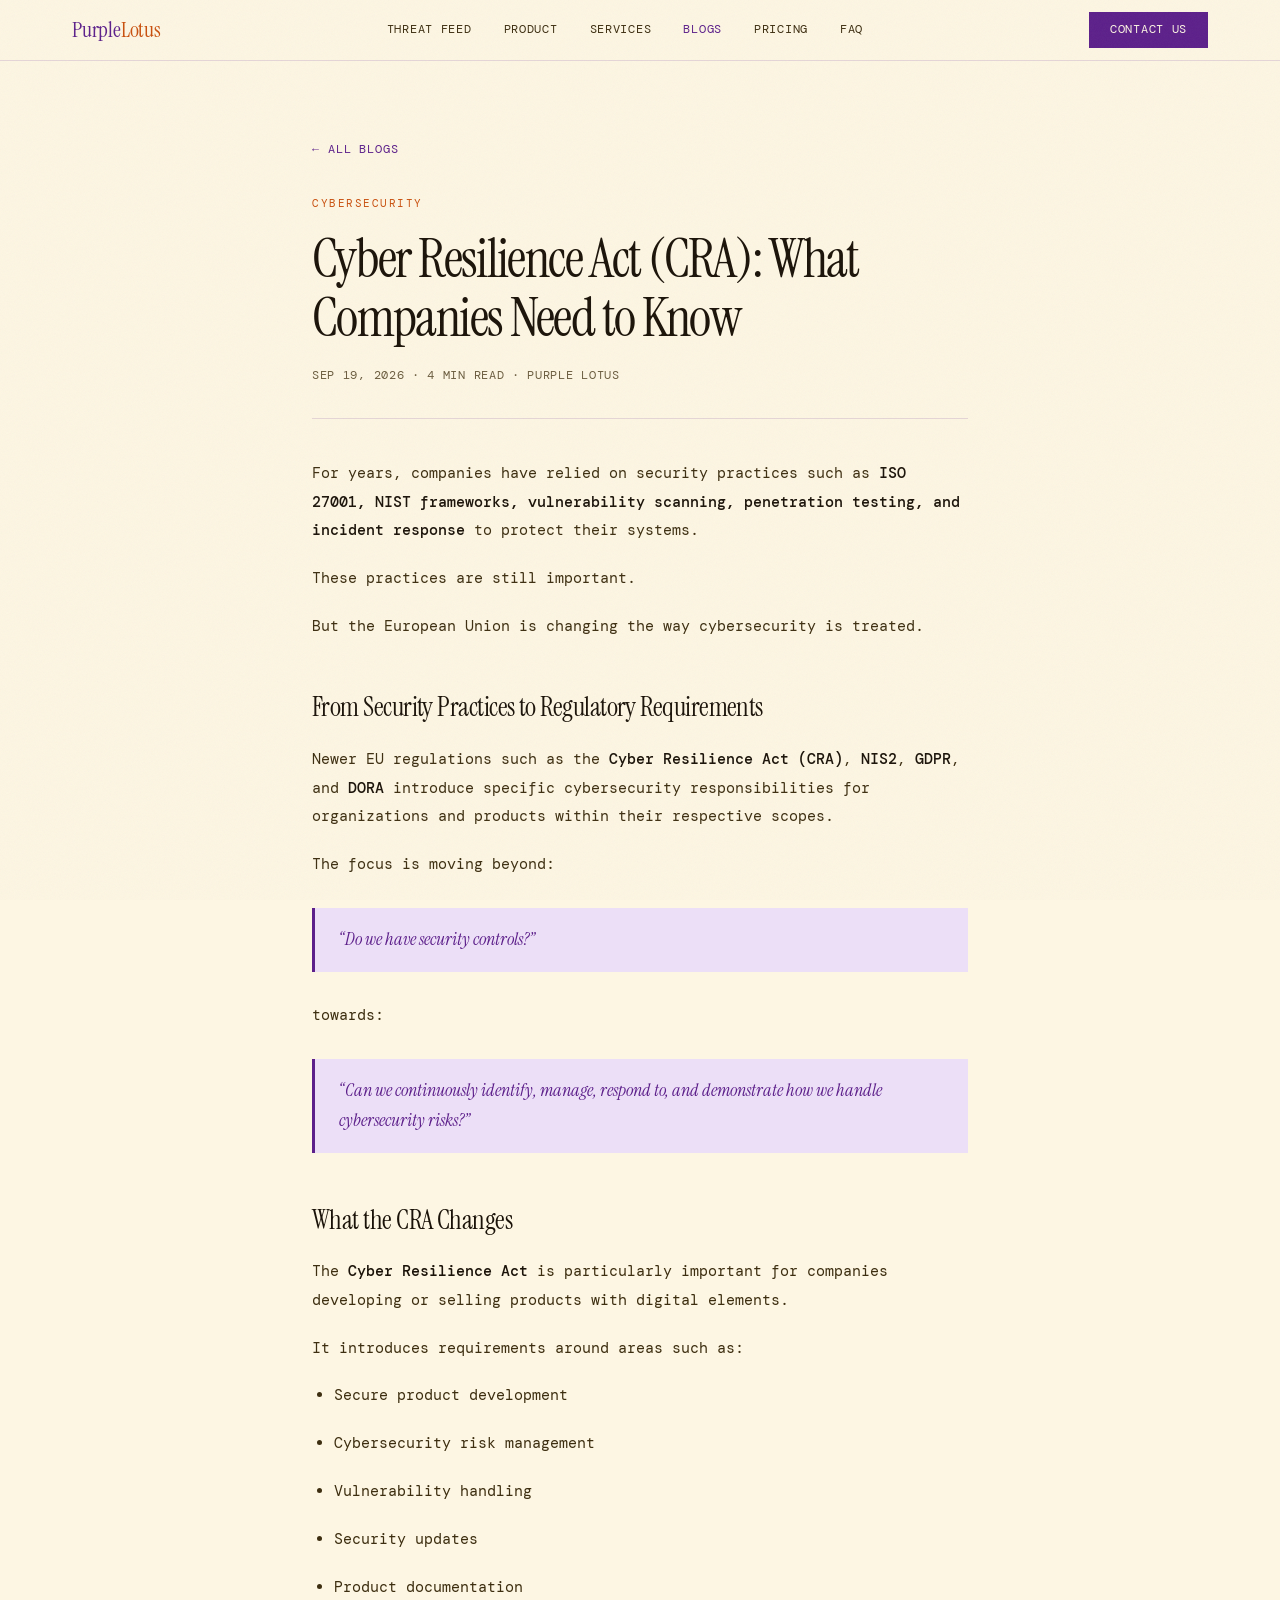
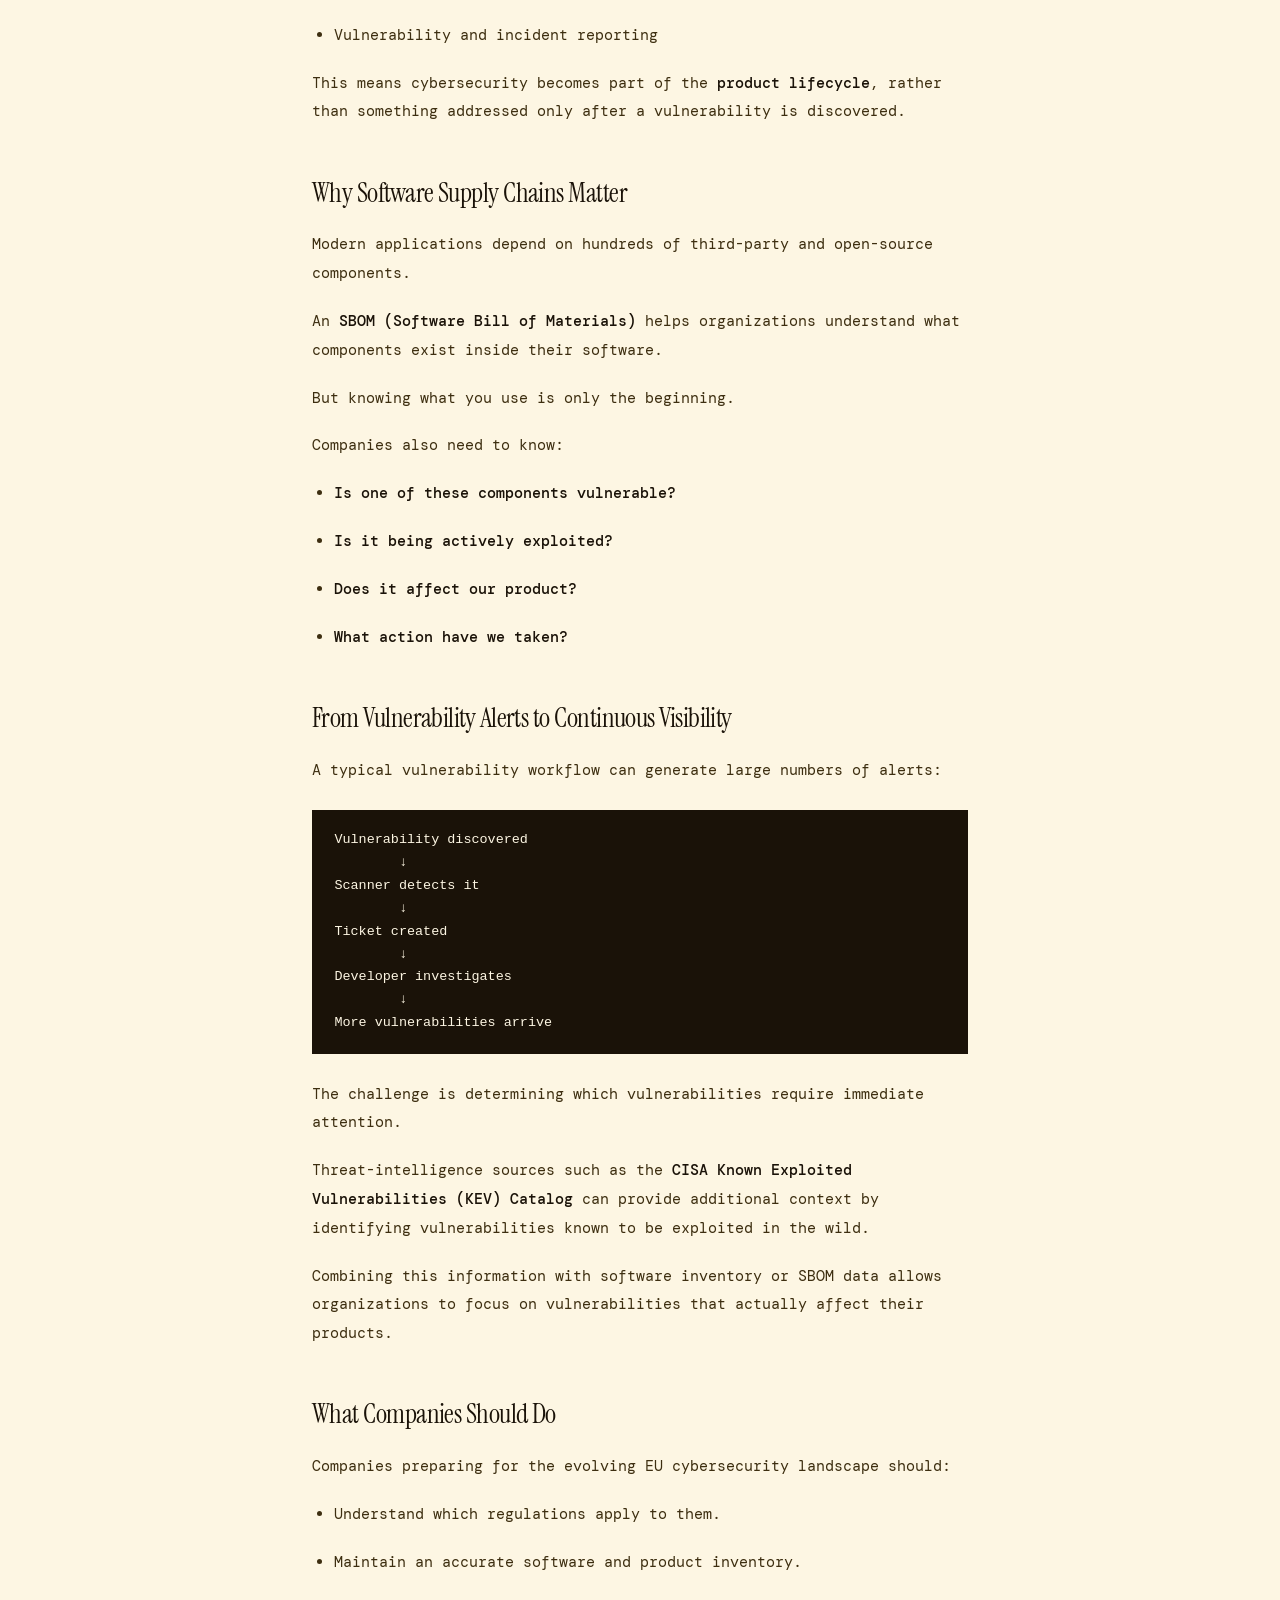
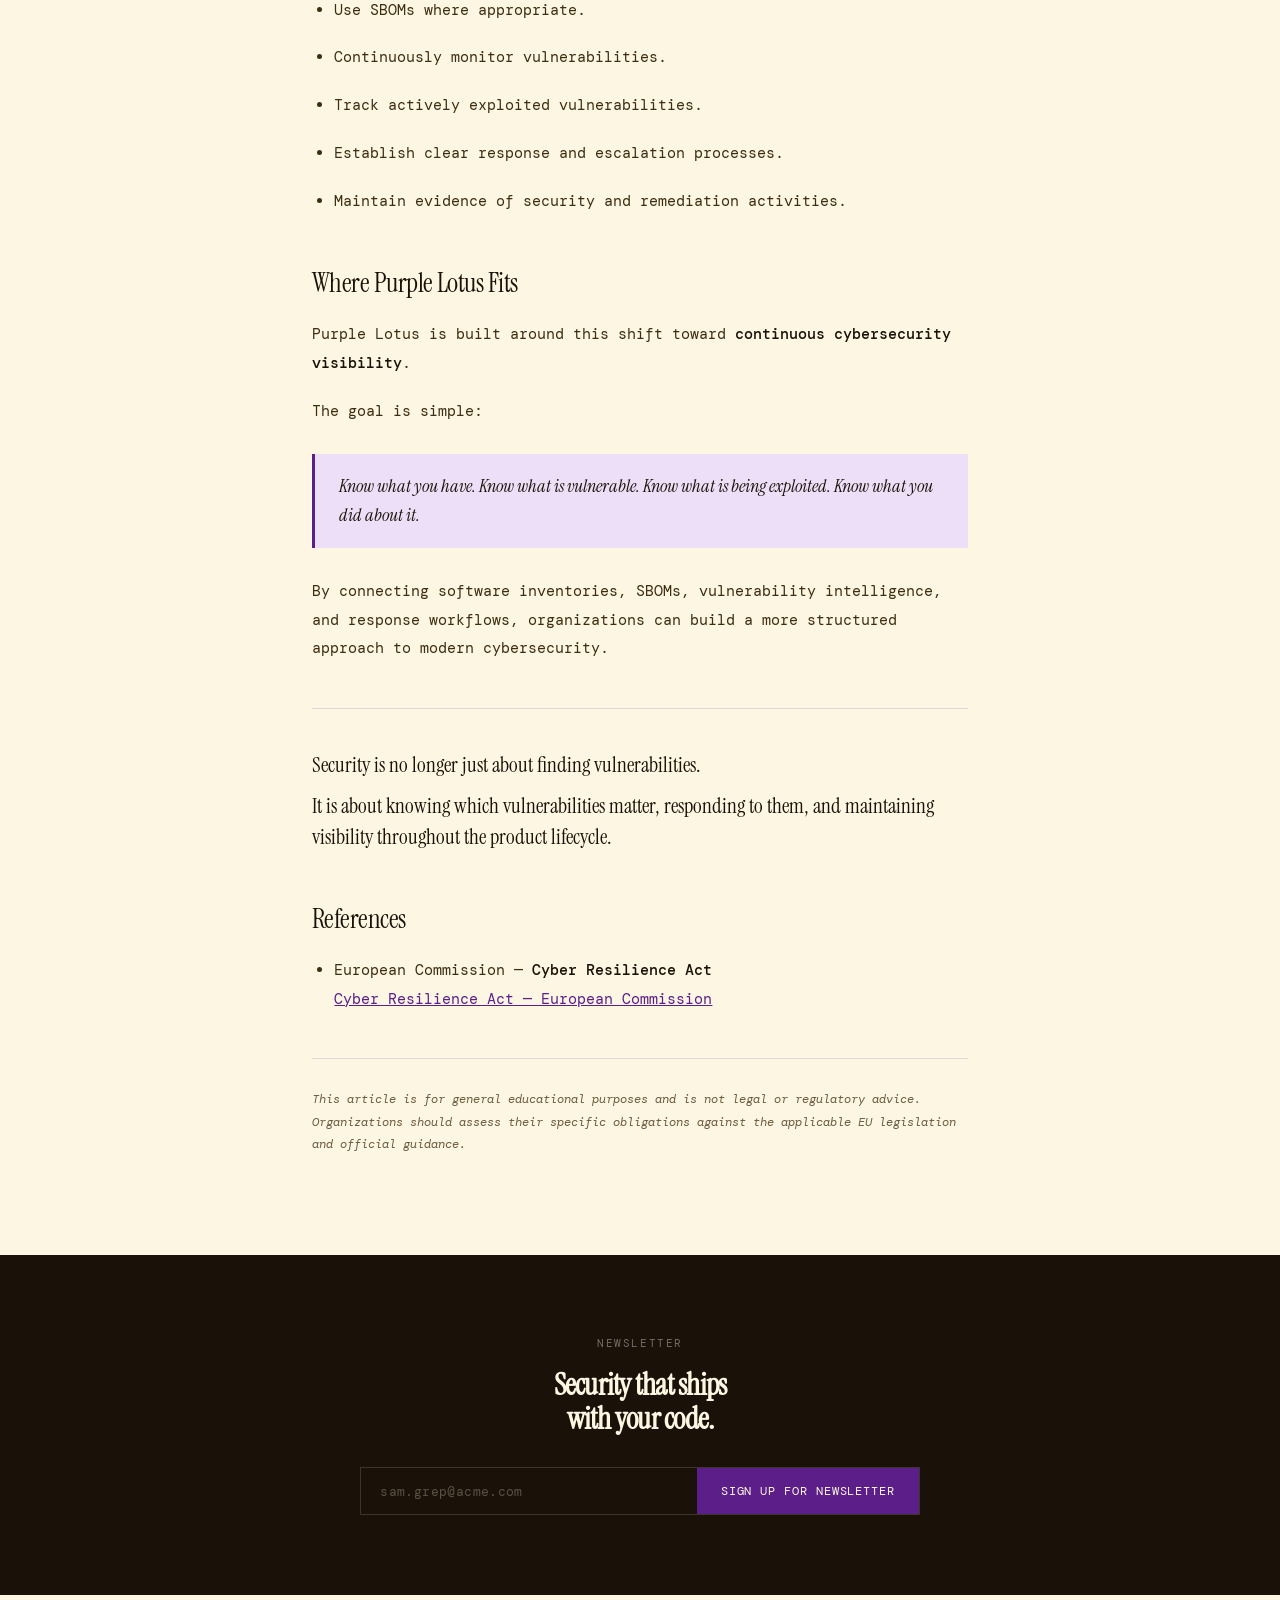
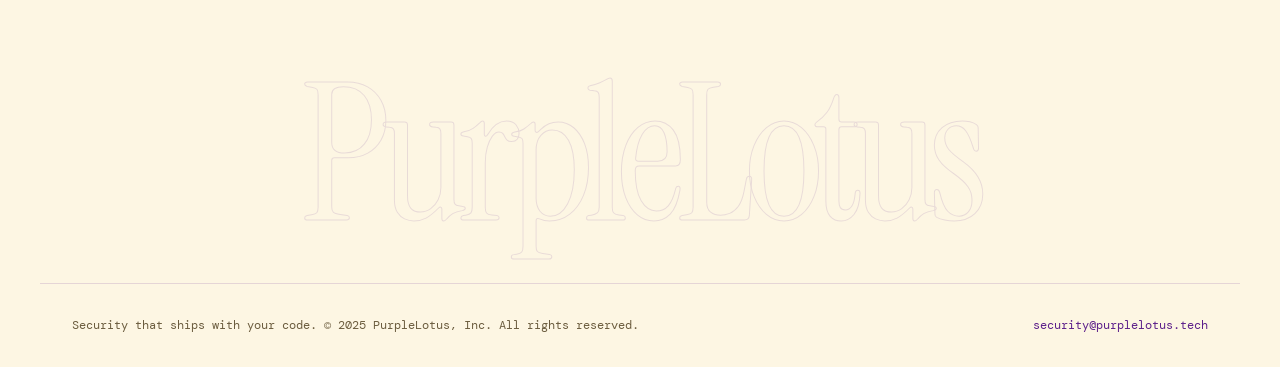
<file: blog/eu-cybersecurity-rules.html>
<!DOCTYPE html>
<html lang="en">
<head>
<meta charset="UTF-8">
<meta name="viewport" content="width=device-width, initial-scale=1.0">
<!-- 1. EDIT: page title + description (used by Google and link previews) -->
<title>Cyber Resilience Act (CRA): What Companies Need to Know — PurpleLotus</title>
<meta name="description" content="How the EU is changing cybersecurity requirements and why continuous vulnerability visibility matters.">
<link rel="preconnect" href="https://fonts.googleapis.com">
<link href="https://fonts.googleapis.com/css2?family=Instrument+Serif:ital@0;1&family=DM+Mono:wght@300;400;500&family=Syne:wght@400;600;700;800&display=swap" rel="stylesheet">
<style>

:root {
  /* FONTS: change these 3 lines to match your site (and the Google Fonts <link> above) */
  --font-display: 'Instrument Serif', serif;   /* headings, quotes, logo */
  --font-body: 'DM Mono', monospace;           /* paragraphs, nav, labels */
  --font-name: 'Syne', sans-serif;             /* bold names */
      --cream: #fdf6e3;
      --cream-dark: #f5ead0;
      --ink: #1a1208;
      --ink-mid: #3d2e10;
      --purple: #5c1f8a;
      --purple-light: #8b44c8;
      --purple-pale: #ecdff7;
      --orange: #c94f0c;
      --gray-text: #6b5c3e;
      --border: rgba(92,31,138,0.15);
    }
    *, *::before, *::after { box-sizing: border-box; margin: 0; padding: 0; }
    html { scroll-behavior: smooth; }
    body {
      background: var(--cream); color: var(--ink);
      font-family: var(--font-body); font-size: 15px;
      line-height: 1.6; overflow-x: hidden;
    }
    body::before {
      content: ''; position: fixed; inset: 0; pointer-events: none; z-index: 9999; opacity: 0.05;
      background-image: url("data:image/svg+xml,%3Csvg xmlns='http://www.w3.org/2000/svg' width='300' height='300'%3E%3Cfilter id='n'%3E%3CfeTurbulence type='fractalNoise' baseFrequency='0.88' numOctaves='4' stitchTiles='stitch'/%3E%3C/filter%3E%3Crect width='300' height='300' filter='url(%23n)' opacity='1'/%3E%3C/svg%3E");
      background-size: 180px 180px;
    }

    /* HEADER */
    header {
      position: fixed; top: 0; left: 0; right: 0; z-index: 100;
      background: rgba(253,246,227,0.93); backdrop-filter: blur(14px);
      -webkit-backdrop-filter: blur(14px); border-bottom: 1px solid var(--border);
    }
    .header-inner {
      max-width: 1200px; margin: 0 auto; padding: 0 2rem;
      height: 60px; display: flex; align-items: center; justify-content: space-between;
    }
    .logo { font-family: var(--font-display); font-size: 1.35rem; color: var(--purple); text-decoration: none; letter-spacing: -0.01em; }
    .logo span { color: var(--orange); }
    nav { display: flex; gap: 2rem; align-items: center; }
    nav a { font-family: var(--font-body); font-size: 0.75rem; color: var(--ink-mid); text-decoration: none; letter-spacing: 0.06em; text-transform: uppercase; transition: color 0.2s; }
    nav a:hover { color: var(--purple); }
    .btn-primary { font-family: var(--font-body); font-size: 0.75rem; letter-spacing: 0.06em; text-transform: uppercase; background: var(--purple); color: var(--cream); border: none; padding: 0.55rem 1.3rem; cursor: pointer; text-decoration: none; transition: background 0.2s, transform 0.15s; display: inline-block; }
    .btn-primary:hover { background: var(--purple-light); transform: translateY(-1px); }
    .btn-ghost { font-family: var(--font-body); font-size: 0.75rem; letter-spacing: 0.06em; text-transform: uppercase; background: transparent; color: var(--ink); border: 1px solid currentColor; padding: 0.55rem 1.3rem; cursor: pointer; text-decoration: none; transition: all 0.2s; display: inline-block; }
    .btn-ghost:hover { color: var(--purple); border-color: var(--purple); }

    /* SECTIONS */
    .section { max-width: 1200px; margin: 0 auto; padding: 6rem 2rem; }
    .section-label { font-family: var(--font-body); font-size: 0.68rem; letter-spacing: 0.14em; text-transform: uppercase; color: var(--orange); margin-bottom: 1rem; display: block; }
    .section-title { font-family: var(--font-display); font-size: clamp(1.9rem, 3vw, 2.8rem); line-height: 1.1; letter-spacing: -0.025em; color: var(--ink); margin-bottom: 2rem; }
    .section-title em { font-style: italic; color: var(--purple); }

    
/* POST */
nav a.active { color: var(--purple); }
.post { max-width: 720px; margin: 0 auto; padding: 8.5rem 2rem 5rem; }
.back-link { font-size: 0.72rem; letter-spacing: 0.08em; text-transform: uppercase; color: var(--purple); text-decoration: none; }
.back-link:hover { text-decoration: underline; }
.post-tag { display: block; margin: 2.2rem 0 1rem; font-size: 0.68rem; letter-spacing: 0.14em; text-transform: uppercase; color: var(--orange); }
.post h1 { font-family: var(--font-display); font-weight: 400; font-size: clamp(2.2rem, 4.5vw, 3.4rem); line-height: 1.1; letter-spacing: -0.03em; margin-bottom: 1.2rem; }
.post-meta { font-size: 0.72rem; letter-spacing: 0.06em; text-transform: uppercase; color: var(--gray-text); padding-bottom: 2rem; border-bottom: 1px solid var(--border); margin-bottom: 2.5rem; }
.post-body p, .post-body li { font-size: 0.92rem; color: var(--ink-mid); line-height: 1.95; margin-bottom: 1.2rem; }
.post-body h2 { font-family: var(--font-display); font-weight: 400; font-size: 1.7rem; letter-spacing: -0.02em; margin: 2.8rem 0 1rem; color: var(--ink); }
.post-body h3 { font-family: var(--font-display); font-weight: 400; font-size: 1.25rem; margin: 2rem 0 0.6rem; }
.post-body ul, .post-body ol { padding-left: 1.4rem; margin-bottom: 1.2rem; }
.post-body a { color: var(--purple); }
.post-body strong { color: var(--ink); font-weight: 500; }
.post-body blockquote { border-left: 3px solid var(--purple); background: var(--purple-pale); padding: 1.1rem 1.5rem; margin: 1.8rem 0; font-family: var(--font-display); font-style: italic; font-size: 1.15rem; color: var(--purple); }
.post-body code { background: var(--cream-dark); padding: 0.1rem 0.4rem; font-size: 0.84rem; }
.post-body pre { background: var(--ink); color: var(--cream); padding: 1.2rem 1.4rem; overflow-x: auto; margin: 1.6rem 0; font-size: 0.8rem; line-height: 1.7; }
.post-body pre code { background: none; padding: 0; }
.post-body img { max-width: 100%; height: auto; margin: 1.5rem 0; border: 1px solid var(--border); }
.post-body hr { border: none; border-top: 1px solid var(--border); margin: 2.8rem 0 1.8rem; }
.post-body .callout { font-family: var(--font-display); font-size: 1.3rem; line-height: 1.5; color: var(--ink); margin: 2.5rem 0 1rem; }
.post-body .callout strong { display: block; font-weight: 400; margin-bottom: 0.6rem; }
.post-body .disclaimer { font-style: italic; font-size: 0.78rem; color: var(--gray-text); line-height: 1.8; }
.post-body .references li { margin-bottom: 0.6rem; }
@media (max-width: 768px) { nav { display: none; } .post { padding-top: 6.5rem; } }
/* NEWSLETTER */
    .newsletter-section { background: var(--ink); padding: 5rem 2rem; }
    .newsletter-inner { max-width: 560px; margin: 0 auto; text-align: center; }
    .newsletter-inner .section-label { color: rgba(253,246,227,0.4); }
    .newsletter-inner .section-title { color: var(--cream); font-size: 1.9rem; margin-top: 0.5rem; }
    .newsletter-form { display: flex; margin-top: 2rem; border: 1px solid rgba(255,255,255,0.15); }
    .newsletter-form input { flex: 1; background: transparent; border: none; outline: none; padding: 0.9rem 1.2rem; font-family: var(--font-body); font-size: 0.82rem; color: var(--cream); letter-spacing: 0.03em; }
    .newsletter-form input::placeholder { color: rgba(253,246,227,0.28); }
    .newsletter-form button { background: var(--purple); border: none; color: var(--cream); padding: 0.9rem 1.5rem; font-family: var(--font-body); font-size: 0.72rem; letter-spacing: 0.08em; text-transform: uppercase; cursor: pointer; transition: background 0.2s; white-space: nowrap; }
    .newsletter-form button:hover { background: var(--purple-light); }

    /* WORDMARK + FOOTER */
    .wordmark-section { padding: 4rem 2rem 2rem; text-align: center; overflow: hidden; }
    .big-wordmark { font-family: var(--font-display); font-size: clamp(4rem, 15vw, 14rem); letter-spacing: -0.05em; line-height: 1; color: transparent; -webkit-text-stroke: 1px var(--purple); opacity: 0.12; user-select: none; }
    footer { border-top: 1px solid var(--border); padding: 2rem; display: flex; justify-content: space-between; align-items: center; max-width: 1200px; margin: 0 auto; }
    footer p { font-size: 0.74rem; color: var(--gray-text); }
    footer a { color: var(--purple); text-decoration: none; }

    /* SCROLL REVEAL */
    .reveal { opacity: 0; transform: translateY(22px); transition: opacity 0.65s ease, transform 0.65s ease; }
    .reveal.visible { opacity: 1; transform: none; }

    </style>
<link rel="stylesheet" href="../responsive.css">
</head>
<body>

<header>
<div class="header-inner">
<a href="/" class="logo">Purple<span>Lotus</span></a>
<nav id="site-nav">
<a href="/threat-feed">Threat Feed</a>
<a href="/#product">Product</a>
<a href="/#services">Services</a>
<a href="/blogs" class="active">Blogs</a>
<a href="/#pricing">Pricing</a>
<a href="/#faq">FAQ</a>
</nav>
<a href="mailto:security@purplelotus.tech" class="btn-primary">Contact Us</a>
<button type="button" class="nav-toggle" aria-label="Open menu" aria-expanded="false" aria-controls="site-nav"><span></span><span></span><span></span></button>
</div>
</header>

<article class="post">
<a href="/blogs" class="back-link">&larr; All blogs</a>

<span class="post-tag">Cybersecurity</span>
<h1>Cyber Resilience Act (CRA): What Companies Need to Know</h1>
<div class="post-meta">Sep 19, 2026 &middot; 4 min read &middot; Purple Lotus</div>

<div class="post-body">
<p>For years, companies have relied on security practices such as <strong>ISO 27001, NIST frameworks, vulnerability scanning, penetration testing, and incident response</strong> to protect their systems.</p>
<p>These practices are still important.</p>
<p>But the European Union is changing the way cybersecurity is treated.</p>

<h2>From Security Practices to Regulatory Requirements</h2>
<p>Newer EU regulations such as the <strong>Cyber Resilience Act (CRA)</strong>, <strong>NIS2</strong>, <strong>GDPR</strong>, and <strong>DORA</strong> introduce specific cybersecurity responsibilities for organizations and products within their respective scopes.</p>
<p>The focus is moving beyond:</p>
<blockquote>&ldquo;Do we have security controls?&rdquo;</blockquote>
<p>towards:</p>
<blockquote>&ldquo;Can we continuously identify, manage, respond to, and demonstrate how we handle cybersecurity risks?&rdquo;</blockquote>

<h2>What the CRA Changes</h2>
<p>The <strong>Cyber Resilience Act</strong> is particularly important for companies developing or selling products with digital elements.</p>
<p>It introduces requirements around areas such as:</p>
<ul>
<li>Secure product development</li>
<li>Cybersecurity risk management</li>
<li>Vulnerability handling</li>
<li>Security updates</li>
<li>Product documentation</li>
<li>Vulnerability and incident reporting</li>
</ul>
<p>This means cybersecurity becomes part of the <strong>product lifecycle</strong>, rather than something addressed only after a vulnerability is discovered.</p>

<h2>Why Software Supply Chains Matter</h2>
<p>Modern applications depend on hundreds of third-party and open-source components.</p>
<p>An <strong>SBOM (Software Bill of Materials)</strong> helps organizations understand what components exist inside their software.</p>
<p>But knowing what you use is only the beginning.</p>
<p>Companies also need to know:</p>
<ul>
<li><strong>Is one of these components vulnerable?</strong></li>
<li><strong>Is it being actively exploited?</strong></li>
<li><strong>Does it affect our product?</strong></li>
<li><strong>What action have we taken?</strong></li>
</ul>

<h2>From Vulnerability Alerts to Continuous Visibility</h2>
<p>A typical vulnerability workflow can generate large numbers of alerts:</p>
<pre><code>Vulnerability discovered
        &darr;
Scanner detects it
        &darr;
Ticket created
        &darr;
Developer investigates
        &darr;
More vulnerabilities arrive</code></pre>
<p>The challenge is determining which vulnerabilities require immediate attention.</p>
<p>Threat-intelligence sources such as the <strong>CISA Known Exploited Vulnerabilities (KEV) Catalog</strong> can provide additional context by identifying vulnerabilities known to be exploited in the wild.</p>
<p>Combining this information with software inventory or SBOM data allows organizations to focus on vulnerabilities that actually affect their products.</p>

<h2>What Companies Should Do</h2>
<p>Companies preparing for the evolving EU cybersecurity landscape should:</p>
<ul>
<li>Understand which regulations apply to them.</li>
<li>Maintain an accurate software and product inventory.</li>
<li>Use SBOMs where appropriate.</li>
<li>Continuously monitor vulnerabilities.</li>
<li>Track actively exploited vulnerabilities.</li>
<li>Establish clear response and escalation processes.</li>
<li>Maintain evidence of security and remediation activities.</li>
</ul>

<h2>Where Purple Lotus Fits</h2>
<p>Purple Lotus is built around this shift toward <strong>continuous cybersecurity visibility</strong>.</p>
<p>The goal is simple:</p>
<blockquote><strong>Know what you have. Know what is vulnerable. Know what is being exploited. Know what you did about it.</strong></blockquote>
<p>By connecting software inventories, SBOMs, vulnerability intelligence, and response workflows, organizations can build a more structured approach to modern cybersecurity.</p>

<hr>
<p class="callout"><strong>Security is no longer just about finding vulnerabilities.</strong> It is about knowing which vulnerabilities matter, responding to them, and maintaining visibility throughout the product lifecycle.</p>

<h2>References</h2>
<ul class="references">
<li>European Commission &mdash; <strong>Cyber Resilience Act</strong><br>
<a href="https://digital-strategy.ec.europa.eu/en/policies/cyber-resilience-act" target="_blank" rel="noopener">Cyber Resilience Act &mdash; European Commission</a></li>
</ul>

<hr>
<p class="disclaimer">This article is for general educational purposes and is not legal or regulatory advice. Organizations should assess their specific obligations against the applicable EU legislation and official guidance.</p>
</div>
</article>

<div class="newsletter-section">
<div class="newsletter-inner">
<span class="section-label">Newsletter</span>
<h2 class="section-title">Security that ships<br>with your code.</h2>
<div class="newsletter-form">
<input type="email" placeholder="sam.grep@acme.com">
<button>Sign Up for Newsletter</button>
</div>
</div>
</div>

<div class="wordmark-section"><div class="big-wordmark">PurpleLotus</div></div>

<footer>
<p>Security that ships with your code. &copy; 2025 PurpleLotus, Inc. All rights reserved.</p>
<p><a href="mailto:security@purplelotus.tech">security@purplelotus.tech</a></p>
</footer>
<script src="../nav.js"></script>
</body>
</html>
</file>
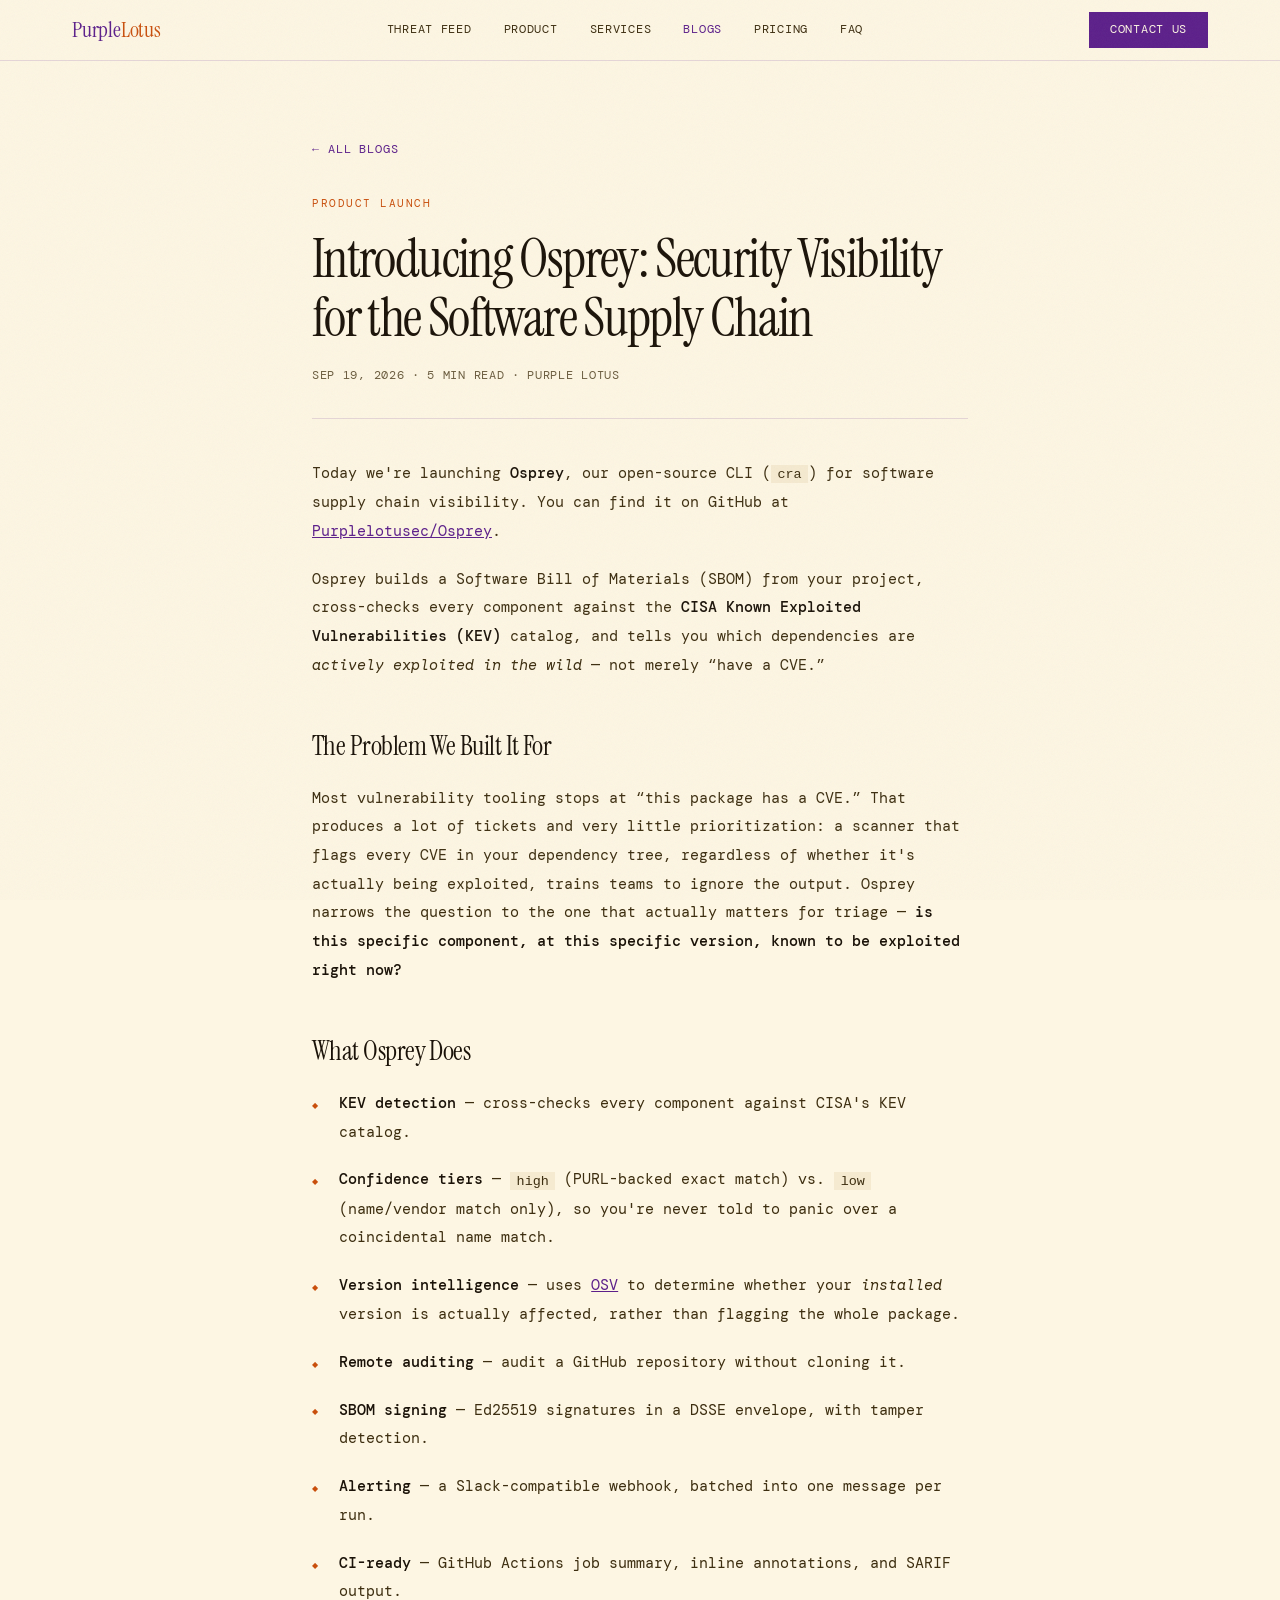
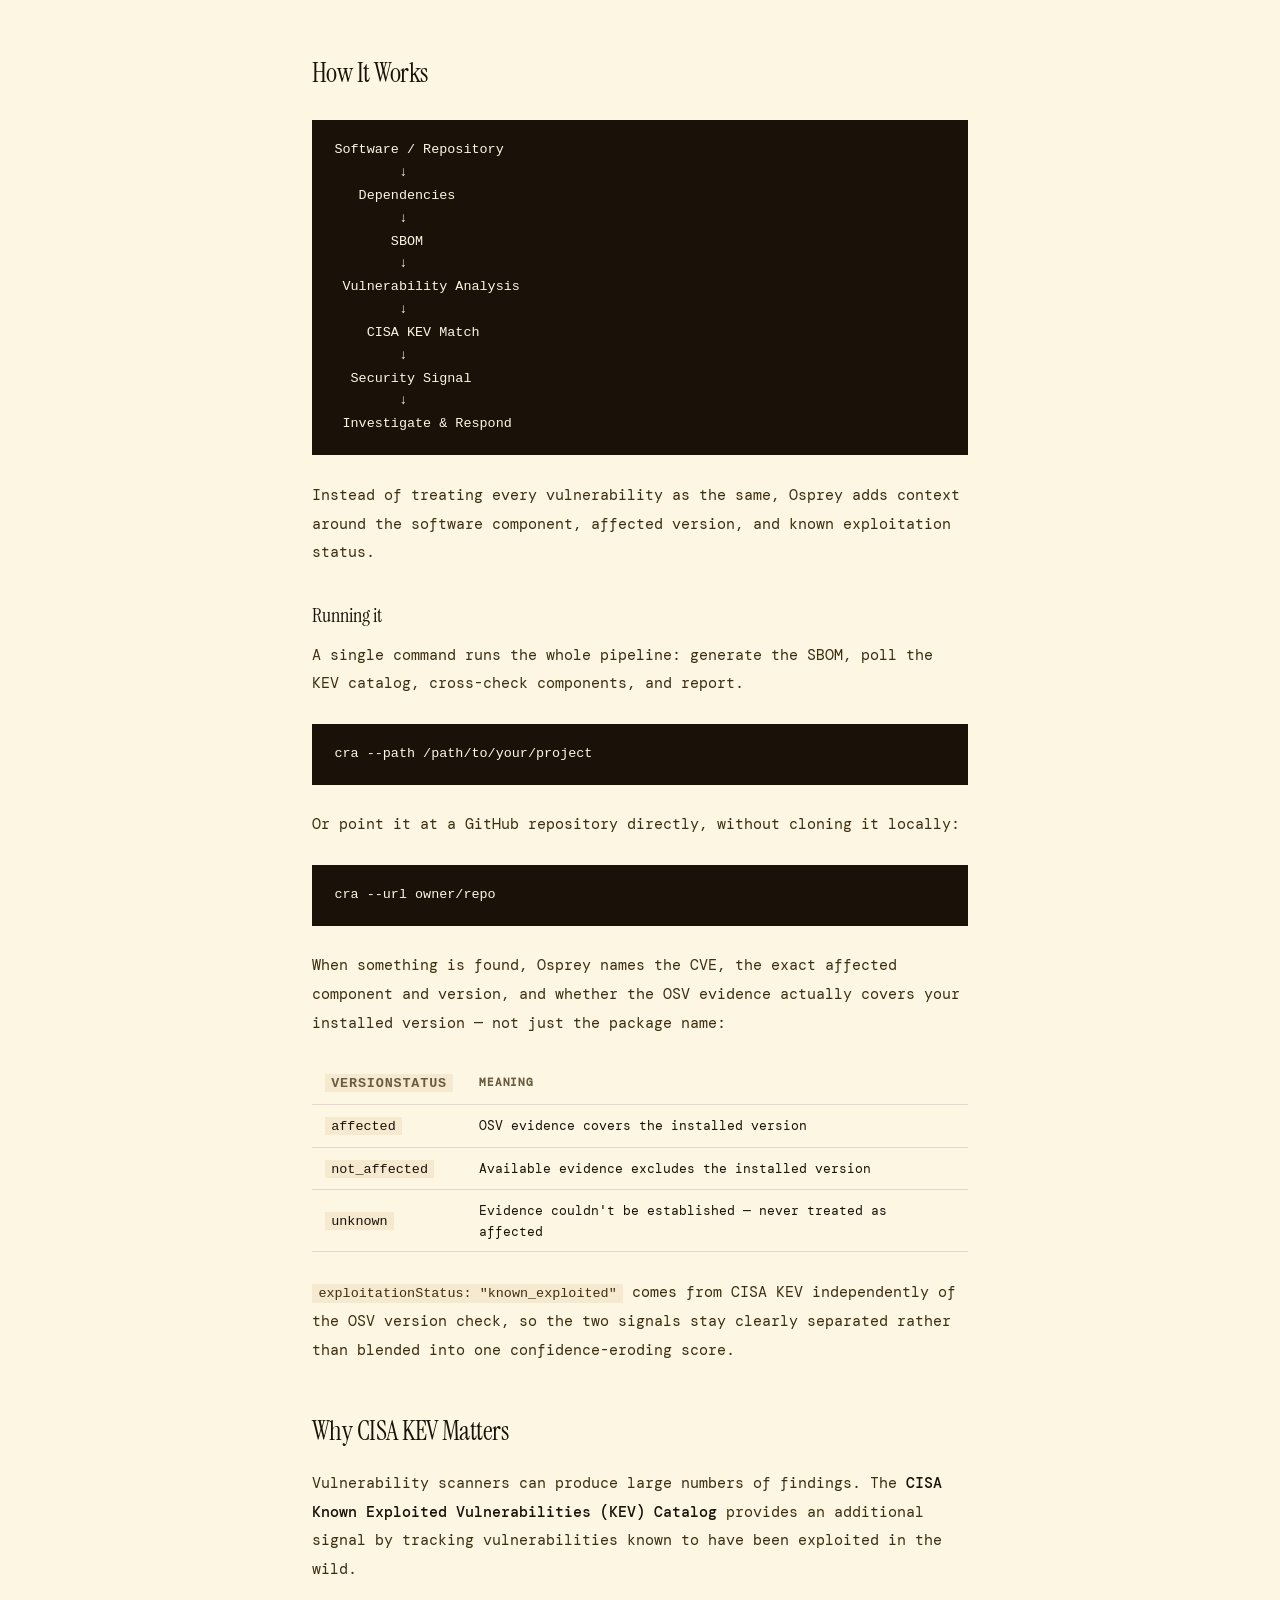
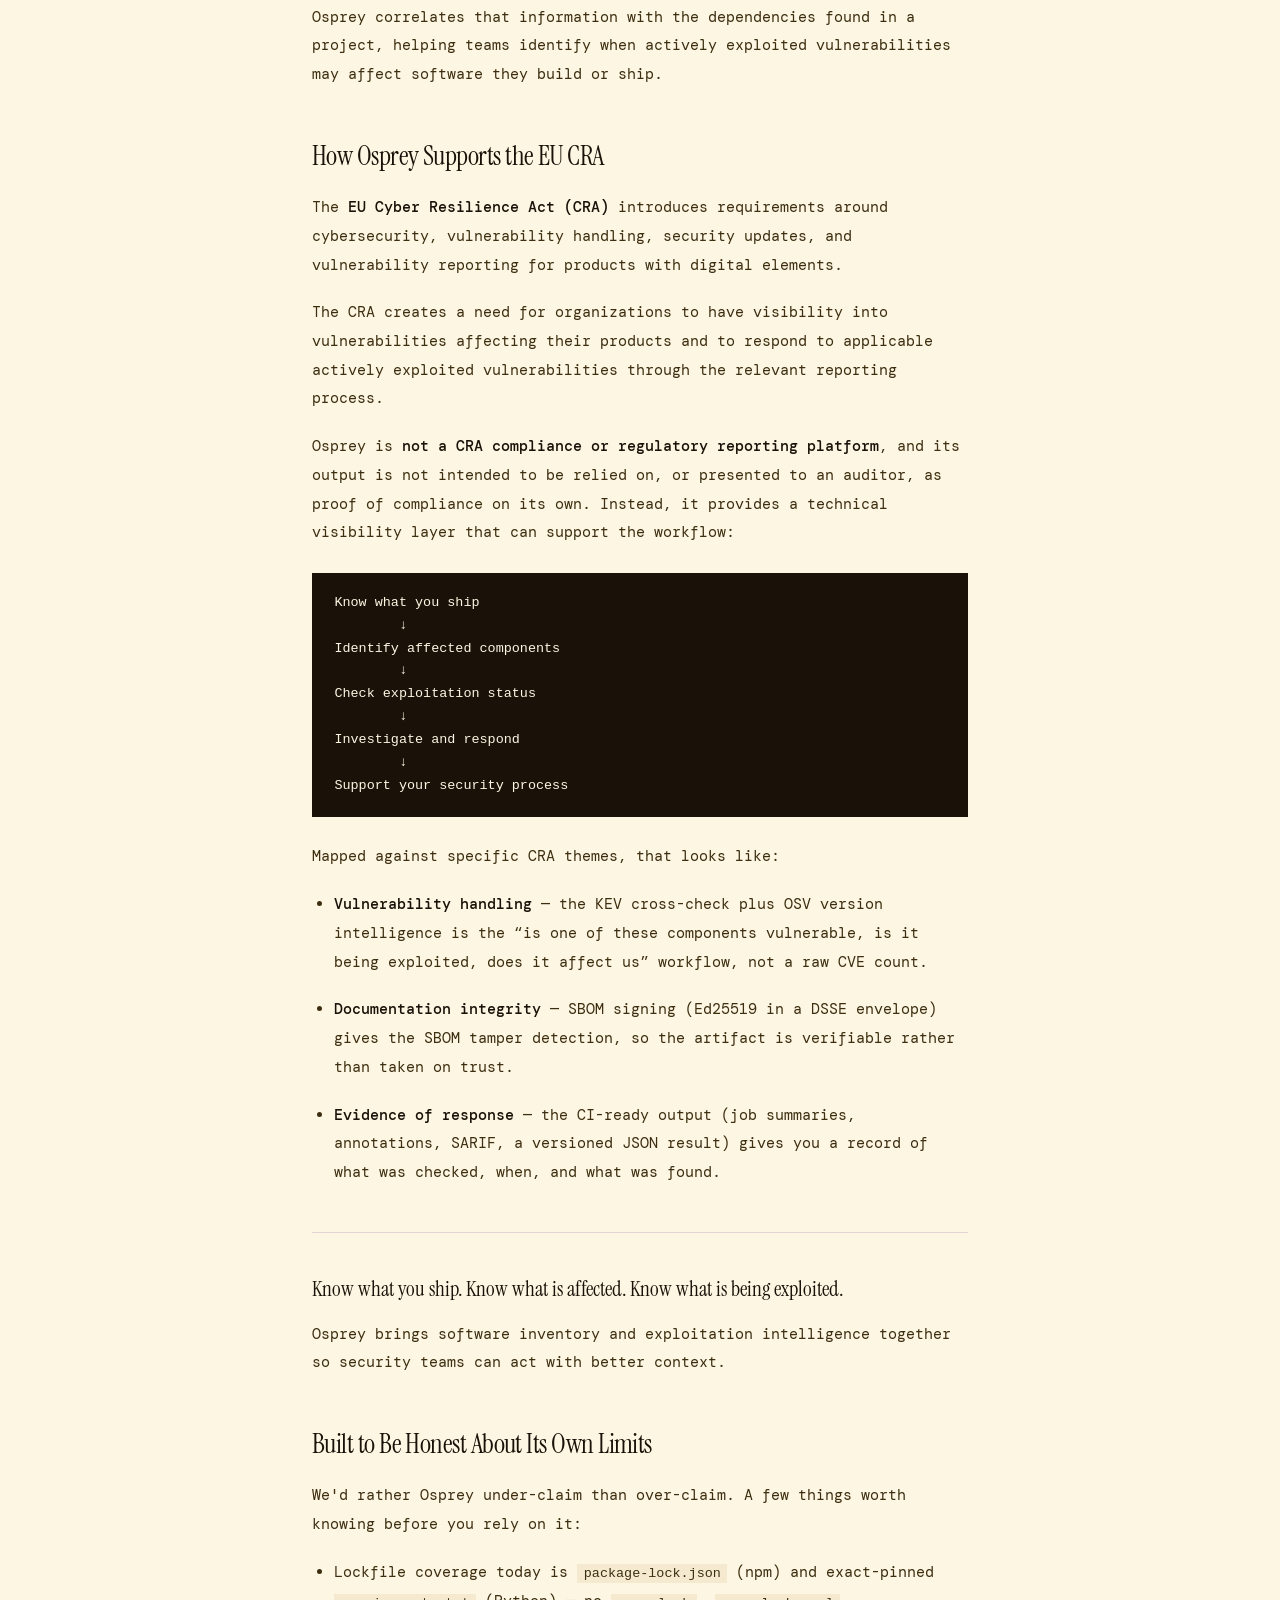
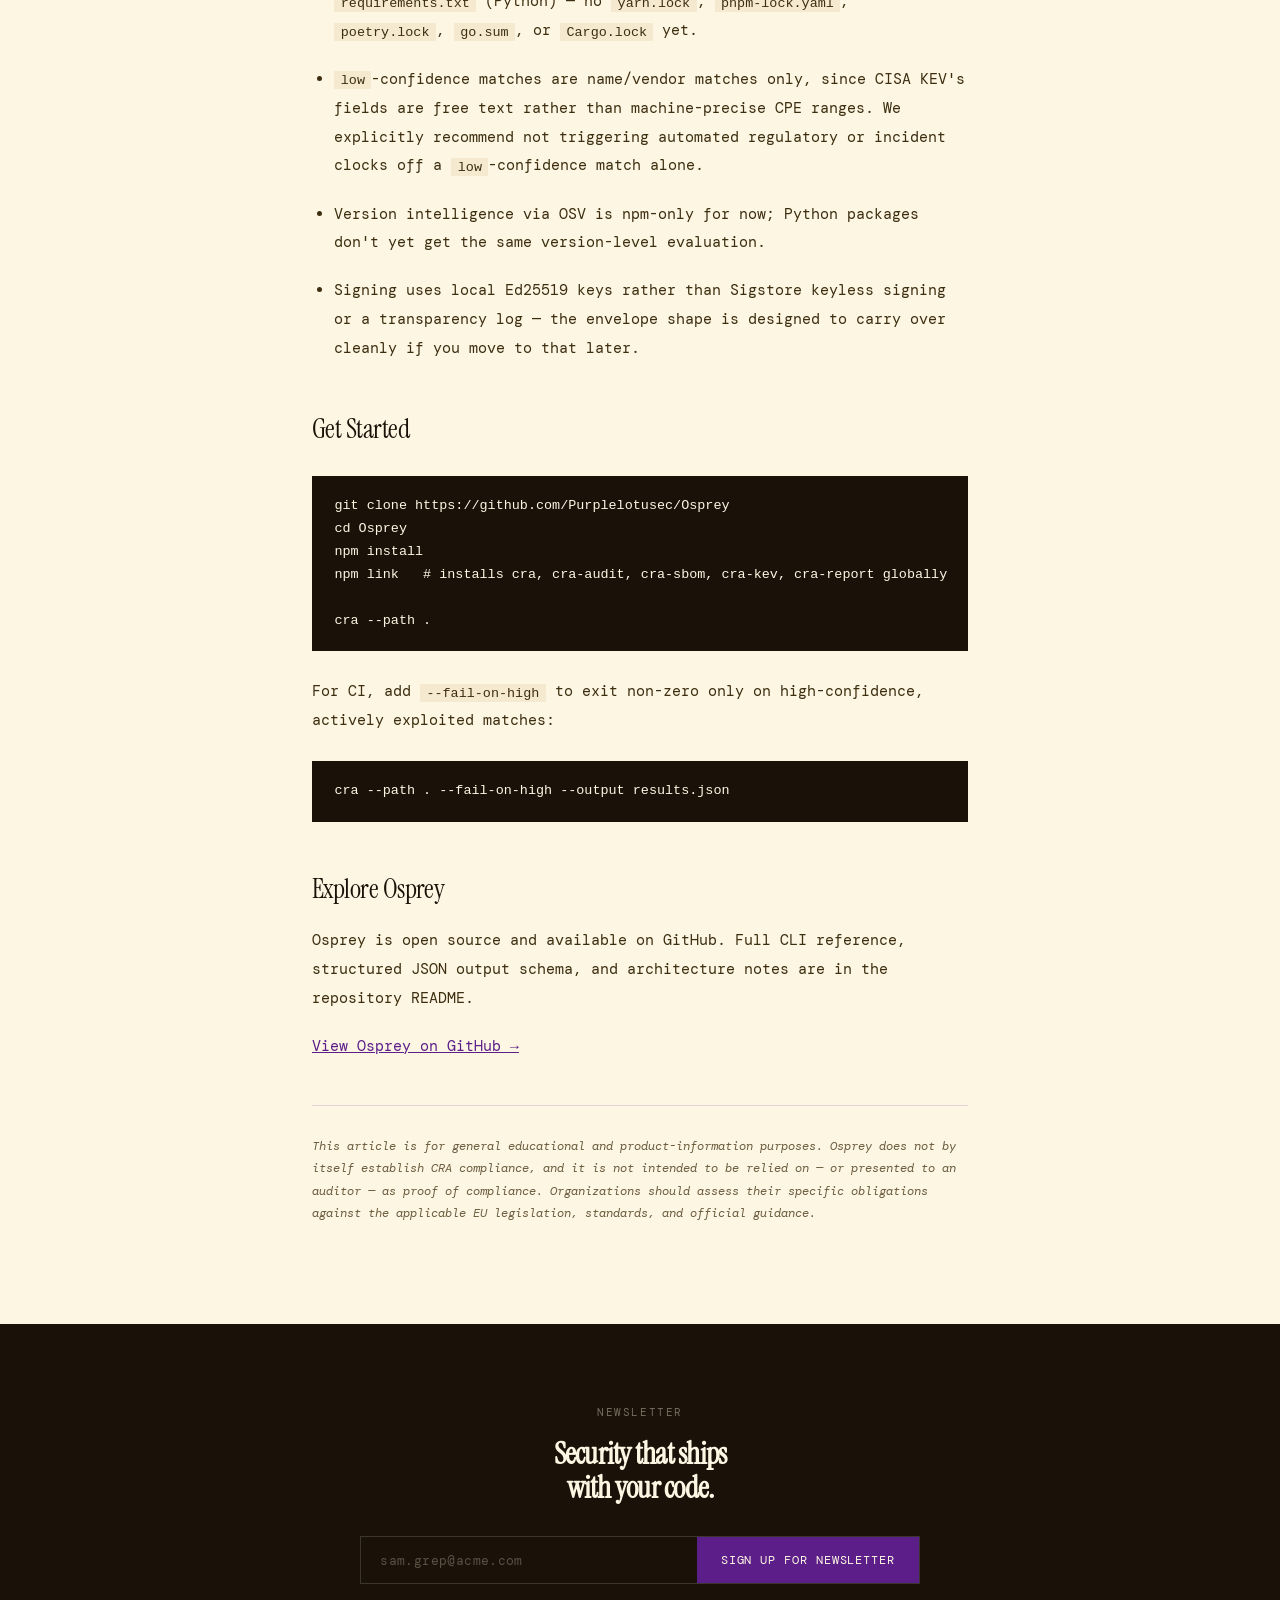
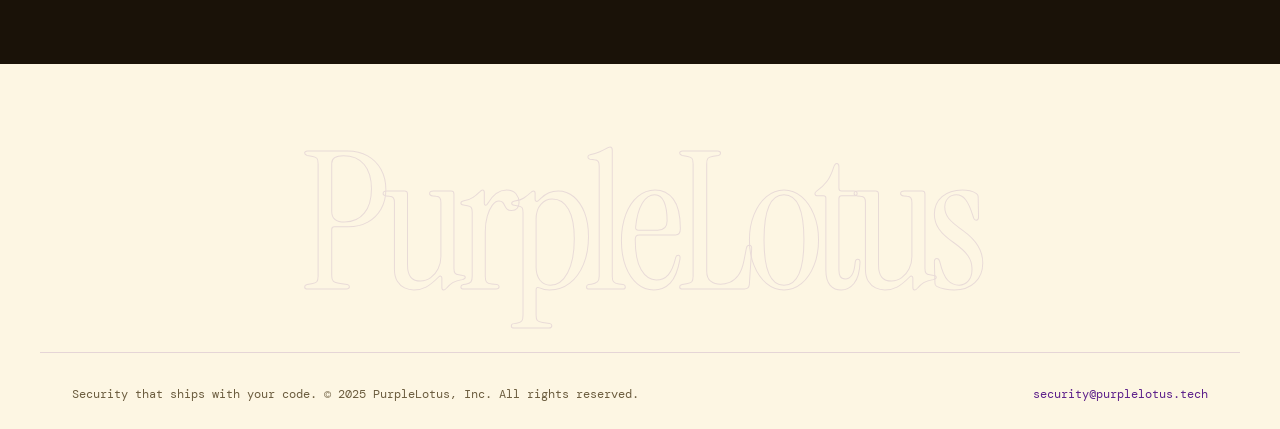
<file: blog/introducing-osprey (1).html>
<!DOCTYPE html>
<html lang="en">
<head>
<meta charset="UTF-8">
<meta name="viewport" content="width=device-width, initial-scale=1.0">
<!-- 1. EDIT: page title + description (used by Google and link previews) -->
<title>Introducing Osprey: Security Visibility for the Software Supply Chain — PurpleLotus</title>
<meta name="description" content="Osprey generates and signs SBOMs, cross-checks them against the CISA KEV catalog, and gives teams a technical visibility layer that supports EU CRA vulnerability workflows.">
<link rel="preconnect" href="https://fonts.googleapis.com">
<link href="https://fonts.googleapis.com/css2?family=Instrument+Serif:ital@0;1&family=DM+Mono:wght@300;400;500&family=Syne:wght@400;600;700;800&display=swap" rel="stylesheet">
<style>

:root {
  /* FONTS: change these 3 lines to match your site (and the Google Fonts <link> above) */
  --font-display: 'Instrument Serif', serif;   /* headings, quotes, logo */
  --font-body: 'DM Mono', monospace;           /* paragraphs, nav, labels */
  --font-name: 'Syne', sans-serif;             /* bold names */
      --cream: #fdf6e3;
      --cream-dark: #f5ead0;
      --ink: #1a1208;
      --ink-mid: #3d2e10;
      --purple: #5c1f8a;
      --purple-light: #8b44c8;
      --purple-pale: #ecdff7;
      --orange: #c94f0c;
      --gray-text: #6b5c3e;
      --border: rgba(92,31,138,0.15);
    }
    *, *::before, *::after { box-sizing: border-box; margin: 0; padding: 0; }
    html { scroll-behavior: smooth; }
    body {
      background: var(--cream); color: var(--ink);
      font-family: var(--font-body); font-size: 15px;
      line-height: 1.6; overflow-x: hidden;
    }
    body::before {
      content: ''; position: fixed; inset: 0; pointer-events: none; z-index: 9999; opacity: 0.05;
      background-image: url("data:image/svg+xml,%3Csvg xmlns='http://www.w3.org/2000/svg' width='300' height='300'%3E%3Cfilter id='n'%3E%3CfeTurbulence type='fractalNoise' baseFrequency='0.88' numOctaves='4' stitchTiles='stitch'/%3E%3C/filter%3E%3Crect width='300' height='300' filter='url(%23n)' opacity='1'/%3E%3C/svg%3E");
      background-size: 180px 180px;
    }

    /* HEADER */
    header {
      position: fixed; top: 0; left: 0; right: 0; z-index: 100;
      background: rgba(253,246,227,0.93); backdrop-filter: blur(14px);
      -webkit-backdrop-filter: blur(14px); border-bottom: 1px solid var(--border);
    }
    .header-inner {
      max-width: 1200px; margin: 0 auto; padding: 0 2rem;
      height: 60px; display: flex; align-items: center; justify-content: space-between;
    }
    .logo { font-family: var(--font-display); font-size: 1.35rem; color: var(--purple); text-decoration: none; letter-spacing: -0.01em; }
    .logo span { color: var(--orange); }
    nav { display: flex; gap: 2rem; align-items: center; }
    nav a { font-family: var(--font-body); font-size: 0.75rem; color: var(--ink-mid); text-decoration: none; letter-spacing: 0.06em; text-transform: uppercase; transition: color 0.2s; }
    nav a:hover { color: var(--purple); }
    .btn-primary { font-family: var(--font-body); font-size: 0.75rem; letter-spacing: 0.06em; text-transform: uppercase; background: var(--purple); color: var(--cream); border: none; padding: 0.55rem 1.3rem; cursor: pointer; text-decoration: none; transition: background 0.2s, transform 0.15s; display: inline-block; }
    .btn-primary:hover { background: var(--purple-light); transform: translateY(-1px); }
    .btn-ghost { font-family: var(--font-body); font-size: 0.75rem; letter-spacing: 0.06em; text-transform: uppercase; background: transparent; color: var(--ink); border: 1px solid currentColor; padding: 0.55rem 1.3rem; cursor: pointer; text-decoration: none; transition: all 0.2s; display: inline-block; }
    .btn-ghost:hover { color: var(--purple); border-color: var(--purple); }

    /* SECTIONS */
    .section { max-width: 1200px; margin: 0 auto; padding: 6rem 2rem; }
    .section-label { font-family: var(--font-body); font-size: 0.68rem; letter-spacing: 0.14em; text-transform: uppercase; color: var(--orange); margin-bottom: 1rem; display: block; }
    .section-title { font-family: var(--font-display); font-size: clamp(1.9rem, 3vw, 2.8rem); line-height: 1.1; letter-spacing: -0.025em; color: var(--ink); margin-bottom: 2rem; }
    .section-title em { font-style: italic; color: var(--purple); }

    
/* POST */
nav a.active { color: var(--purple); }
.post { max-width: 720px; margin: 0 auto; padding: 8.5rem 2rem 5rem; }
.back-link { font-size: 0.72rem; letter-spacing: 0.08em; text-transform: uppercase; color: var(--purple); text-decoration: none; }
.back-link:hover { text-decoration: underline; }
.post-tag { display: block; margin: 2.2rem 0 1rem; font-size: 0.68rem; letter-spacing: 0.14em; text-transform: uppercase; color: var(--orange); }
.post h1 { font-family: var(--font-display); font-weight: 400; font-size: clamp(2.2rem, 4.5vw, 3.4rem); line-height: 1.1; letter-spacing: -0.03em; margin-bottom: 1.2rem; }
.post-meta { font-size: 0.72rem; letter-spacing: 0.06em; text-transform: uppercase; color: var(--gray-text); padding-bottom: 2rem; border-bottom: 1px solid var(--border); margin-bottom: 2.5rem; }
.post-body p, .post-body li { font-size: 0.92rem; color: var(--ink-mid); line-height: 1.95; margin-bottom: 1.2rem; }
.post-body h2 { font-family: var(--font-display); font-weight: 400; font-size: 1.7rem; letter-spacing: -0.02em; margin: 2.8rem 0 1rem; color: var(--ink); }
.post-body h3 { font-family: var(--font-display); font-weight: 400; font-size: 1.25rem; margin: 2rem 0 0.6rem; }
.post-body ul, .post-body ol { padding-left: 1.4rem; margin-bottom: 1.2rem; }
.post-body a { color: var(--purple); }
.post-body strong { color: var(--ink); font-weight: 500; }
.post-body blockquote { border-left: 3px solid var(--purple); background: var(--purple-pale); padding: 1.1rem 1.5rem; margin: 1.8rem 0; font-family: var(--font-display); font-style: italic; font-size: 1.15rem; color: var(--purple); }
.post-body code { background: var(--cream-dark); padding: 0.1rem 0.4rem; font-size: 0.84rem; }
.post-body pre { background: var(--ink); color: var(--cream); padding: 1.2rem 1.4rem; overflow-x: auto; margin: 1.6rem 0; font-size: 0.8rem; line-height: 1.7; }
.post-body pre code { background: none; padding: 0; }
.post-body img { max-width: 100%; height: auto; margin: 1.5rem 0; border: 1px solid var(--border); }
.post-body hr { border: none; border-top: 1px solid var(--border); margin: 2.8rem 0 1.8rem; }
.post-body .callout { font-family: var(--font-display); font-size: 1.3rem; line-height: 1.5; color: var(--ink); margin: 2.5rem 0 1rem; }
.post-body .callout strong { display: block; font-weight: 400; margin-bottom: 0.6rem; }
.post-body .disclaimer { font-style: italic; font-size: 0.78rem; color: var(--gray-text); line-height: 1.8; }
.post-body .references li { margin-bottom: 0.6rem; }
.post-body table { width: 100%; border-collapse: collapse; margin: 1.6rem 0; font-size: 0.82rem; }
.post-body th, .post-body td { text-align: left; padding: 0.6rem 0.8rem; border-bottom: 1px solid var(--border); }
.post-body th { font-family: var(--font-body); font-size: 0.66rem; letter-spacing: 0.08em; text-transform: uppercase; color: var(--gray-text); }
.post-body .feature-list { list-style: none; padding-left: 0; }
.post-body .feature-list li { padding-left: 1.7rem; position: relative; }
.post-body .feature-list li::before { content: '◆'; color: var(--orange); font-size: 0.5rem; position: absolute; left: 0; top: 0.55rem; }
@media (max-width: 768px) { nav { display: none; } .post { padding-top: 6.5rem; } .post-body table { display: block; overflow-x: auto; } }
/* NEWSLETTER */
    .newsletter-section { background: var(--ink); padding: 5rem 2rem; }
    .newsletter-inner { max-width: 560px; margin: 0 auto; text-align: center; }
    .newsletter-inner .section-label { color: rgba(253,246,227,0.4); }
    .newsletter-inner .section-title { color: var(--cream); font-size: 1.9rem; margin-top: 0.5rem; }
    .newsletter-form { display: flex; margin-top: 2rem; border: 1px solid rgba(255,255,255,0.15); }
    .newsletter-form input { flex: 1; background: transparent; border: none; outline: none; padding: 0.9rem 1.2rem; font-family: var(--font-body); font-size: 0.82rem; color: var(--cream); letter-spacing: 0.03em; }
    .newsletter-form input::placeholder { color: rgba(253,246,227,0.28); }
    .newsletter-form button { background: var(--purple); border: none; color: var(--cream); padding: 0.9rem 1.5rem; font-family: var(--font-body); font-size: 0.72rem; letter-spacing: 0.08em; text-transform: uppercase; cursor: pointer; transition: background 0.2s; white-space: nowrap; }
    .newsletter-form button:hover { background: var(--purple-light); }

    /* WORDMARK + FOOTER */
    .wordmark-section { padding: 4rem 2rem 2rem; text-align: center; overflow: hidden; }
    .big-wordmark { font-family: var(--font-display); font-size: clamp(4rem, 15vw, 14rem); letter-spacing: -0.05em; line-height: 1; color: transparent; -webkit-text-stroke: 1px var(--purple); opacity: 0.12; user-select: none; }
    footer { border-top: 1px solid var(--border); padding: 2rem; display: flex; justify-content: space-between; align-items: center; max-width: 1200px; margin: 0 auto; }
    footer p { font-size: 0.74rem; color: var(--gray-text); }
    footer a { color: var(--purple); text-decoration: none; }

    /* SCROLL REVEAL */
    .reveal { opacity: 0; transform: translateY(22px); transition: opacity 0.65s ease, transform 0.65s ease; }
    .reveal.visible { opacity: 1; transform: none; }

    </style>
</head>
<body>

<header>
<div class="header-inner">
<a href="/" class="logo">Purple<span>Lotus</span></a>
<nav>
<a href="/threat-feed">Threat Feed</a>
<a href="/#product">Product</a>
<a href="/#services">Services</a>
<a href="/blogs" class="active">Blogs</a>
<a href="/#pricing">Pricing</a>
<a href="/#faq">FAQ</a>
</nav>
<a href="mailto:security@purplelotus.tech" class="btn-primary">Contact Us</a>
</div>
</header>

<article class="post">
<a href="/blogs" class="back-link">&larr; All blogs</a>

<span class="post-tag">Product Launch</span>
<h1>Introducing Osprey: Security Visibility for the Software Supply Chain</h1>
<div class="post-meta">Sep 19, 2026 &middot; 5 min read &middot; Purple Lotus</div>

<div class="post-body">
<p>Today we're launching <strong>Osprey</strong>, our open-source CLI (<code>cra</code>) for software supply chain visibility. You can find it on GitHub at <a href="https://github.com/Purplelotusec/Osprey" target="_blank" rel="noopener">Purplelotusec/Osprey</a>.</p>
<p>Osprey builds a Software Bill of Materials (SBOM) from your project, cross-checks every component against the <strong>CISA Known Exploited Vulnerabilities (KEV)</strong> catalog, and tells you which dependencies are <em>actively exploited in the wild</em> &mdash; not merely &ldquo;have a CVE.&rdquo;</p>

<h2>The Problem We Built It For</h2>
<p>Most vulnerability tooling stops at &ldquo;this package has a CVE.&rdquo; That produces a lot of tickets and very little prioritization: a scanner that flags every CVE in your dependency tree, regardless of whether it's actually being exploited, trains teams to ignore the output. Osprey narrows the question to the one that actually matters for triage &mdash; <strong>is this specific component, at this specific version, known to be exploited right now?</strong></p>

<h2>What Osprey Does</h2>
<ul class="feature-list">
<li><strong>KEV detection</strong> &mdash; cross-checks every component against CISA's KEV catalog.</li>
<li><strong>Confidence tiers</strong> &mdash; <code>high</code> (PURL-backed exact match) vs. <code>low</code> (name/vendor match only), so you're never told to panic over a coincidental name match.</li>
<li><strong>Version intelligence</strong> &mdash; uses <a href="https://osv.dev" target="_blank" rel="noopener">OSV</a> to determine whether your <em>installed</em> version is actually affected, rather than flagging the whole package.</li>
<li><strong>Remote auditing</strong> &mdash; audit a GitHub repository without cloning it.</li>
<li><strong>SBOM signing</strong> &mdash; Ed25519 signatures in a DSSE envelope, with tamper detection.</li>
<li><strong>Alerting</strong> &mdash; a Slack-compatible webhook, batched into one message per run.</li>
<li><strong>CI-ready</strong> &mdash; GitHub Actions job summary, inline annotations, and SARIF output.</li>
</ul>

<h2>How It Works</h2>
<pre><code>Software / Repository
        &darr;
   Dependencies
        &darr;
       SBOM
        &darr;
 Vulnerability Analysis
        &darr;
    CISA KEV Match
        &darr;
  Security Signal
        &darr;
 Investigate &amp; Respond</code></pre>
<p>Instead of treating every vulnerability as the same, Osprey adds context around the software component, affected version, and known exploitation status.</p>

<h3>Running it</h3>
<p>A single command runs the whole pipeline: generate the SBOM, poll the KEV catalog, cross-check components, and report.</p>
<pre><code>cra --path /path/to/your/project</code></pre>
<p>Or point it at a GitHub repository directly, without cloning it locally:</p>
<pre><code>cra --url owner/repo</code></pre>
<p>When something is found, Osprey names the CVE, the exact affected component and version, and whether the OSV evidence actually covers your installed version &mdash; not just the package name:</p>
<table>
<tr><th><code>versionStatus</code></th><th>Meaning</th></tr>
<tr><td><code>affected</code></td><td>OSV evidence covers the installed version</td></tr>
<tr><td><code>not_affected</code></td><td>Available evidence excludes the installed version</td></tr>
<tr><td><code>unknown</code></td><td>Evidence couldn't be established &mdash; never treated as affected</td></tr>
</table>
<p><code>exploitationStatus: "known_exploited"</code> comes from CISA KEV independently of the OSV version check, so the two signals stay clearly separated rather than blended into one confidence-eroding score.</p>

<h2>Why CISA KEV Matters</h2>
<p>Vulnerability scanners can produce large numbers of findings. The <strong>CISA Known Exploited Vulnerabilities (KEV) Catalog</strong> provides an additional signal by tracking vulnerabilities known to have been exploited in the wild.</p>
<p>Osprey correlates that information with the dependencies found in a project, helping teams identify when actively exploited vulnerabilities may affect software they build or ship.</p>

<h2>How Osprey Supports the EU CRA</h2>
<p>The <strong>EU Cyber Resilience Act (CRA)</strong> introduces requirements around cybersecurity, vulnerability handling, security updates, and vulnerability reporting for products with digital elements.</p>
<p>The CRA creates a need for organizations to have visibility into vulnerabilities affecting their products and to respond to applicable actively exploited vulnerabilities through the relevant reporting process.</p>
<p>Osprey is <strong>not a CRA compliance or regulatory reporting platform</strong>, and its output is not intended to be relied on, or presented to an auditor, as proof of compliance on its own. Instead, it provides a technical visibility layer that can support the workflow:</p>
<pre><code>Know what you ship
        &darr;
Identify affected components
        &darr;
Check exploitation status
        &darr;
Investigate and respond
        &darr;
Support your security process</code></pre>
<p>Mapped against specific CRA themes, that looks like:</p>
<ul>
<li><strong>Vulnerability handling</strong> &mdash; the KEV cross-check plus OSV version intelligence is the &ldquo;is one of these components vulnerable, is it being exploited, does it affect us&rdquo; workflow, not a raw CVE count.</li>
<li><strong>Documentation integrity</strong> &mdash; SBOM signing (Ed25519 in a DSSE envelope) gives the SBOM tamper detection, so the artifact is verifiable rather than taken on trust.</li>
<li><strong>Evidence of response</strong> &mdash; the CI-ready output (job summaries, annotations, SARIF, a versioned JSON result) gives you a record of what was checked, when, and what was found.</li>
</ul>

<hr>
<p class="callout"><strong>Know what you ship. Know what is affected. Know what is being exploited.</strong></p>
<p>Osprey brings software inventory and exploitation intelligence together so security teams can act with better context.</p>

<h2>Built to Be Honest About Its Own Limits</h2>
<p>We'd rather Osprey under-claim than over-claim. A few things worth knowing before you rely on it:</p>
<ul>
<li>Lockfile coverage today is <code>package-lock.json</code> (npm) and exact-pinned <code>requirements.txt</code> (Python) &mdash; no <code>yarn.lock</code>, <code>pnpm-lock.yaml</code>, <code>poetry.lock</code>, <code>go.sum</code>, or <code>Cargo.lock</code> yet.</li>
<li><code>low</code>-confidence matches are name/vendor matches only, since CISA KEV's fields are free text rather than machine-precise CPE ranges. We explicitly recommend not triggering automated regulatory or incident clocks off a <code>low</code>-confidence match alone.</li>
<li>Version intelligence via OSV is npm-only for now; Python packages don't yet get the same version-level evaluation.</li>
<li>Signing uses local Ed25519 keys rather than Sigstore keyless signing or a transparency log &mdash; the envelope shape is designed to carry over cleanly if you move to that later.</li>
</ul>

<h2>Get Started</h2>
<pre><code>git clone https://github.com/Purplelotusec/Osprey
cd Osprey
npm install
npm link   # installs cra, cra-audit, cra-sbom, cra-kev, cra-report globally

cra --path .</code></pre>
<p>For CI, add <code>--fail-on-high</code> to exit non-zero only on high-confidence, actively exploited matches:</p>
<pre><code>cra --path . --fail-on-high --output results.json</code></pre>

<h2>Explore Osprey</h2>
<p>Osprey is open source and available on GitHub. Full CLI reference, structured JSON output schema, and architecture notes are in the repository README.</p>
<p><a href="https://github.com/Purplelotusec/Osprey" target="_blank" rel="noopener">View Osprey on GitHub &rarr;</a></p>

<hr>
<p class="disclaimer">This article is for general educational and product-information purposes. Osprey does not by itself establish CRA compliance, and it is not intended to be relied on &mdash; or presented to an auditor &mdash; as proof of compliance. Organizations should assess their specific obligations against the applicable EU legislation, standards, and official guidance.</p>
</div>
</article>

<div class="newsletter-section">
<div class="newsletter-inner">
<span class="section-label">Newsletter</span>
<h2 class="section-title">Security that ships<br>with your code.</h2>
<div class="newsletter-form">
<input type="email" placeholder="sam.grep@acme.com">
<button>Sign Up for Newsletter</button>
</div>
</div>
</div>

<div class="wordmark-section"><div class="big-wordmark">PurpleLotus</div></div>

<footer>
<p>Security that ships with your code. &copy; 2025 PurpleLotus, Inc. All rights reserved.</p>
<p><a href="mailto:security@purplelotus.tech">security@purplelotus.tech</a></p>
</footer>
</body>
</html>
</file>
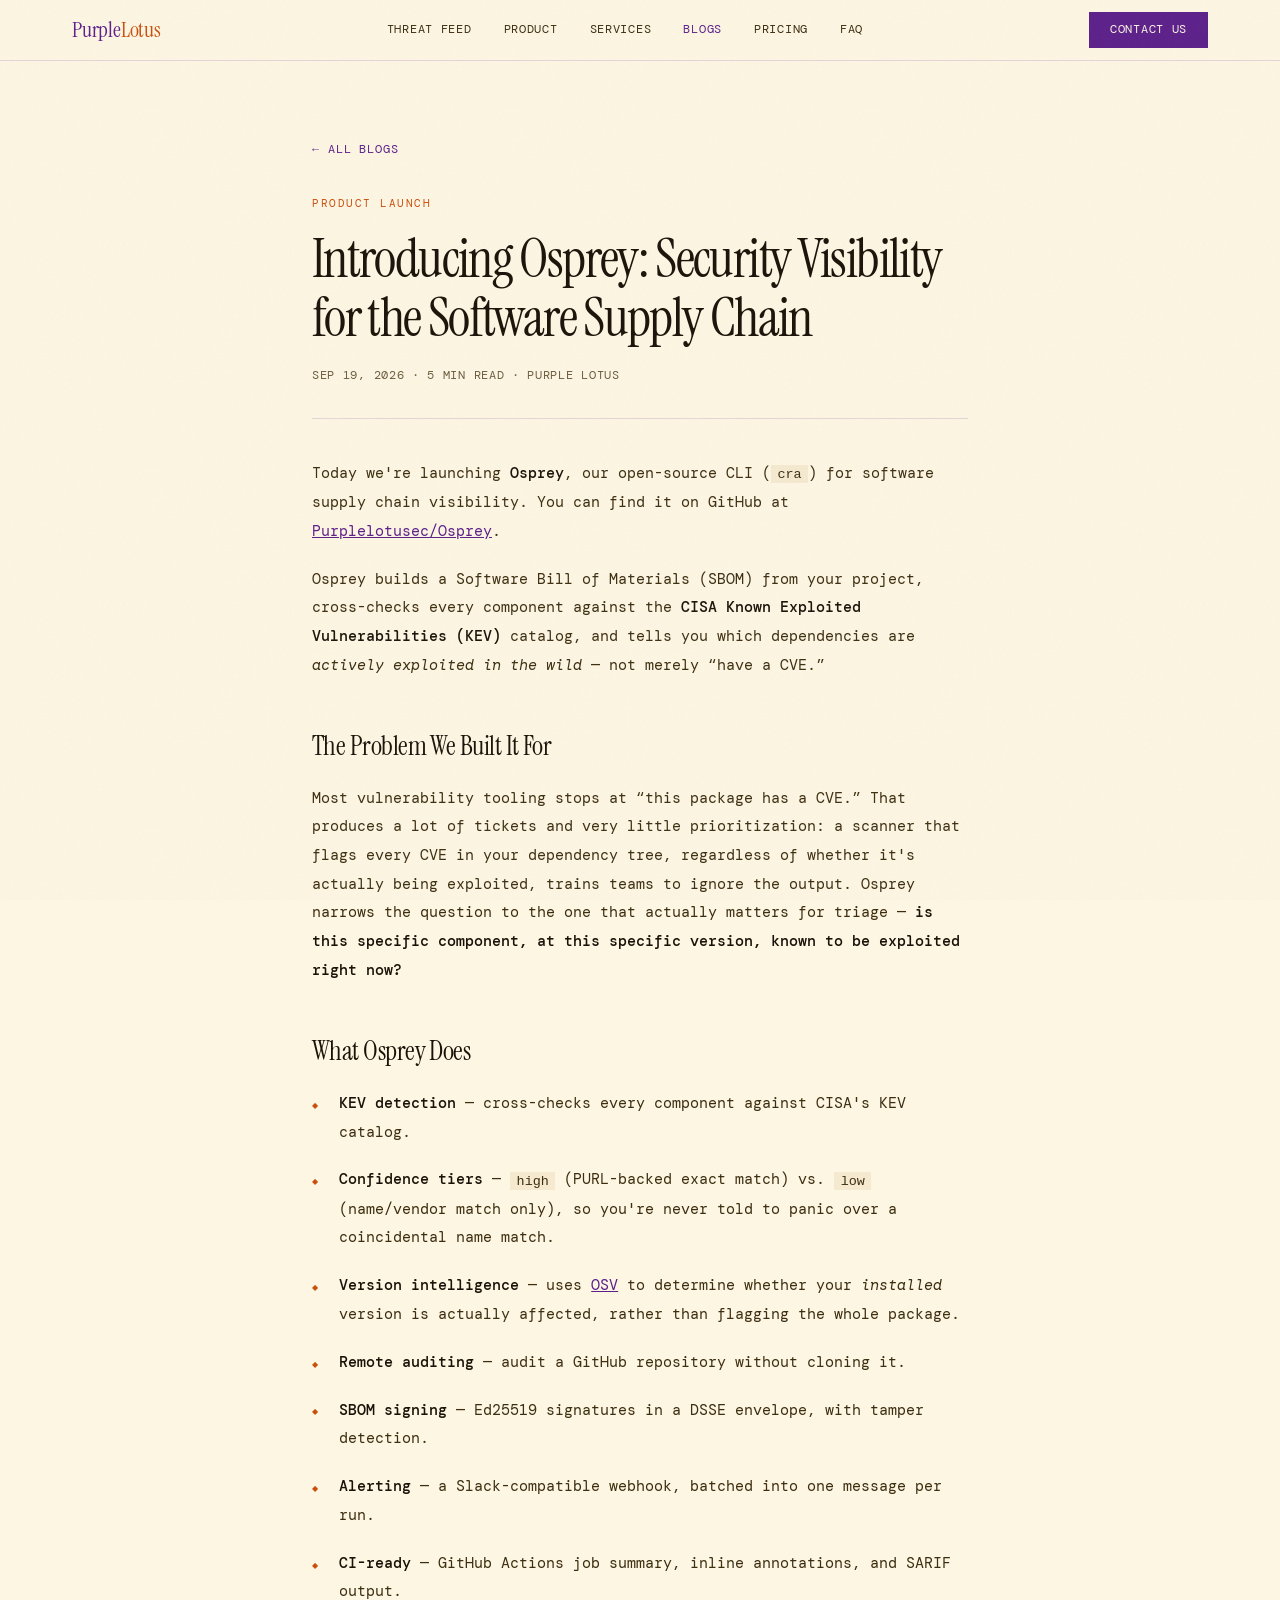
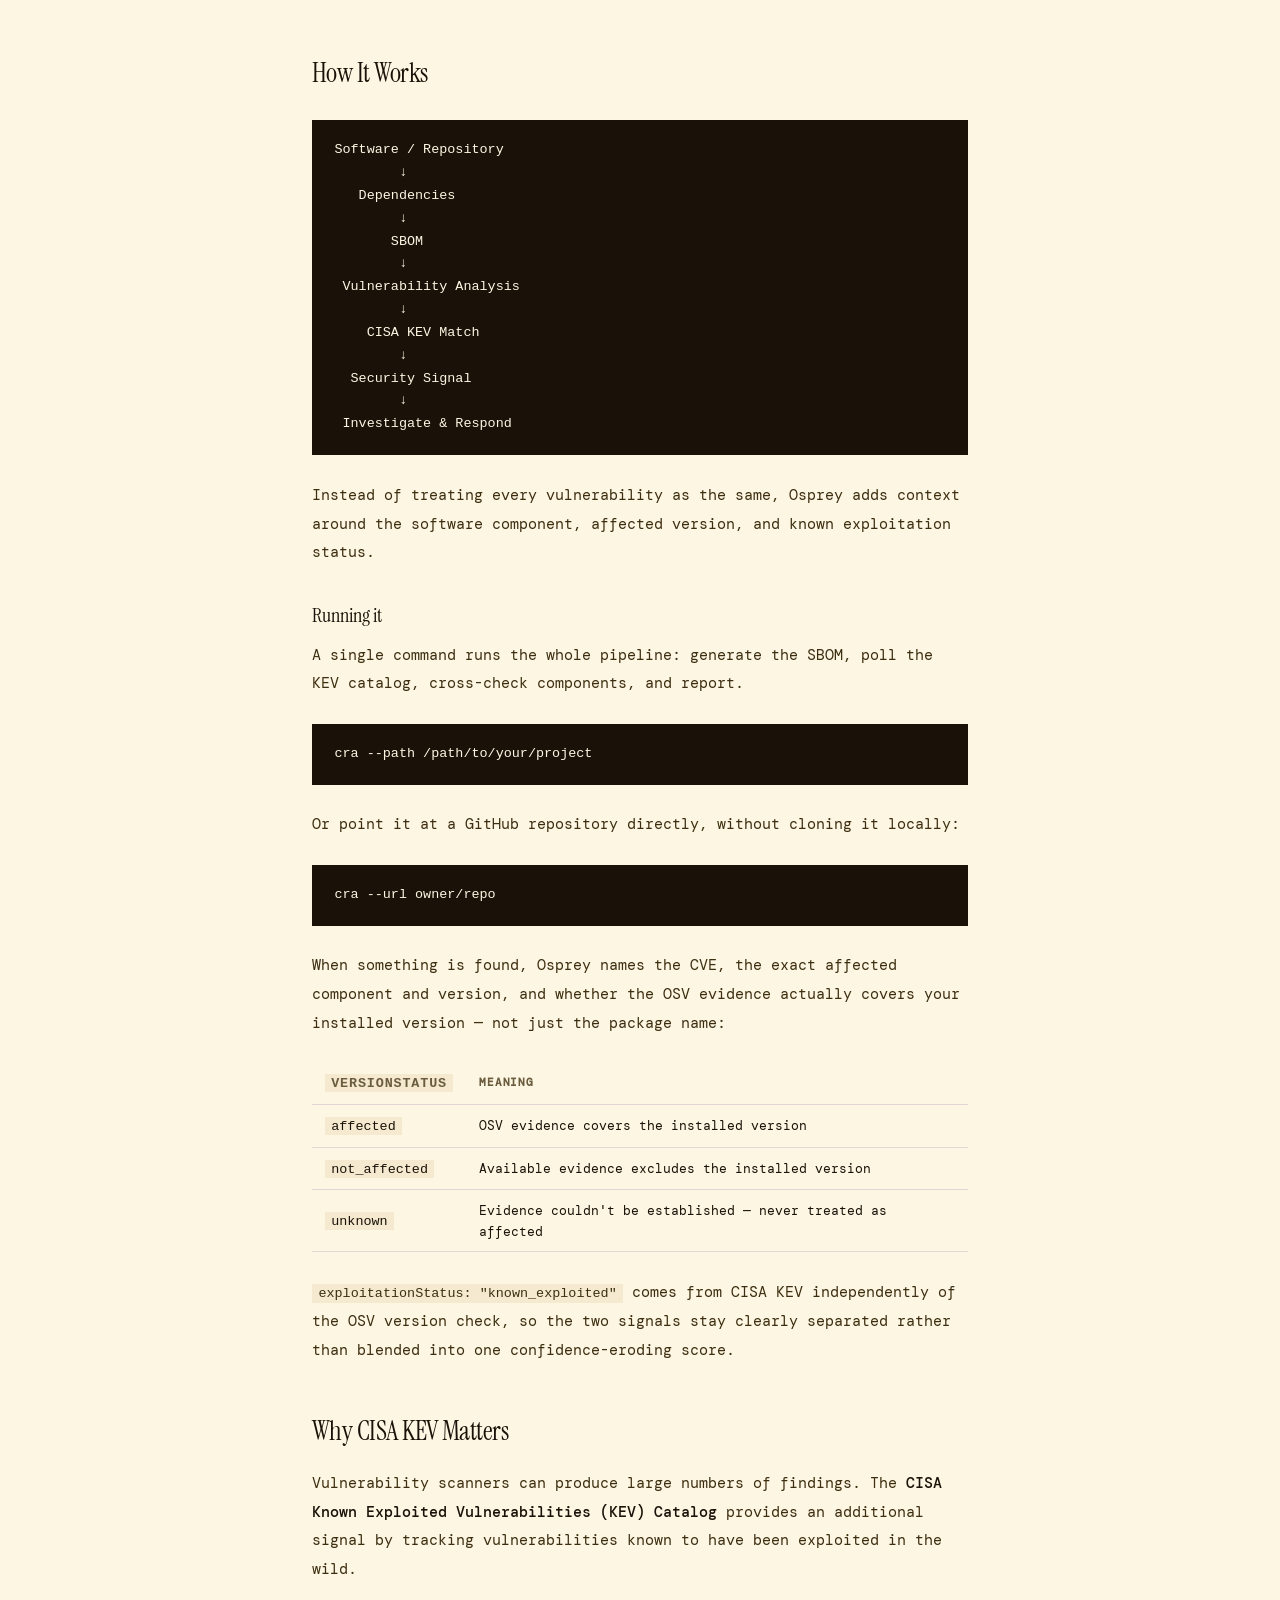
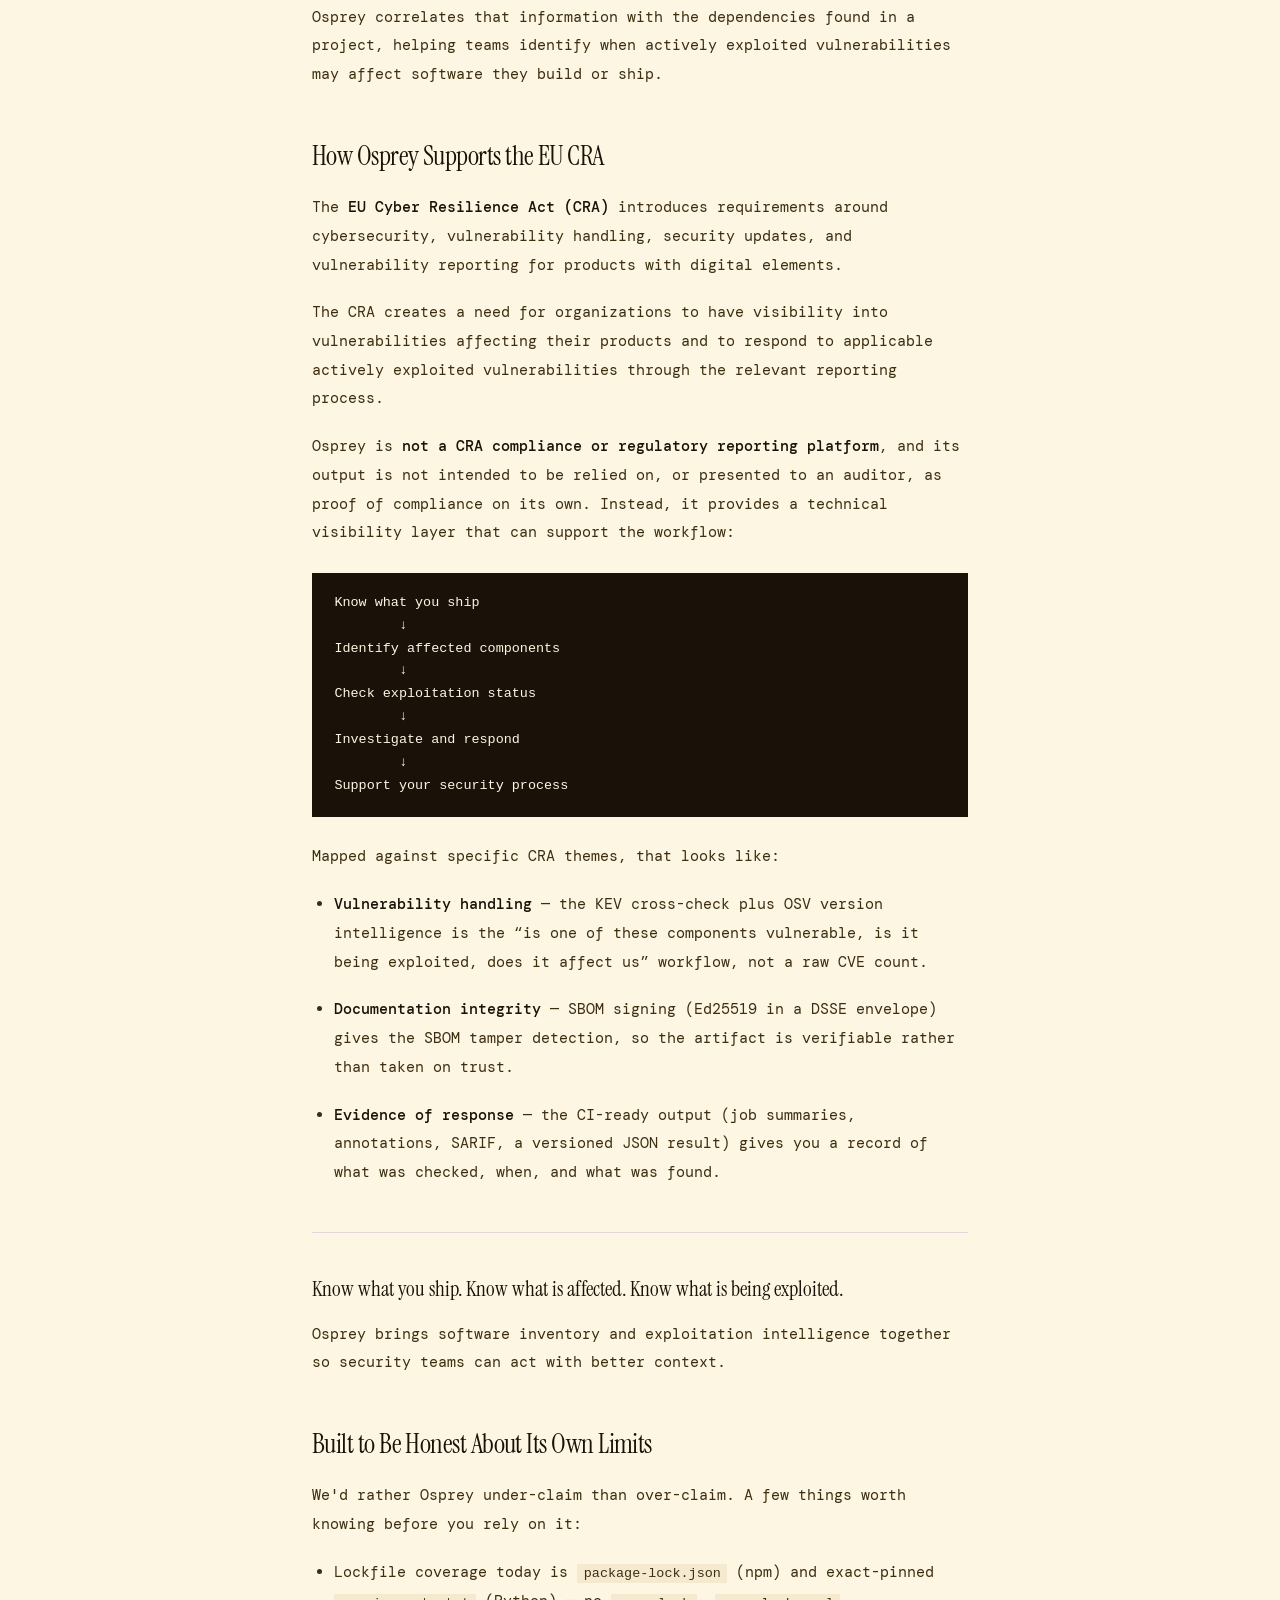
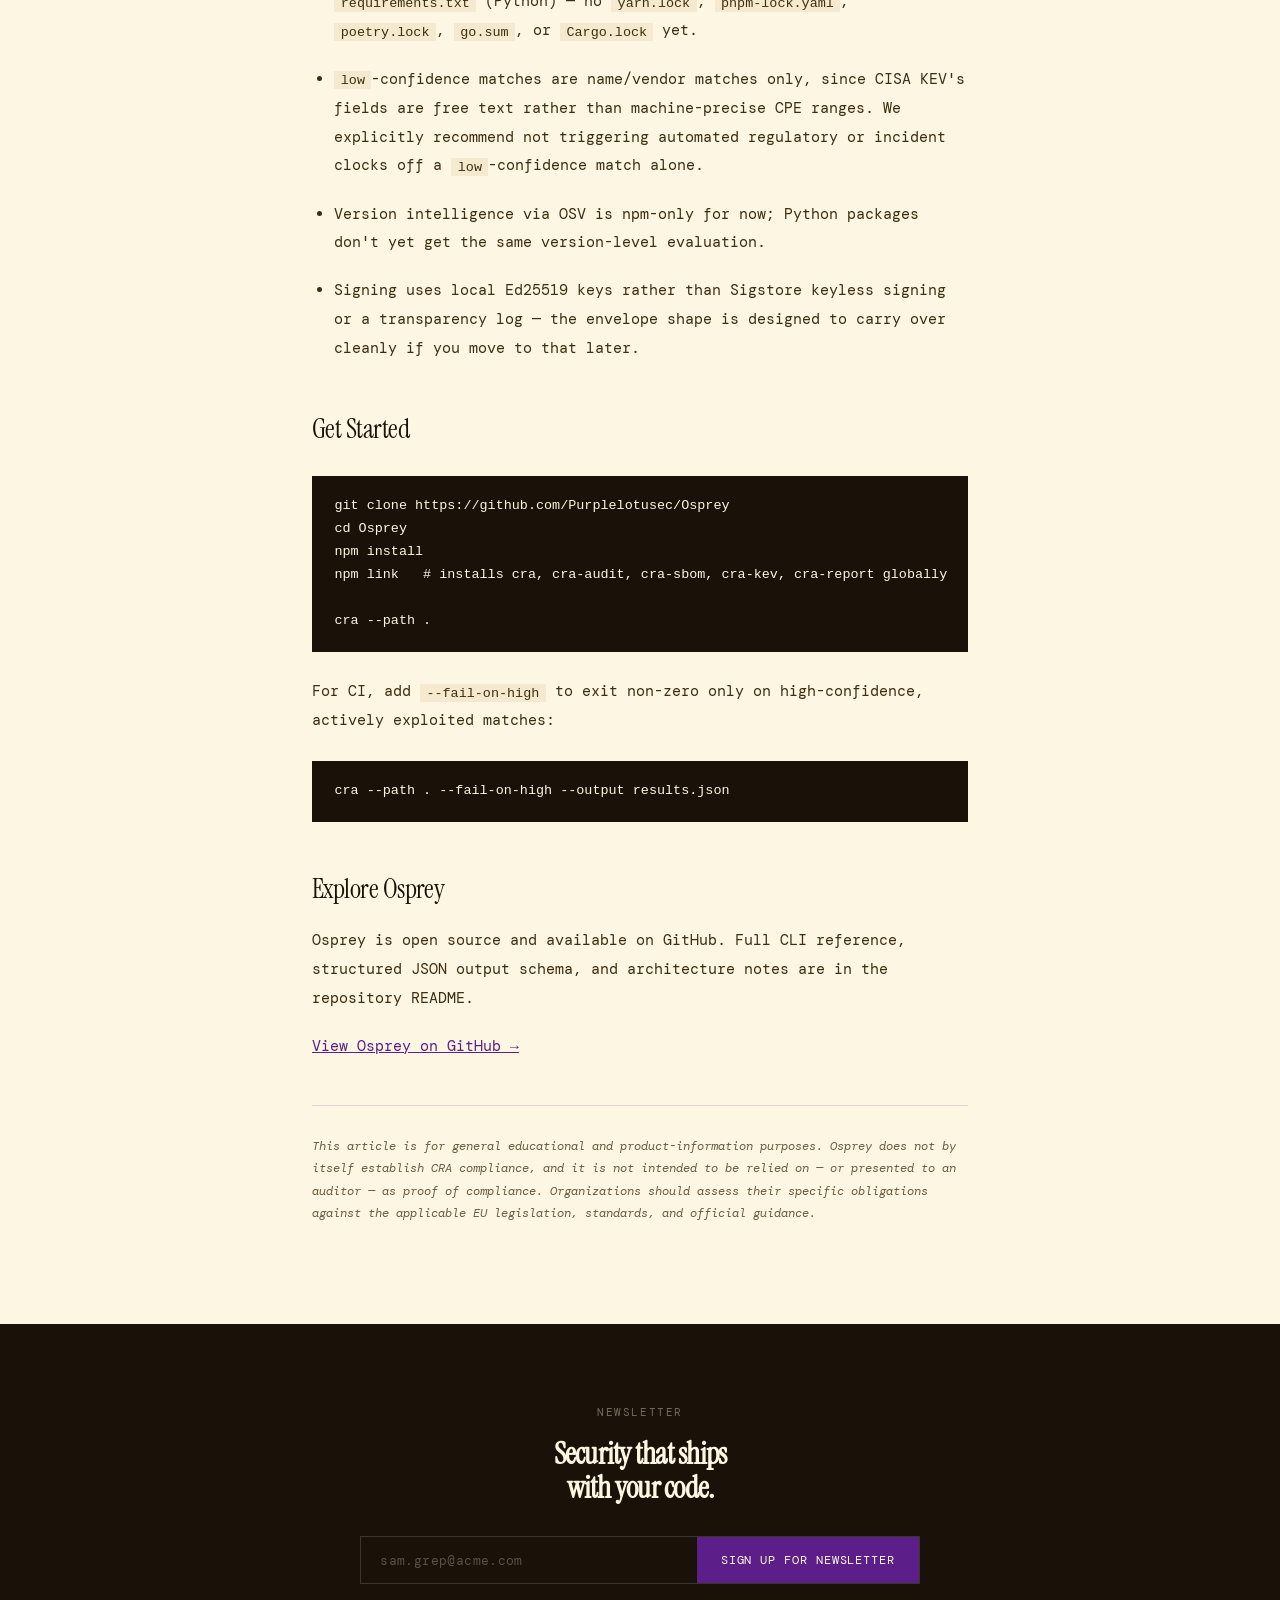
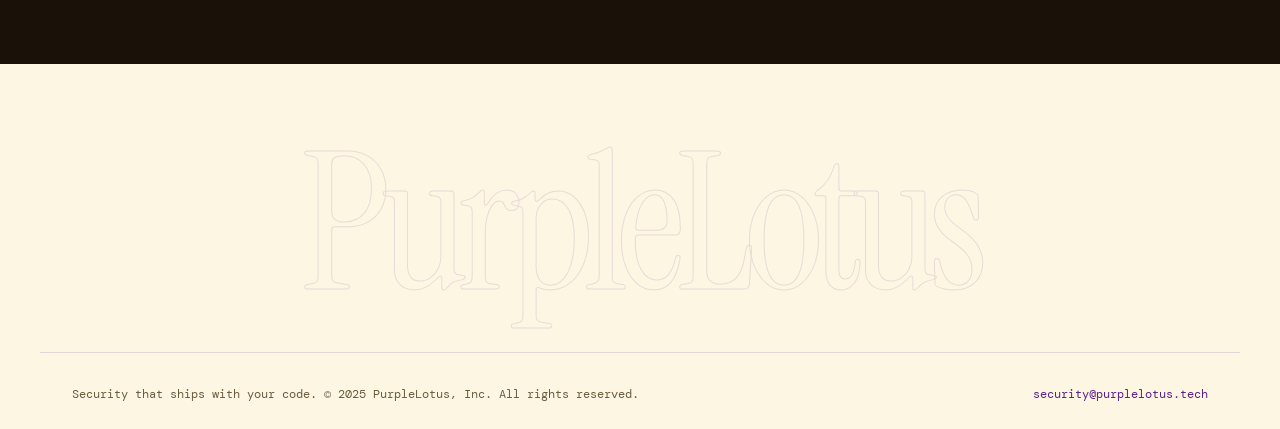
<file: blog/introducing-osprey.html>
<!DOCTYPE html>
<html lang="en">
<head>
<meta charset="UTF-8">
<meta name="viewport" content="width=device-width, initial-scale=1.0">
<!-- 1. EDIT: page title + description (used by Google and link previews) -->
<title>Introducing Osprey: Security Visibility for the Software Supply Chain — PurpleLotus</title>
<meta name="description" content="Osprey generates and signs SBOMs, cross-checks them against the CISA KEV catalog, and gives teams a technical visibility layer that supports EU CRA vulnerability workflows.">
<link rel="preconnect" href="https://fonts.googleapis.com">
<link href="https://fonts.googleapis.com/css2?family=Instrument+Serif:ital@0;1&family=DM+Mono:wght@300;400;500&family=Syne:wght@400;600;700;800&display=swap" rel="stylesheet">
<style>

:root {
  /* FONTS: change these 3 lines to match your site (and the Google Fonts <link> above) */
  --font-display: 'Instrument Serif', serif;   /* headings, quotes, logo */
  --font-body: 'DM Mono', monospace;           /* paragraphs, nav, labels */
  --font-name: 'Syne', sans-serif;             /* bold names */
      --cream: #fdf6e3;
      --cream-dark: #f5ead0;
      --ink: #1a1208;
      --ink-mid: #3d2e10;
      --purple: #5c1f8a;
      --purple-light: #8b44c8;
      --purple-pale: #ecdff7;
      --orange: #c94f0c;
      --gray-text: #6b5c3e;
      --border: rgba(92,31,138,0.15);
    }
    *, *::before, *::after { box-sizing: border-box; margin: 0; padding: 0; }
    html { scroll-behavior: smooth; }
    body {
      background: var(--cream); color: var(--ink);
      font-family: var(--font-body); font-size: 15px;
      line-height: 1.6; overflow-x: hidden;
    }
    body::before {
      content: ''; position: fixed; inset: 0; pointer-events: none; z-index: 9999; opacity: 0.05;
      background-image: url("data:image/svg+xml,%3Csvg xmlns='http://www.w3.org/2000/svg' width='300' height='300'%3E%3Cfilter id='n'%3E%3CfeTurbulence type='fractalNoise' baseFrequency='0.88' numOctaves='4' stitchTiles='stitch'/%3E%3C/filter%3E%3Crect width='300' height='300' filter='url(%23n)' opacity='1'/%3E%3C/svg%3E");
      background-size: 180px 180px;
    }

    /* HEADER */
    header {
      position: fixed; top: 0; left: 0; right: 0; z-index: 100;
      background: rgba(253,246,227,0.93); backdrop-filter: blur(14px);
      -webkit-backdrop-filter: blur(14px); border-bottom: 1px solid var(--border);
    }
    .header-inner {
      max-width: 1200px; margin: 0 auto; padding: 0 2rem;
      height: 60px; display: flex; align-items: center; justify-content: space-between;
    }
    .logo { font-family: var(--font-display); font-size: 1.35rem; color: var(--purple); text-decoration: none; letter-spacing: -0.01em; }
    .logo span { color: var(--orange); }
    nav { display: flex; gap: 2rem; align-items: center; }
    nav a { font-family: var(--font-body); font-size: 0.75rem; color: var(--ink-mid); text-decoration: none; letter-spacing: 0.06em; text-transform: uppercase; transition: color 0.2s; }
    nav a:hover { color: var(--purple); }
    .btn-primary { font-family: var(--font-body); font-size: 0.75rem; letter-spacing: 0.06em; text-transform: uppercase; background: var(--purple); color: var(--cream); border: none; padding: 0.55rem 1.3rem; cursor: pointer; text-decoration: none; transition: background 0.2s, transform 0.15s; display: inline-block; }
    .btn-primary:hover { background: var(--purple-light); transform: translateY(-1px); }
    .btn-ghost { font-family: var(--font-body); font-size: 0.75rem; letter-spacing: 0.06em; text-transform: uppercase; background: transparent; color: var(--ink); border: 1px solid currentColor; padding: 0.55rem 1.3rem; cursor: pointer; text-decoration: none; transition: all 0.2s; display: inline-block; }
    .btn-ghost:hover { color: var(--purple); border-color: var(--purple); }

    /* SECTIONS */
    .section { max-width: 1200px; margin: 0 auto; padding: 6rem 2rem; }
    .section-label { font-family: var(--font-body); font-size: 0.68rem; letter-spacing: 0.14em; text-transform: uppercase; color: var(--orange); margin-bottom: 1rem; display: block; }
    .section-title { font-family: var(--font-display); font-size: clamp(1.9rem, 3vw, 2.8rem); line-height: 1.1; letter-spacing: -0.025em; color: var(--ink); margin-bottom: 2rem; }
    .section-title em { font-style: italic; color: var(--purple); }

    
/* POST */
nav a.active { color: var(--purple); }
.post { max-width: 720px; margin: 0 auto; padding: 8.5rem 2rem 5rem; }
.back-link { font-size: 0.72rem; letter-spacing: 0.08em; text-transform: uppercase; color: var(--purple); text-decoration: none; }
.back-link:hover { text-decoration: underline; }
.post-tag { display: block; margin: 2.2rem 0 1rem; font-size: 0.68rem; letter-spacing: 0.14em; text-transform: uppercase; color: var(--orange); }
.post h1 { font-family: var(--font-display); font-weight: 400; font-size: clamp(2.2rem, 4.5vw, 3.4rem); line-height: 1.1; letter-spacing: -0.03em; margin-bottom: 1.2rem; }
.post-meta { font-size: 0.72rem; letter-spacing: 0.06em; text-transform: uppercase; color: var(--gray-text); padding-bottom: 2rem; border-bottom: 1px solid var(--border); margin-bottom: 2.5rem; }
.post-body p, .post-body li { font-size: 0.92rem; color: var(--ink-mid); line-height: 1.95; margin-bottom: 1.2rem; }
.post-body h2 { font-family: var(--font-display); font-weight: 400; font-size: 1.7rem; letter-spacing: -0.02em; margin: 2.8rem 0 1rem; color: var(--ink); }
.post-body h3 { font-family: var(--font-display); font-weight: 400; font-size: 1.25rem; margin: 2rem 0 0.6rem; }
.post-body ul, .post-body ol { padding-left: 1.4rem; margin-bottom: 1.2rem; }
.post-body a { color: var(--purple); }
.post-body strong { color: var(--ink); font-weight: 500; }
.post-body blockquote { border-left: 3px solid var(--purple); background: var(--purple-pale); padding: 1.1rem 1.5rem; margin: 1.8rem 0; font-family: var(--font-display); font-style: italic; font-size: 1.15rem; color: var(--purple); }
.post-body code { background: var(--cream-dark); padding: 0.1rem 0.4rem; font-size: 0.84rem; }
.post-body pre { background: var(--ink); color: var(--cream); padding: 1.2rem 1.4rem; overflow-x: auto; margin: 1.6rem 0; font-size: 0.8rem; line-height: 1.7; }
.post-body pre code { background: none; padding: 0; }
.post-body img { max-width: 100%; height: auto; margin: 1.5rem 0; border: 1px solid var(--border); }
.post-body hr { border: none; border-top: 1px solid var(--border); margin: 2.8rem 0 1.8rem; }
.post-body .callout { font-family: var(--font-display); font-size: 1.3rem; line-height: 1.5; color: var(--ink); margin: 2.5rem 0 1rem; }
.post-body .callout strong { display: block; font-weight: 400; margin-bottom: 0.6rem; }
.post-body .disclaimer { font-style: italic; font-size: 0.78rem; color: var(--gray-text); line-height: 1.8; }
.post-body .references li { margin-bottom: 0.6rem; }
.post-body table { width: 100%; border-collapse: collapse; margin: 1.6rem 0; font-size: 0.82rem; }
.post-body th, .post-body td { text-align: left; padding: 0.6rem 0.8rem; border-bottom: 1px solid var(--border); }
.post-body th { font-family: var(--font-body); font-size: 0.66rem; letter-spacing: 0.08em; text-transform: uppercase; color: var(--gray-text); }
.post-body .feature-list { list-style: none; padding-left: 0; }
.post-body .feature-list li { padding-left: 1.7rem; position: relative; }
.post-body .feature-list li::before { content: '◆'; color: var(--orange); font-size: 0.5rem; position: absolute; left: 0; top: 0.55rem; }
@media (max-width: 768px) { nav { display: none; } .post { padding-top: 6.5rem; } .post-body table { display: block; overflow-x: auto; } }
/* NEWSLETTER */
    .newsletter-section { background: var(--ink); padding: 5rem 2rem; }
    .newsletter-inner { max-width: 560px; margin: 0 auto; text-align: center; }
    .newsletter-inner .section-label { color: rgba(253,246,227,0.4); }
    .newsletter-inner .section-title { color: var(--cream); font-size: 1.9rem; margin-top: 0.5rem; }
    .newsletter-form { display: flex; margin-top: 2rem; border: 1px solid rgba(255,255,255,0.15); }
    .newsletter-form input { flex: 1; background: transparent; border: none; outline: none; padding: 0.9rem 1.2rem; font-family: var(--font-body); font-size: 0.82rem; color: var(--cream); letter-spacing: 0.03em; }
    .newsletter-form input::placeholder { color: rgba(253,246,227,0.28); }
    .newsletter-form button { background: var(--purple); border: none; color: var(--cream); padding: 0.9rem 1.5rem; font-family: var(--font-body); font-size: 0.72rem; letter-spacing: 0.08em; text-transform: uppercase; cursor: pointer; transition: background 0.2s; white-space: nowrap; }
    .newsletter-form button:hover { background: var(--purple-light); }

    /* WORDMARK + FOOTER */
    .wordmark-section { padding: 4rem 2rem 2rem; text-align: center; overflow: hidden; }
    .big-wordmark { font-family: var(--font-display); font-size: clamp(4rem, 15vw, 14rem); letter-spacing: -0.05em; line-height: 1; color: transparent; -webkit-text-stroke: 1px var(--purple); opacity: 0.12; user-select: none; }
    footer { border-top: 1px solid var(--border); padding: 2rem; display: flex; justify-content: space-between; align-items: center; max-width: 1200px; margin: 0 auto; }
    footer p { font-size: 0.74rem; color: var(--gray-text); }
    footer a { color: var(--purple); text-decoration: none; }

    /* SCROLL REVEAL */
    .reveal { opacity: 0; transform: translateY(22px); transition: opacity 0.65s ease, transform 0.65s ease; }
    .reveal.visible { opacity: 1; transform: none; }

    </style>
<link rel="stylesheet" href="../responsive.css">
</head>
<body>

<header>
<div class="header-inner">
<a href="/" class="logo">Purple<span>Lotus</span></a>
<nav id="site-nav">
<a href="/threat-feed">Threat Feed</a>
<a href="/#product">Product</a>
<a href="/#services">Services</a>
<a href="/blogs" class="active">Blogs</a>
<a href="/#pricing">Pricing</a>
<a href="/#faq">FAQ</a>
</nav>
<a href="mailto:security@purplelotus.tech" class="btn-primary">Contact Us</a>
<button type="button" class="nav-toggle" aria-label="Open menu" aria-expanded="false" aria-controls="site-nav"><span></span><span></span><span></span></button>
</div>
</header>

<article class="post">
<a href="/blogs" class="back-link">&larr; All blogs</a>

<span class="post-tag">Product Launch</span>
<h1>Introducing Osprey: Security Visibility for the Software Supply Chain</h1>
<div class="post-meta">Sep 19, 2026 &middot; 5 min read &middot; Purple Lotus</div>

<div class="post-body">
<p>Today we're launching <strong>Osprey</strong>, our open-source CLI (<code>cra</code>) for software supply chain visibility. You can find it on GitHub at <a href="https://github.com/Purplelotusec/Osprey" target="_blank" rel="noopener">Purplelotusec/Osprey</a>.</p>
<p>Osprey builds a Software Bill of Materials (SBOM) from your project, cross-checks every component against the <strong>CISA Known Exploited Vulnerabilities (KEV)</strong> catalog, and tells you which dependencies are <em>actively exploited in the wild</em> &mdash; not merely &ldquo;have a CVE.&rdquo;</p>

<h2>The Problem We Built It For</h2>
<p>Most vulnerability tooling stops at &ldquo;this package has a CVE.&rdquo; That produces a lot of tickets and very little prioritization: a scanner that flags every CVE in your dependency tree, regardless of whether it's actually being exploited, trains teams to ignore the output. Osprey narrows the question to the one that actually matters for triage &mdash; <strong>is this specific component, at this specific version, known to be exploited right now?</strong></p>

<h2>What Osprey Does</h2>
<ul class="feature-list">
<li><strong>KEV detection</strong> &mdash; cross-checks every component against CISA's KEV catalog.</li>
<li><strong>Confidence tiers</strong> &mdash; <code>high</code> (PURL-backed exact match) vs. <code>low</code> (name/vendor match only), so you're never told to panic over a coincidental name match.</li>
<li><strong>Version intelligence</strong> &mdash; uses <a href="https://osv.dev" target="_blank" rel="noopener">OSV</a> to determine whether your <em>installed</em> version is actually affected, rather than flagging the whole package.</li>
<li><strong>Remote auditing</strong> &mdash; audit a GitHub repository without cloning it.</li>
<li><strong>SBOM signing</strong> &mdash; Ed25519 signatures in a DSSE envelope, with tamper detection.</li>
<li><strong>Alerting</strong> &mdash; a Slack-compatible webhook, batched into one message per run.</li>
<li><strong>CI-ready</strong> &mdash; GitHub Actions job summary, inline annotations, and SARIF output.</li>
</ul>

<h2>How It Works</h2>
<pre><code>Software / Repository
        &darr;
   Dependencies
        &darr;
       SBOM
        &darr;
 Vulnerability Analysis
        &darr;
    CISA KEV Match
        &darr;
  Security Signal
        &darr;
 Investigate &amp; Respond</code></pre>
<p>Instead of treating every vulnerability as the same, Osprey adds context around the software component, affected version, and known exploitation status.</p>

<h3>Running it</h3>
<p>A single command runs the whole pipeline: generate the SBOM, poll the KEV catalog, cross-check components, and report.</p>
<pre><code>cra --path /path/to/your/project</code></pre>
<p>Or point it at a GitHub repository directly, without cloning it locally:</p>
<pre><code>cra --url owner/repo</code></pre>
<p>When something is found, Osprey names the CVE, the exact affected component and version, and whether the OSV evidence actually covers your installed version &mdash; not just the package name:</p>
<table>
<tr><th><code>versionStatus</code></th><th>Meaning</th></tr>
<tr><td><code>affected</code></td><td>OSV evidence covers the installed version</td></tr>
<tr><td><code>not_affected</code></td><td>Available evidence excludes the installed version</td></tr>
<tr><td><code>unknown</code></td><td>Evidence couldn't be established &mdash; never treated as affected</td></tr>
</table>
<p><code>exploitationStatus: "known_exploited"</code> comes from CISA KEV independently of the OSV version check, so the two signals stay clearly separated rather than blended into one confidence-eroding score.</p>

<h2>Why CISA KEV Matters</h2>
<p>Vulnerability scanners can produce large numbers of findings. The <strong>CISA Known Exploited Vulnerabilities (KEV) Catalog</strong> provides an additional signal by tracking vulnerabilities known to have been exploited in the wild.</p>
<p>Osprey correlates that information with the dependencies found in a project, helping teams identify when actively exploited vulnerabilities may affect software they build or ship.</p>

<h2>How Osprey Supports the EU CRA</h2>
<p>The <strong>EU Cyber Resilience Act (CRA)</strong> introduces requirements around cybersecurity, vulnerability handling, security updates, and vulnerability reporting for products with digital elements.</p>
<p>The CRA creates a need for organizations to have visibility into vulnerabilities affecting their products and to respond to applicable actively exploited vulnerabilities through the relevant reporting process.</p>
<p>Osprey is <strong>not a CRA compliance or regulatory reporting platform</strong>, and its output is not intended to be relied on, or presented to an auditor, as proof of compliance on its own. Instead, it provides a technical visibility layer that can support the workflow:</p>
<pre><code>Know what you ship
        &darr;
Identify affected components
        &darr;
Check exploitation status
        &darr;
Investigate and respond
        &darr;
Support your security process</code></pre>
<p>Mapped against specific CRA themes, that looks like:</p>
<ul>
<li><strong>Vulnerability handling</strong> &mdash; the KEV cross-check plus OSV version intelligence is the &ldquo;is one of these components vulnerable, is it being exploited, does it affect us&rdquo; workflow, not a raw CVE count.</li>
<li><strong>Documentation integrity</strong> &mdash; SBOM signing (Ed25519 in a DSSE envelope) gives the SBOM tamper detection, so the artifact is verifiable rather than taken on trust.</li>
<li><strong>Evidence of response</strong> &mdash; the CI-ready output (job summaries, annotations, SARIF, a versioned JSON result) gives you a record of what was checked, when, and what was found.</li>
</ul>

<hr>
<p class="callout"><strong>Know what you ship. Know what is affected. Know what is being exploited.</strong></p>
<p>Osprey brings software inventory and exploitation intelligence together so security teams can act with better context.</p>

<h2>Built to Be Honest About Its Own Limits</h2>
<p>We'd rather Osprey under-claim than over-claim. A few things worth knowing before you rely on it:</p>
<ul>
<li>Lockfile coverage today is <code>package-lock.json</code> (npm) and exact-pinned <code>requirements.txt</code> (Python) &mdash; no <code>yarn.lock</code>, <code>pnpm-lock.yaml</code>, <code>poetry.lock</code>, <code>go.sum</code>, or <code>Cargo.lock</code> yet.</li>
<li><code>low</code>-confidence matches are name/vendor matches only, since CISA KEV's fields are free text rather than machine-precise CPE ranges. We explicitly recommend not triggering automated regulatory or incident clocks off a <code>low</code>-confidence match alone.</li>
<li>Version intelligence via OSV is npm-only for now; Python packages don't yet get the same version-level evaluation.</li>
<li>Signing uses local Ed25519 keys rather than Sigstore keyless signing or a transparency log &mdash; the envelope shape is designed to carry over cleanly if you move to that later.</li>
</ul>

<h2>Get Started</h2>
<pre><code>git clone https://github.com/Purplelotusec/Osprey
cd Osprey
npm install
npm link   # installs cra, cra-audit, cra-sbom, cra-kev, cra-report globally

cra --path .</code></pre>
<p>For CI, add <code>--fail-on-high</code> to exit non-zero only on high-confidence, actively exploited matches:</p>
<pre><code>cra --path . --fail-on-high --output results.json</code></pre>

<h2>Explore Osprey</h2>
<p>Osprey is open source and available on GitHub. Full CLI reference, structured JSON output schema, and architecture notes are in the repository README.</p>
<p><a href="https://github.com/Purplelotusec/Osprey" target="_blank" rel="noopener">View Osprey on GitHub &rarr;</a></p>

<hr>
<p class="disclaimer">This article is for general educational and product-information purposes. Osprey does not by itself establish CRA compliance, and it is not intended to be relied on &mdash; or presented to an auditor &mdash; as proof of compliance. Organizations should assess their specific obligations against the applicable EU legislation, standards, and official guidance.</p>
</div>
</article>

<div class="newsletter-section">
<div class="newsletter-inner">
<span class="section-label">Newsletter</span>
<h2 class="section-title">Security that ships<br>with your code.</h2>
<div class="newsletter-form">
<input type="email" placeholder="sam.grep@acme.com">
<button>Sign Up for Newsletter</button>
</div>
</div>
</div>

<div class="wordmark-section"><div class="big-wordmark">PurpleLotus</div></div>

<footer>
<p>Security that ships with your code. &copy; 2025 PurpleLotus, Inc. All rights reserved.</p>
<p><a href="mailto:security@purplelotus.tech">security@purplelotus.tech</a></p>
</footer>
<script src="../nav.js"></script>
</body>
</html>
</file>
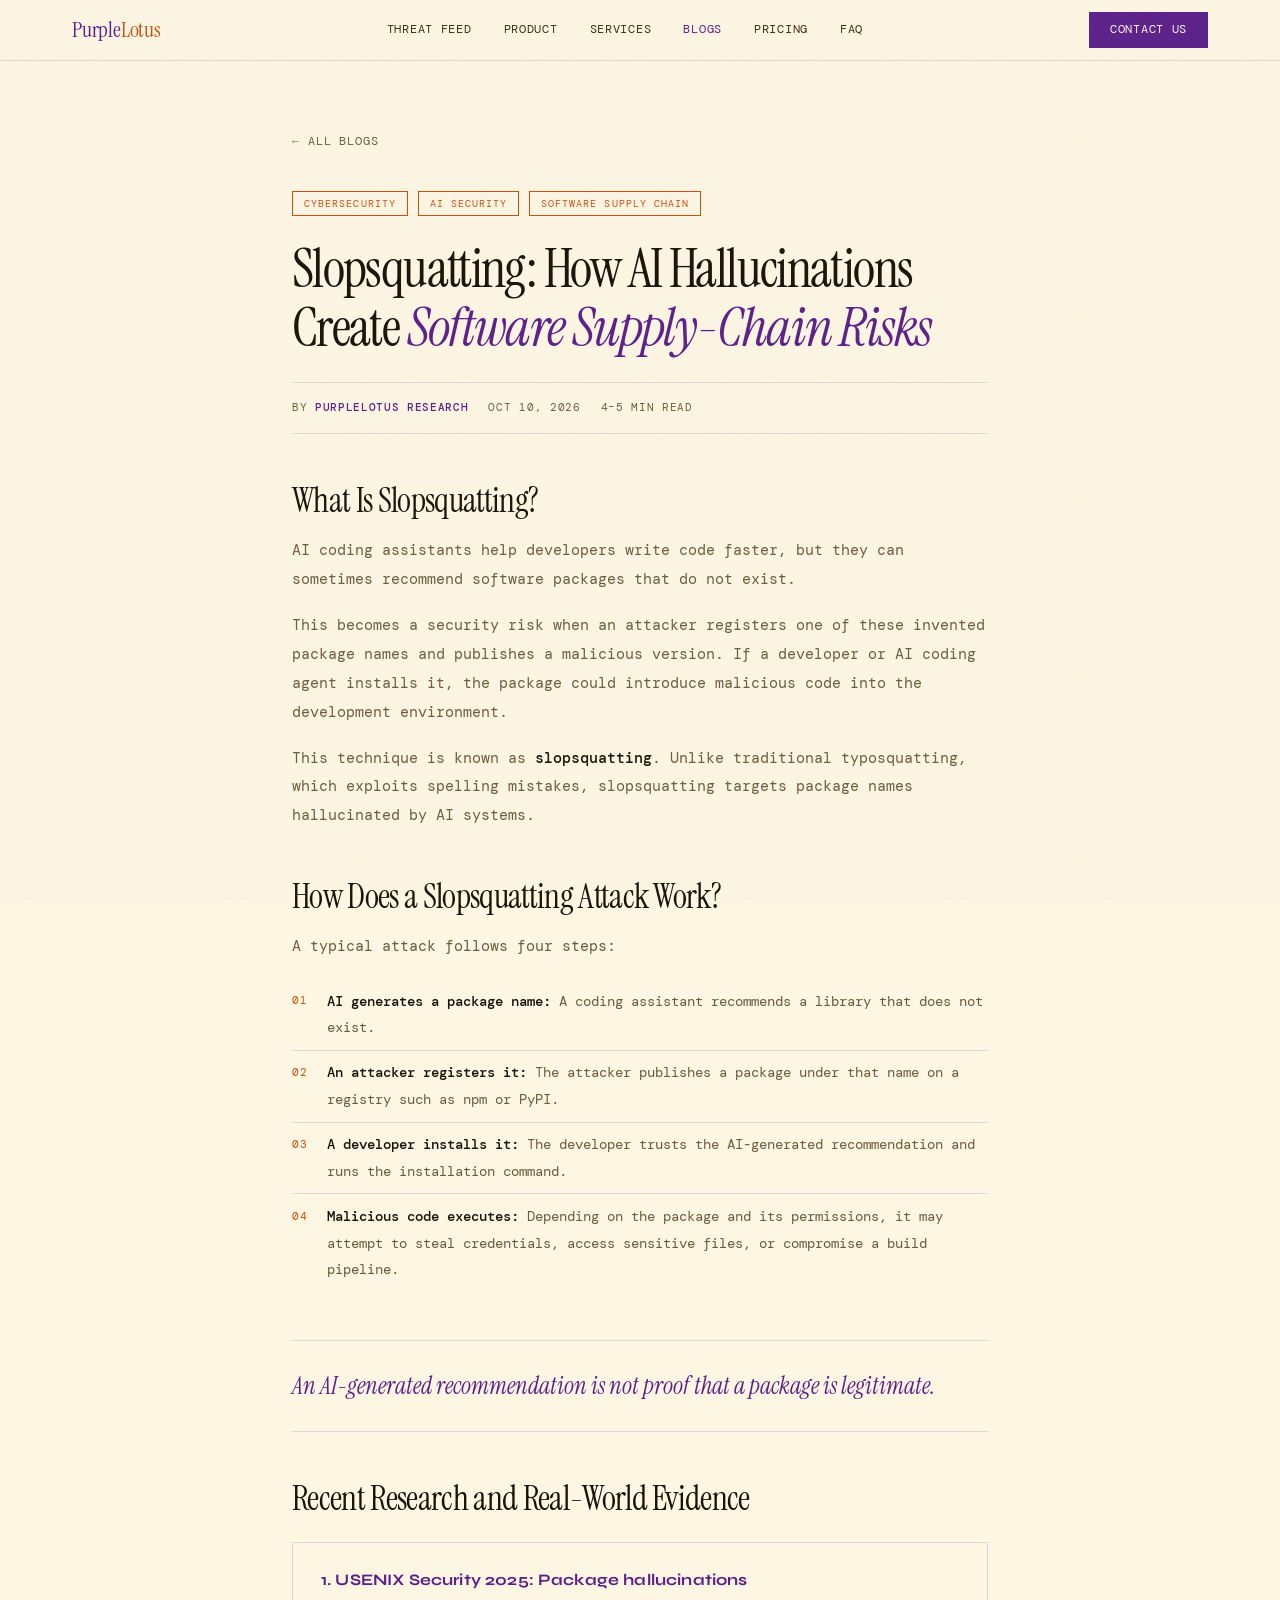
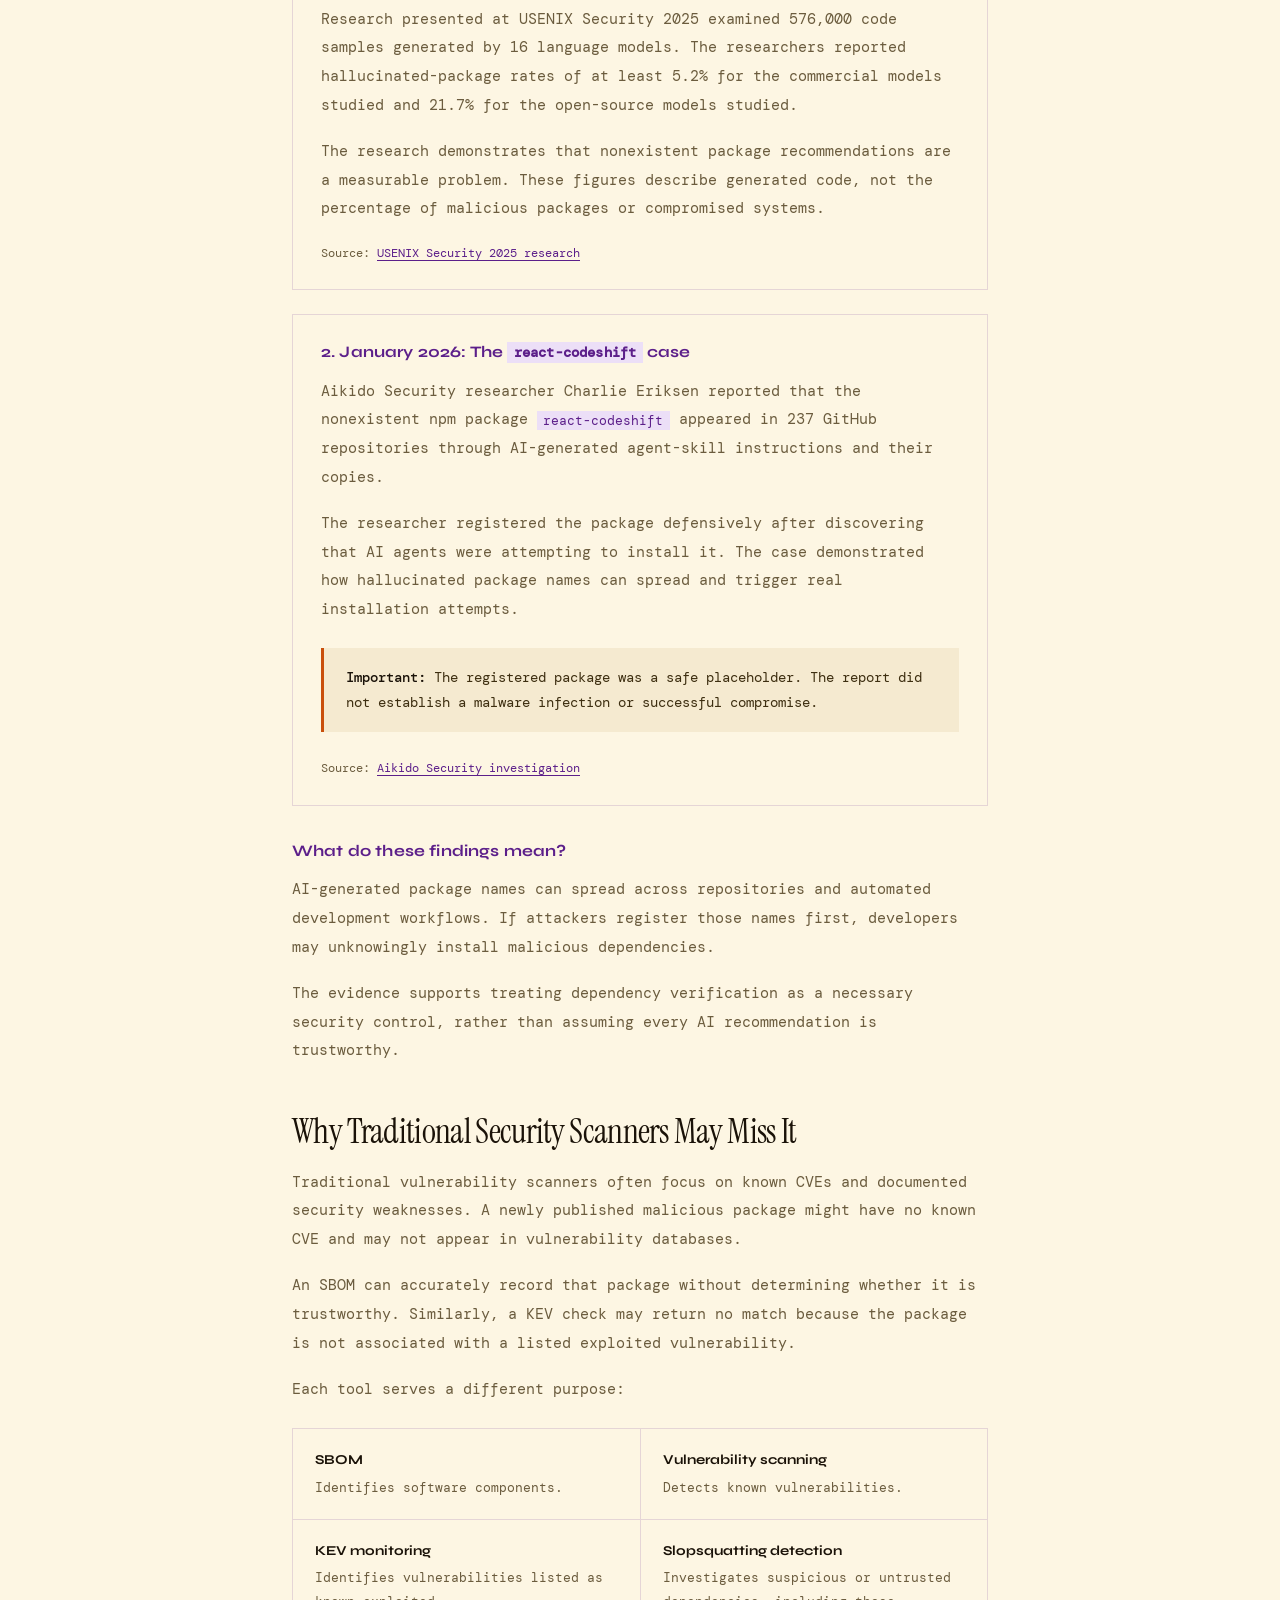
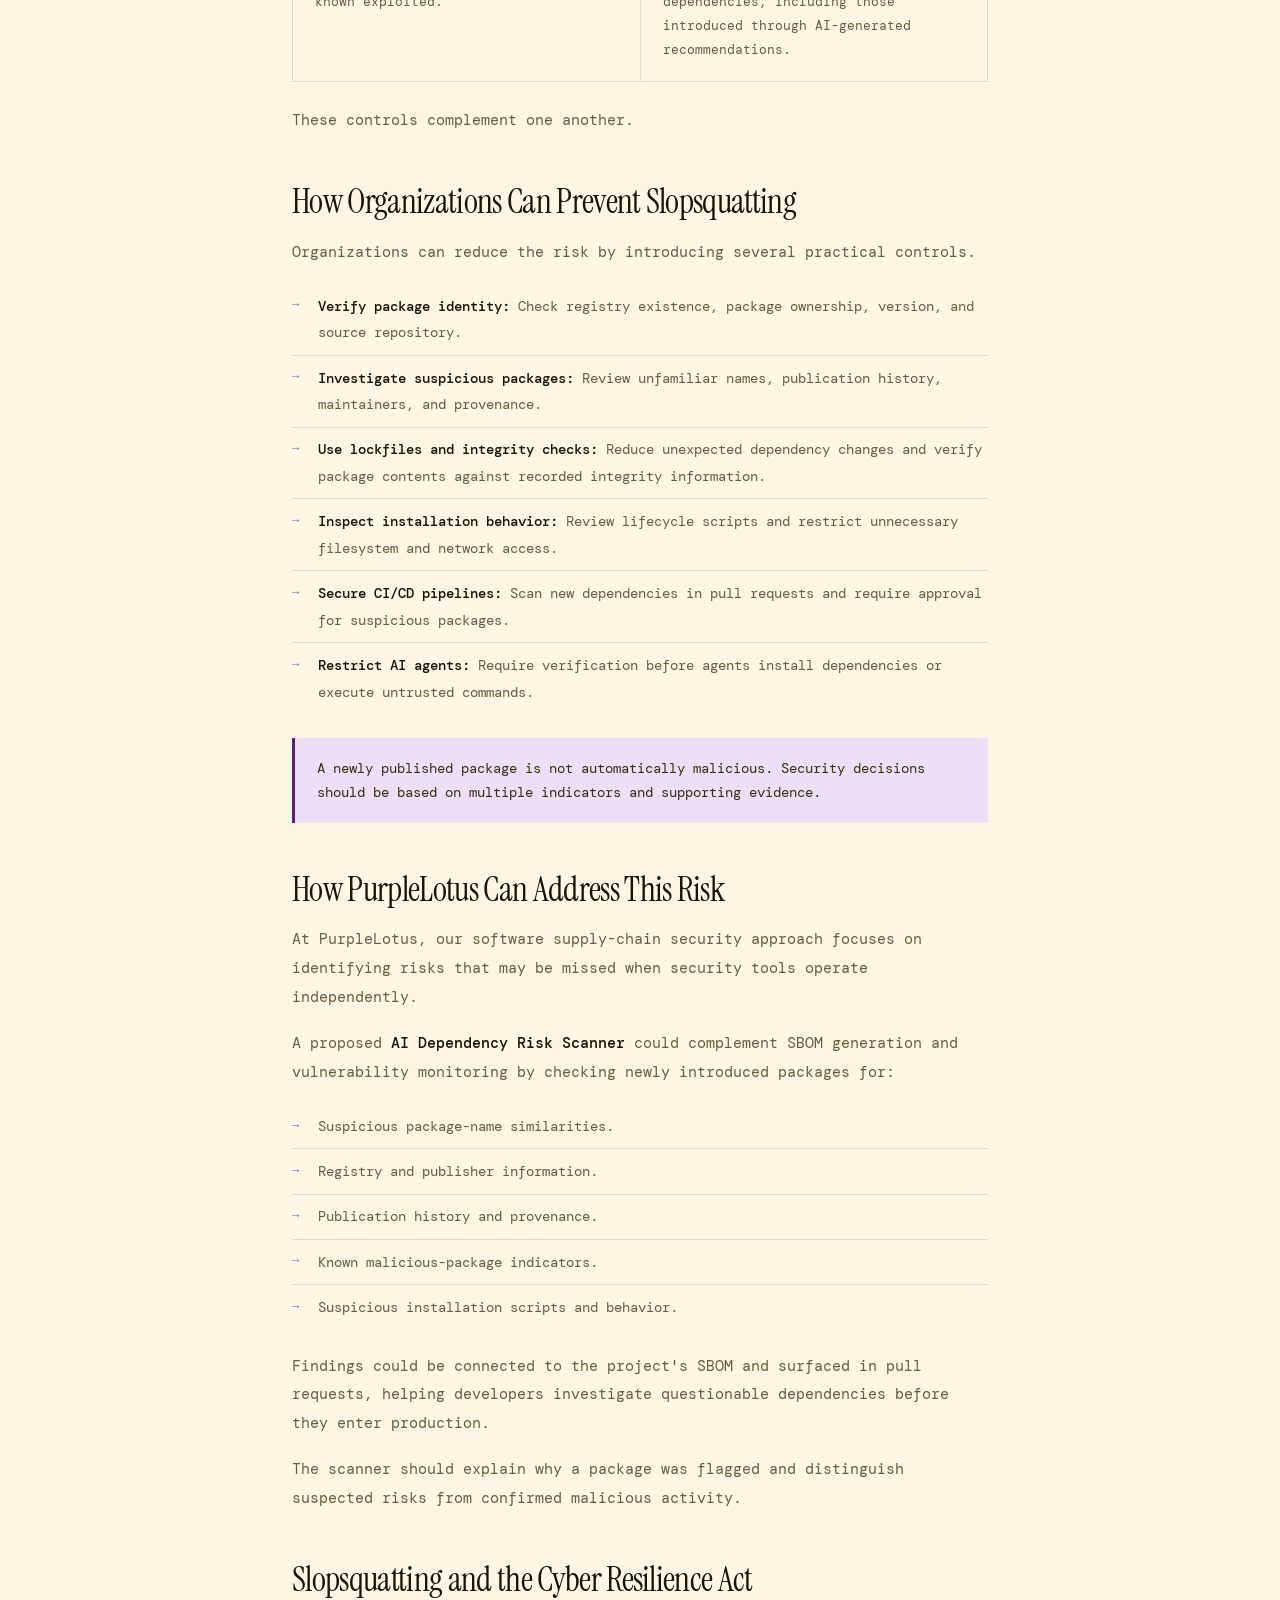
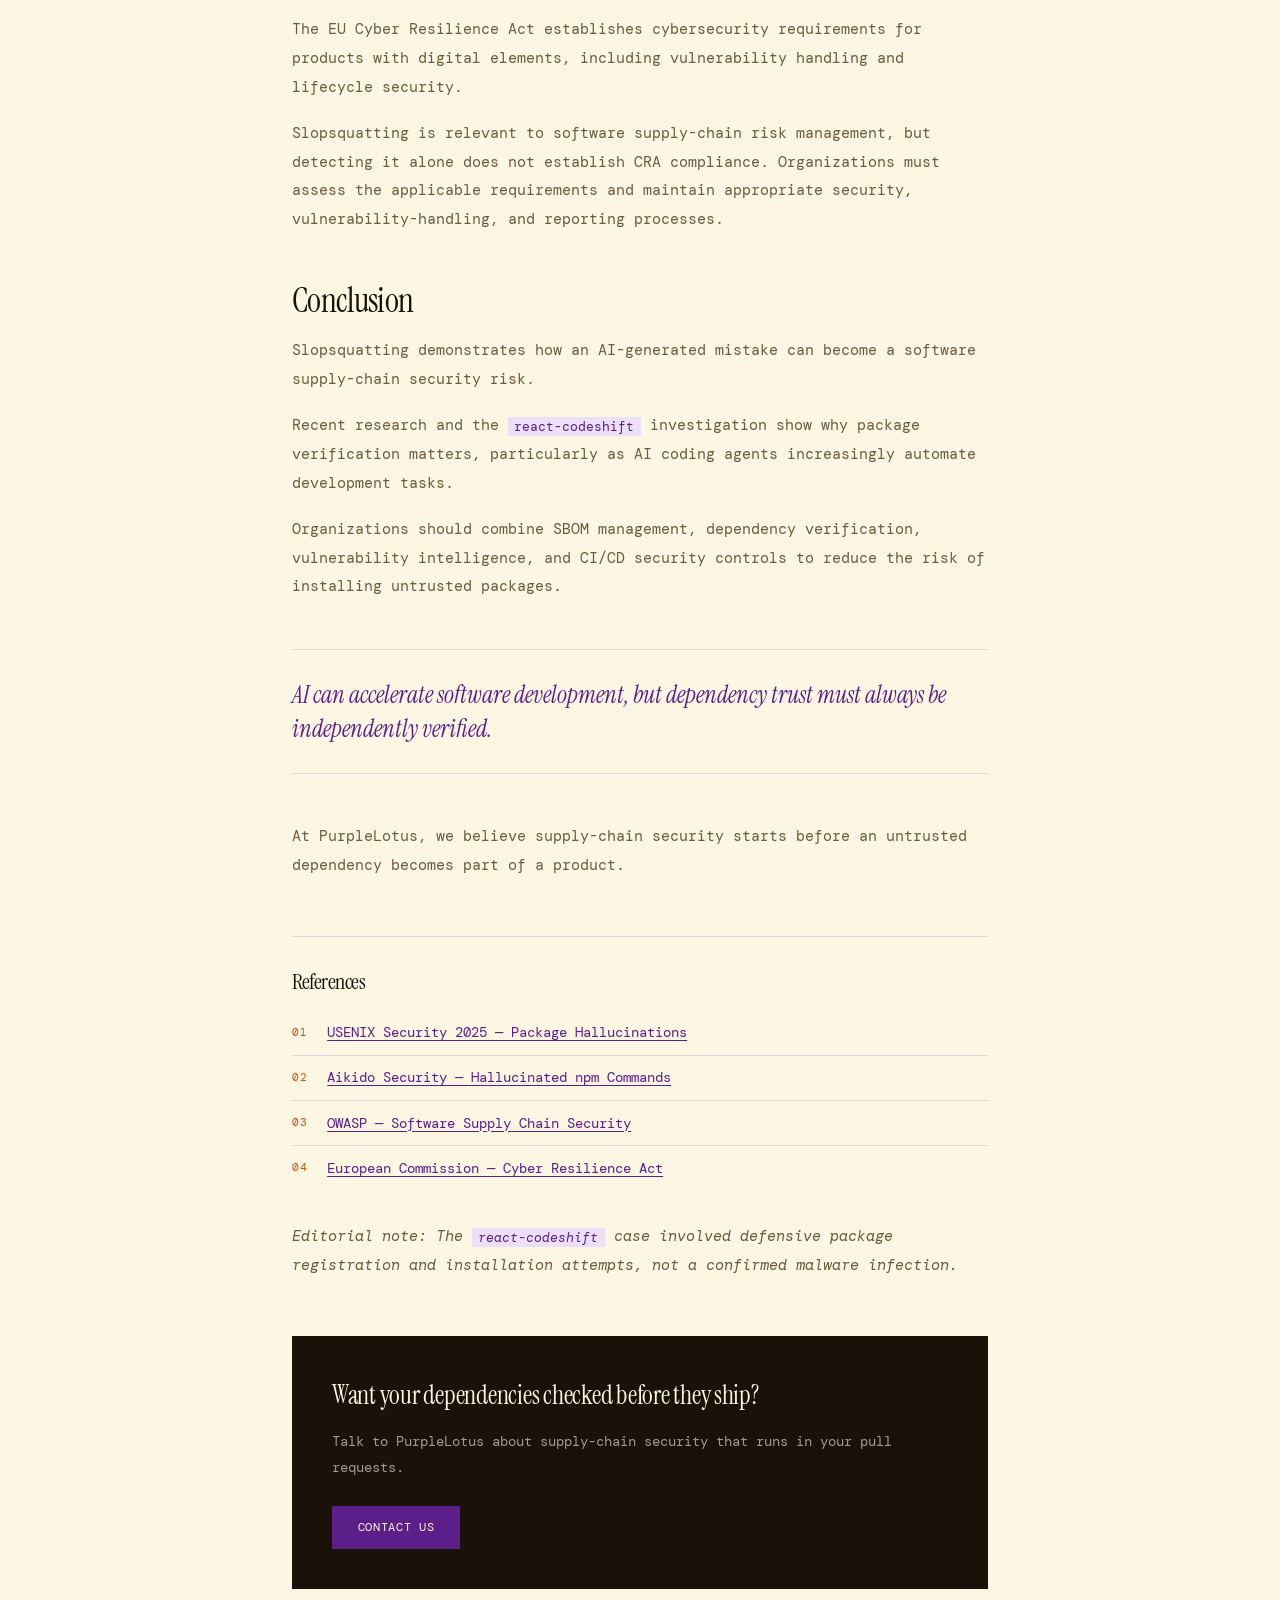
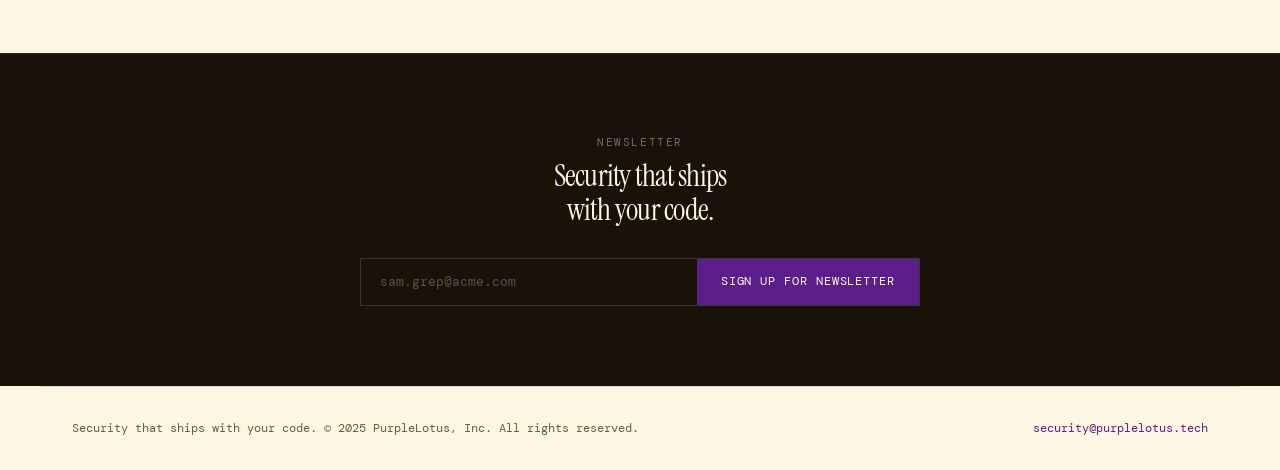
<file: blog/slopsquatting-ai-hallucinations.html>
<!DOCTYPE html>
<html lang="en">
<head>
  <meta charset="UTF-8">
  <meta name="viewport" content="width=device-width, initial-scale=1.0">
  <title>Slopsquatting: How AI Hallucinations Create Software Supply-Chain Risks — PurpleLotus</title>
  <meta name="description" content="Learn how slopsquatting exploits AI-generated package names, explore recent research, and discover how to protect your software supply chain.">
  <link rel="canonical" href="https://www.purplelotus.space/blog/slopsquatting-ai-hallucinations">
  <meta property="og:type" content="article">
  <meta property="og:title" content="Slopsquatting: How AI Hallucinations Create Software Supply-Chain Risks">
  <meta property="og:description" content="Learn how slopsquatting exploits AI-generated package names, explore recent research, and discover how to protect your software supply chain.">
  <meta property="og:url" content="https://www.purplelotus.space/blog/slopsquatting-ai-hallucinations">
  <script type="application/ld+json">
  {
    "@context": "https://schema.org",
    "@type": "BlogPosting",
    "headline": "Slopsquatting: How AI Hallucinations Create Software Supply-Chain Risks",
    "description": "Learn how slopsquatting exploits AI-generated package names, explore recent research, and discover how to protect your software supply chain.",
    "datePublished": "2026-10-10",
    "author": { "@type": "Organization", "name": "PurpleLotus" },
    "publisher": { "@type": "Organization", "name": "PurpleLotus" },
    "mainEntityOfPage": "https://www.purplelotus.space/blog/slopsquatting-ai-hallucinations"
  }
  </script>
  <link rel="preconnect" href="https://fonts.googleapis.com">
  <link href="https://fonts.googleapis.com/css2?family=Instrument+Serif:ital@0;1&family=DM+Mono:wght@300;400;500&family=Syne:wght@400;600;700;800&display=swap" rel="stylesheet">
  <style>
    :root {
      --cream: #fdf6e3;
      --cream-dark: #f5ead0;
      --ink: #1a1208;
      --ink-mid: #3d2e10;
      --purple: #5c1f8a;
      --purple-light: #8b44c8;
      --purple-pale: #ecdff7;
      --orange: #c94f0c;
      --gray-text: #6b5c3e;
      --border: rgba(92,31,138,0.15);
    }
    *, *::before, *::after { box-sizing: border-box; margin: 0; padding: 0; }
    html { scroll-behavior: smooth; }
    body {
      background: var(--cream); color: var(--ink);
      font-family: 'DM Mono', monospace; font-size: 15px;
      line-height: 1.6; overflow-x: hidden;
    }
    body::before {
      content: ''; position: fixed; inset: 0; pointer-events: none; z-index: 9999; opacity: 0.05;
      background-image: url("data:image/svg+xml,%3Csvg xmlns='http://www.w3.org/2000/svg' width='300' height='300'%3E%3Cfilter id='n'%3E%3CfeTurbulence type='fractalNoise' baseFrequency='0.88' numOctaves='4' stitchTiles='stitch'/%3E%3C/filter%3E%3Crect width='300' height='300' filter='url(%23n)' opacity='1'/%3E%3C/svg%3E");
      background-size: 180px 180px;
    }

    /* HEADER */
    header {
      position: fixed; top: 0; left: 0; right: 0; z-index: 100;
      background: rgba(253,246,227,0.93); backdrop-filter: blur(14px);
      -webkit-backdrop-filter: blur(14px); border-bottom: 1px solid var(--border);
    }
    .header-inner {
      max-width: 1200px; margin: 0 auto; padding: 0 2rem;
      height: 60px; display: flex; align-items: center; justify-content: space-between;
    }
    .logo { font-family: 'Instrument Serif', serif; font-size: 1.35rem; color: var(--purple); text-decoration: none; letter-spacing: -0.01em; }
    .logo span { color: var(--orange); }
    nav { display: flex; gap: 2rem; align-items: center; }
    nav a { font-family: 'DM Mono', monospace; font-size: 0.75rem; color: var(--ink-mid); text-decoration: none; letter-spacing: 0.06em; text-transform: uppercase; transition: color 0.2s; }
    nav a:hover, nav a.active { color: var(--purple); }
    .btn-primary { font-family: 'DM Mono', monospace; font-size: 0.75rem; letter-spacing: 0.06em; text-transform: uppercase; background: var(--purple); color: var(--cream); border: none; padding: 0.55rem 1.3rem; cursor: pointer; text-decoration: none; transition: background 0.2s, transform 0.15s; display: inline-block; }
    .btn-primary:hover { background: var(--purple-light); transform: translateY(-1px); }
    .btn-ghost { font-family: 'DM Mono', monospace; font-size: 0.75rem; letter-spacing: 0.06em; text-transform: uppercase; background: transparent; color: var(--ink); border: 1px solid currentColor; padding: 0.55rem 1.3rem; text-decoration: none; transition: all 0.2s; display: inline-block; }
    .btn-ghost:hover { color: var(--purple); border-color: var(--purple); }

    /* ARTICLE */
    .post-wrap { max-width: 760px; margin: 0 auto; padding: 8rem 2rem 4rem; }
    .back-link { font-size: 0.72rem; letter-spacing: 0.08em; text-transform: uppercase; color: var(--gray-text); text-decoration: none; display: inline-block; margin-bottom: 2.5rem; transition: color 0.2s; }
    .back-link:hover { color: var(--purple); }
    .post-tags { display: flex; gap: 0.6rem; flex-wrap: wrap; margin-bottom: 1.5rem; }
    .post-tag { font-size: 0.65rem; letter-spacing: 0.1em; text-transform: uppercase; color: var(--orange); border: 1px solid var(--orange); padding: 0.2rem 0.7rem; }
    .post-title { font-family: 'Instrument Serif', serif; font-weight: 400; font-size: clamp(2.2rem, 5vw, 3.4rem); line-height: 1.08; letter-spacing: -0.03em; color: var(--ink); margin-bottom: 1.5rem; }
    .post-title em { font-style: italic; color: var(--purple); }
    .post-meta { display: flex; gap: 1.25rem; flex-wrap: wrap; font-size: 0.7rem; letter-spacing: 0.06em; text-transform: uppercase; color: var(--gray-text); padding: 1rem 0; border-top: 1px solid var(--border); border-bottom: 1px solid var(--border); margin-bottom: 3rem; }
    .post-meta strong { color: var(--purple); font-weight: 500; }

    .post-body h2 { font-family: 'Instrument Serif', serif; font-weight: 400; font-size: clamp(1.6rem, 3vw, 2.1rem); line-height: 1.15; letter-spacing: -0.02em; color: var(--ink); margin: 3rem 0 1rem; }
    .post-body h3 { font-family: 'Syne', sans-serif; font-weight: 700; font-size: 1rem; color: var(--purple); margin: 2rem 0 0.75rem; letter-spacing: 0.01em; }
    .post-body p { font-size: 0.92rem; color: var(--gray-text); line-height: 1.95; margin-bottom: 1.1rem; }
    .post-body strong { color: var(--ink); font-weight: 500; }
    .post-body a { color: var(--purple); text-underline-offset: 3px; }
    .post-body a:hover { color: var(--purple-light); }
    /* Buttons inside the article keep their own colours (fixes invisible CTA text) */
    .post-body a.btn-primary { color: var(--cream); text-decoration: none; }
    .post-body a.btn-primary:hover { color: var(--cream); background: var(--purple-light); }
    .post-cta .btn-primary { padding: 0.75rem 1.6rem; }
    .post-body code { font-family: 'DM Mono', monospace; font-size: 0.85em; background: var(--purple-pale); color: var(--purple); padding: 0.1rem 0.4rem; }
    .post-body ul, .post-body ol { margin: 0 0 1.4rem 0; padding: 0; list-style: none; }
    .post-body li { font-size: 0.9rem; color: var(--gray-text); line-height: 1.85; padding: 0.55rem 0 0.55rem 1.6rem; border-bottom: 1px solid var(--border); position: relative; }
    .post-body li:last-child { border-bottom: none; }
    .post-body ul li::before { content: '→'; position: absolute; left: 0; top: 0.6rem; color: var(--purple-light); font-size: 0.75rem; }
    .post-body ol { counter-reset: step; }
    .post-body ol li { counter-increment: step; }
    .post-body ol li::before { content: counter(step, decimal-leading-zero); position: absolute; left: 0; top: 0.7rem; color: var(--orange); font-size: 0.68rem; letter-spacing: 0.05em; }
    .post-body ol li { padding-left: 2.2rem; }

    .callout { border-left: 3px solid var(--purple); background: var(--purple-pale); padding: 1.1rem 1.4rem; margin: 1.5rem 0; }
    .callout p { margin: 0; color: var(--ink-mid); font-size: 0.86rem; line-height: 1.8; }
    .callout.note { border-left-color: var(--orange); background: var(--cream-dark); }
    .source { font-size: 0.78rem !important; }
    .pull-quote { font-family: 'Instrument Serif', serif; font-style: italic; font-size: 1.5rem; line-height: 1.4; color: var(--purple); border-top: 1px solid var(--border); border-bottom: 1px solid var(--border); padding: 1.75rem 0; margin: 3rem 0; }

    .evidence { border: 1px solid var(--border); background: var(--cream); padding: 1.5rem 1.75rem; margin: 1.5rem 0; }
    .evidence h3 { margin-top: 0; }
    .evidence p:last-child { margin-bottom: 0; }

    .tool-grid { display: grid; grid-template-columns: 1fr 1fr; border-top: 1px solid var(--border); border-left: 1px solid var(--border); margin: 1.5rem 0; }
    .tool-grid div { padding: 1.25rem 1.4rem; border-right: 1px solid var(--border); border-bottom: 1px solid var(--border); background: var(--cream); }
    .tool-grid .t-name { font-family: 'Syne', sans-serif; font-weight: 700; font-size: 0.85rem; color: var(--ink); display: block; margin-bottom: 0.25rem; }
    .tool-grid .t-desc { font-size: 0.8rem; color: var(--gray-text); line-height: 1.7; }

    .references { margin-top: 3.5rem; padding-top: 2rem; border-top: 1px solid var(--border); }
    .references h2 { margin-top: 0; font-size: 1.4rem; }
    .editorial { font-size: 0.78rem; font-style: italic; color: var(--gray-text); margin-top: 2rem; }

    .post-cta { background: var(--ink); padding: 2.5rem; margin-top: 3.5rem; }
    .post-cta h3 { font-family: 'Instrument Serif', serif; font-weight: 400; font-size: 1.6rem; color: var(--cream); margin: 0 0 0.75rem; letter-spacing: -0.01em; }
    .post-cta p { color: rgba(253,246,227,0.6); font-size: 0.85rem; margin-bottom: 1.5rem; }

    /* NEWSLETTER */
    .newsletter-section { background: var(--ink); padding: 5rem 2rem; border-top: 1px solid rgba(255,255,255,0.08); }
    .newsletter-inner { max-width: 560px; margin: 0 auto; text-align: center; }
    .section-label { font-size: 0.68rem; letter-spacing: 0.14em; text-transform: uppercase; color: rgba(253,246,227,0.4); display: block; margin-bottom: 0.5rem; }
    .newsletter-inner h2 { font-family: 'Instrument Serif', serif; font-weight: 400; font-size: 1.9rem; line-height: 1.1; letter-spacing: -0.025em; color: var(--cream); }
    .newsletter-form { display: flex; margin-top: 2rem; border: 1px solid rgba(255,255,255,0.15); }
    .newsletter-form input { flex: 1; min-width: 0; background: transparent; border: none; outline: none; padding: 0.9rem 1.2rem; font-family: 'DM Mono', monospace; font-size: 0.82rem; color: var(--cream); }
    .newsletter-form input::placeholder { color: rgba(253,246,227,0.28); }
    .newsletter-form button { background: var(--purple); border: none; color: var(--cream); padding: 0.9rem 1.5rem; font-family: 'DM Mono', monospace; font-size: 0.72rem; letter-spacing: 0.08em; text-transform: uppercase; cursor: pointer; transition: background 0.2s; white-space: nowrap; }
    .newsletter-form button:hover { background: var(--purple-light); }

    /* FOOTER */
    footer { border-top: 1px solid var(--border); padding: 2rem; display: flex; justify-content: space-between; align-items: center; flex-wrap: wrap; gap: 0.75rem; max-width: 1200px; margin: 0 auto; }
    footer p { font-size: 0.74rem; color: var(--gray-text); }
    footer a { color: var(--purple); text-decoration: none; }

    .reveal { opacity: 0; transform: translateY(18px); transition: opacity 0.6s ease, transform 0.6s ease; }
    .reveal.visible { opacity: 1; transform: none; }

    @media (max-width: 768px) {
      nav { display: none; }
      .post-wrap { padding: 6.5rem 1.25rem 3rem; }
      .tool-grid { grid-template-columns: 1fr; }
      .post-cta { padding: 1.75rem; }
    }
  </style>
</head>
<body>

  <!-- HEADER -->
  <header>
    <div class="header-inner">
      <a href="/" class="logo">Purple<span>Lotus</span></a>
      <nav>
        <a href="/threat-feed">Threat Feed</a>
        <a href="/#product">Product</a>
        <a href="/#services">Services</a>
        <a href="/blogs" class="active">Blogs</a>
        <a href="/#pricing">Pricing</a>
        <a href="/#faq">FAQ</a>
      </nav>
      <a href="mailto:security@purplelotus.tech" class="btn-primary">Contact Us</a>
    </div>
  </header>

  <main>
    <article class="post-wrap">
      <a href="/blogs" class="back-link">&larr; All blogs</a>

      <div class="post-tags">
        <span class="post-tag">Cybersecurity</span>
        <span class="post-tag">AI Security</span>
        <span class="post-tag">Software Supply Chain</span>
      </div>

      <h1 class="post-title">Slopsquatting: How AI Hallucinations Create <em>Software Supply-Chain Risks</em></h1>

      <div class="post-meta">
        <span>By <strong>PurpleLotus Research</strong></span>
        <span>Oct 10, 2026</span>
        <span>4–5 min read</span>
      </div>

      <div class="post-body">

        <h2>What Is Slopsquatting?</h2>
        <p>AI coding assistants help developers write code faster, but they can sometimes recommend software packages that do not exist.</p>
        <p>This becomes a security risk when an attacker registers one of these invented package names and publishes a malicious version. If a developer or AI coding agent installs it, the package could introduce malicious code into the development environment.</p>
        <p>This technique is known as <strong>slopsquatting</strong>. Unlike traditional typosquatting, which exploits spelling mistakes, slopsquatting targets package names hallucinated by AI systems.</p>

        <h2>How Does a Slopsquatting Attack Work?</h2>
        <p>A typical attack follows four steps:</p>
        <ol>
          <li><strong>AI generates a package name:</strong> A coding assistant recommends a library that does not exist.</li>
          <li><strong>An attacker registers it:</strong> The attacker publishes a package under that name on a registry such as npm or PyPI.</li>
          <li><strong>A developer installs it:</strong> The developer trusts the AI-generated recommendation and runs the installation command.</li>
          <li><strong>Malicious code executes:</strong> Depending on the package and its permissions, it may attempt to steal credentials, access sensitive files, or compromise a build pipeline.</li>
        </ol>
        <div class="pull-quote">An AI-generated recommendation is not proof that a package is legitimate.</div>

        <h2>Recent Research and Real-World Evidence</h2>

        <div class="evidence">
          <h3>1. USENIX Security 2025: Package hallucinations</h3>
          <p>Research presented at USENIX Security 2025 examined 576,000 code samples generated by 16 language models. The researchers reported hallucinated-package rates of at least 5.2% for the commercial models studied and 21.7% for the open-source models studied.</p>
          <p>The research demonstrates that nonexistent package recommendations are a measurable problem. These figures describe generated code, not the percentage of malicious packages or compromised systems.</p>
          <p class="source">Source: <a href="https://www.usenix.org/conference/usenixsecurity25/presentation/spracklen" target="_blank" rel="noopener">USENIX Security 2025 research</a></p>
        </div>

        <div class="evidence">
          <h3>2. January 2026: The <code>react-codeshift</code> case</h3>
          <p>Aikido Security researcher Charlie Eriksen reported that the nonexistent npm package <code>react-codeshift</code> appeared in 237 GitHub repositories through AI-generated agent-skill instructions and their copies.</p>
          <p>The researcher registered the package defensively after discovering that AI agents were attempting to install it. The case demonstrated how hallucinated package names can spread and trigger real installation attempts.</p>
          <div class="callout note"><p><strong>Important:</strong> The registered package was a safe placeholder. The report did not establish a malware infection or successful compromise.</p></div>
          <p class="source">Source: <a href="https://www.aikido.dev/blog/agent-skills-spreading-hallucinated-npx-commands" target="_blank" rel="noopener">Aikido Security investigation</a></p>
        </div>

        <h3>What do these findings mean?</h3>
        <p>AI-generated package names can spread across repositories and automated development workflows. If attackers register those names first, developers may unknowingly install malicious dependencies.</p>
        <p>The evidence supports treating dependency verification as a necessary security control, rather than assuming every AI recommendation is trustworthy.</p>

        <h2>Why Traditional Security Scanners May Miss It</h2>
        <p>Traditional vulnerability scanners often focus on known CVEs and documented security weaknesses. A newly published malicious package might have no known CVE and may not appear in vulnerability databases.</p>
        <p>An SBOM can accurately record that package without determining whether it is trustworthy. Similarly, a KEV check may return no match because the package is not associated with a listed exploited vulnerability.</p>
        <p>Each tool serves a different purpose:</p>
        <div class="tool-grid">
          <div><span class="t-name">SBOM</span><span class="t-desc">Identifies software components.</span></div>
          <div><span class="t-name">Vulnerability scanning</span><span class="t-desc">Detects known vulnerabilities.</span></div>
          <div><span class="t-name">KEV monitoring</span><span class="t-desc">Identifies vulnerabilities listed as known exploited.</span></div>
          <div><span class="t-name">Slopsquatting detection</span><span class="t-desc">Investigates suspicious or untrusted dependencies, including those introduced through AI-generated recommendations.</span></div>
        </div>
        <p>These controls complement one another.</p>

        <h2>How Organizations Can Prevent Slopsquatting</h2>
        <p>Organizations can reduce the risk by introducing several practical controls.</p>
        <ul>
          <li><strong>Verify package identity:</strong> Check registry existence, package ownership, version, and source repository.</li>
          <li><strong>Investigate suspicious packages:</strong> Review unfamiliar names, publication history, maintainers, and provenance.</li>
          <li><strong>Use lockfiles and integrity checks:</strong> Reduce unexpected dependency changes and verify package contents against recorded integrity information.</li>
          <li><strong>Inspect installation behavior:</strong> Review lifecycle scripts and restrict unnecessary filesystem and network access.</li>
          <li><strong>Secure CI/CD pipelines:</strong> Scan new dependencies in pull requests and require approval for suspicious packages.</li>
          <li><strong>Restrict AI agents:</strong> Require verification before agents install dependencies or execute untrusted commands.</li>
        </ul>
        <div class="callout"><p>A newly published package is not automatically malicious. Security decisions should be based on multiple indicators and supporting evidence.</p></div>

        <h2>How PurpleLotus Can Address This Risk</h2>
        <p>At PurpleLotus, our software supply-chain security approach focuses on identifying risks that may be missed when security tools operate independently.</p>
        <p>A proposed <strong>AI Dependency Risk Scanner</strong> could complement SBOM generation and vulnerability monitoring by checking newly introduced packages for:</p>
        <ul>
          <li>Suspicious package-name similarities.</li>
          <li>Registry and publisher information.</li>
          <li>Publication history and provenance.</li>
          <li>Known malicious-package indicators.</li>
          <li>Suspicious installation scripts and behavior.</li>
        </ul>
        <p>Findings could be connected to the project's SBOM and surfaced in pull requests, helping developers investigate questionable dependencies before they enter production.</p>
        <p>The scanner should explain why a package was flagged and distinguish suspected risks from confirmed malicious activity.</p>

        <h2>Slopsquatting and the Cyber Resilience Act</h2>
        <p>The EU Cyber Resilience Act establishes cybersecurity requirements for products with digital elements, including vulnerability handling and lifecycle security.</p>
        <p>Slopsquatting is relevant to software supply-chain risk management, but detecting it alone does not establish CRA compliance. Organizations must assess the applicable requirements and maintain appropriate security, vulnerability-handling, and reporting processes.</p>

        <h2>Conclusion</h2>
        <p>Slopsquatting demonstrates how an AI-generated mistake can become a software supply-chain security risk.</p>
        <p>Recent research and the <code>react-codeshift</code> investigation show why package verification matters, particularly as AI coding agents increasingly automate development tasks.</p>
        <p>Organizations should combine SBOM management, dependency verification, vulnerability intelligence, and CI/CD security controls to reduce the risk of installing untrusted packages.</p>
        <div class="pull-quote">AI can accelerate software development, but dependency trust must always be independently verified.</div>
        <p>At PurpleLotus, we believe supply-chain security starts before an untrusted dependency becomes part of a product.</p>

        <div class="references">
          <h2>References</h2>
          <ol>
            <li><a href="https://www.usenix.org/conference/usenixsecurity25/presentation/spracklen" target="_blank" rel="noopener">USENIX Security 2025 — Package Hallucinations</a></li>
            <li><a href="https://www.aikido.dev/blog/agent-skills-spreading-hallucinated-npx-commands" target="_blank" rel="noopener">Aikido Security — Hallucinated npm Commands</a></li>
            <li><a href="https://cheatsheetseries.owasp.org/cheatsheets/Software_Supply_Chain_Security_Cheat_Sheet.html" target="_blank" rel="noopener">OWASP — Software Supply Chain Security</a></li>
            <li><a href="https://digital-strategy.ec.europa.eu/en/policies/cyber-resilience-act" target="_blank" rel="noopener">European Commission — Cyber Resilience Act</a></li>
          </ol>
          <p class="editorial">Editorial note: The <code>react-codeshift</code> case involved defensive package registration and installation attempts, not a confirmed malware infection.</p>
        </div>

        <div class="post-cta">
          <h3>Want your dependencies checked before they ship?</h3>
          <p>Talk to PurpleLotus about supply-chain security that runs in your pull requests.</p>
          <a href="mailto:security@purplelotus.tech" class="btn-primary">Contact Us</a>
        </div>
      </div>
    </article>
  </main>

  <!-- NEWSLETTER -->
  <div class="newsletter-section">
    <div class="newsletter-inner reveal">
      <span class="section-label">Newsletter</span>
      <h2>Security that ships<br>with your code.</h2>
      <div class="newsletter-form">
        <input type="email" placeholder="sam.grep@acme.com" aria-label="Email address">
        <button type="button">Sign Up for Newsletter</button>
      </div>
    </div>
  </div>

  <!-- FOOTER -->
  <footer>
    <p>Security that ships with your code. © 2025 PurpleLotus, Inc. All rights reserved.</p>
    <p><a href="mailto:security@purplelotus.tech">security@purplelotus.tech</a></p>
  </footer>

  <script>
    const io = new IntersectionObserver((entries) => {
      entries.forEach(e => { if (e.isIntersecting) { e.target.classList.add('visible'); io.unobserve(e.target); } });
    }, { threshold: 0.07 });
    document.querySelectorAll('.reveal').forEach(el => io.observe(el));
  </script>
</body>
</html>
</file>
<file: responsive.css>
/* Shared responsive layer — loaded after each page's own styles.
   Breakpoints: 1024 (tablet), 960 (nav collapses), 768 (single column), 480 (small phones). */

html { scroll-padding-top: 72px; -webkit-text-size-adjust: 100%; }
img, svg, video { max-width: 100%; }

/* HAMBURGER (hidden on desktop) */
.nav-toggle {
  display: none; flex-direction: column; justify-content: center; gap: 5px;
  width: 40px; height: 40px; padding: 0 9px; margin-left: 0.75rem;
  background: none; border: 1px solid var(--border); cursor: pointer; flex-shrink: 0;
}
.nav-toggle span { display: block; height: 1.5px; background: var(--ink); transition: transform 0.25s, opacity 0.2s; }
header.nav-open .nav-toggle span:nth-child(1) { transform: translateY(6.5px) rotate(45deg); }
header.nav-open .nav-toggle span:nth-child(2) { opacity: 0; }
header.nav-open .nav-toggle span:nth-child(3) { transform: translateY(-6.5px) rotate(-45deg); }

/* OSPREY INSTALL BOX (index) */
.install-box { margin-top: 4rem; padding: 3rem; border: 1px solid var(--purple); background: var(--ink); text-align: center; }
.install-box h3 { font-family: 'Instrument Serif', serif; font-size: 1.8rem; color: var(--cream); margin-bottom: 1rem; }
.install-box > p { font-size: 0.88rem; color: rgba(253,246,227,0.65); margin: 0 auto 2rem; max-width: 600px; }
.install-box .install-cmd { background: rgba(0,0,0,0.3); padding: 1.5rem; border: 1px solid var(--purple-light); margin: 0 auto 1.5rem; max-width: 700px; text-align: left; }
.install-box code { font-family: 'DM Mono', monospace; font-size: 0.85rem; color: var(--cream); display: block; overflow-x: auto; user-select: all; }
.install-box .install-req { font-size: 0.75rem; color: rgba(253,246,227,0.45); margin-bottom: 1rem; }
.install-box .install-actions { display: flex; gap: 1rem; justify-content: center; flex-wrap: wrap; }
.install-box .install-actions a { font-family: 'DM Mono', monospace; font-size: 0.75rem; letter-spacing: 0.06em; text-transform: uppercase; color: var(--cream); padding: 0.75rem 1.5rem; text-decoration: none; transition: background 0.2s, border-color 0.2s; }
.install-box .install-actions .ia-primary { background: var(--purple); border: 1px solid var(--purple); }
.install-box .install-actions .ia-primary:hover { background: var(--purple-light); border-color: var(--purple-light); }
.install-box .install-actions .ia-ghost { border: 1px solid var(--cream); }
.install-box .install-actions .ia-ghost:hover { border-color: #c8a0e8; color: #c8a0e8; }

/* "View full feed" link — only shown when the homepage feed is truncated (phones) */
.feed-more { display: none; }

/* ───────── TABLET ───────── */
@media (max-width: 1024px) {
  .backed-grid { grid-template-columns: repeat(2, 1fr); }
  .why-grid { gap: 3rem; }
  .product-hero-grid { gap: 2.5rem; }
  .feature-card, .service-card { padding: 1.75rem; }
}

/* ───────── NAV COLLAPSE ───────── */
@media (max-width: 960px) {
  .header-inner { padding: 0 1.25rem; }
  .header-inner > .btn-primary { margin-left: auto; }
  .nav-toggle { display: inline-flex; }

  nav {
    display: none; position: absolute; top: 100%; left: 0; right: 0;
    flex-direction: column; align-items: stretch; gap: 0;
    background: var(--cream); border-bottom: 1px solid var(--border);
    box-shadow: 0 18px 40px rgba(26,18,8,0.12);
    padding: 0.25rem 1.25rem 1.25rem;
    max-height: calc(100vh - 60px); max-height: calc(100dvh - 60px); overflow-y: auto;
  }
  header.nav-open nav { display: flex; }
  nav > a { padding: 1rem 0; border-bottom: 1px solid var(--border); font-size: 0.8rem; }

  /* Products dropdown becomes an always-open group inside the menu */
  .nav-dropdown { border-bottom: 1px solid var(--border); padding: 1rem 0 0.75rem; }
  .dropdown-toggle { font-size: 0.8rem; pointer-events: none; }
  .dropdown-caret { display: none; }
  .dropdown-menu, .nav-dropdown:hover .dropdown-menu {
    position: static; opacity: 1; visibility: visible; transform: none;
    min-width: 0; padding-top: 0.75rem; transition: none;
  }
  .dropdown-menu-inner { box-shadow: none; }
}

/* ───────── PHONE ───────── */
@media (max-width: 768px) {
  /* Spacing */
  .section { padding: 4rem 1.25rem; }
  .hero { min-height: auto; padding: 5.5rem 1.25rem 3rem; }
  .backed-inner { padding: 2rem 1.25rem; }
  .backed-grid { grid-template-columns: 1fr; }
  .feed-inner, .product-inner { padding: 4rem 1.25rem; }
  .digest-inner { padding: 3.5rem 1.25rem; }
  .digest-body { padding: 0.75rem 1.25rem; }
  .page-hero { padding: 6.5rem 1.25rem 1rem; }
  .blog-section { padding: 0 1.25rem 4rem; }
  .post { padding: 6.5rem 1.25rem 3.5rem; }
  .feed-page-intro { padding: 6.5rem 1.25rem 1.5rem; }
  .newsletter-section { padding: 3.5rem 1.25rem; }
  .wordmark-section { padding: 2.5rem 1rem 1rem; }

  .stat-row { grid-template-columns: repeat(3, 1fr); gap: 0.75rem; }
  .stat-block { padding: 1rem 0.5rem; }
  .stat-num { font-size: 1.8rem; }

  .services-grid, .feature-grid { border-bottom: none; }
  .service-card, .feature-card { padding: 1.5rem; }
  .sw-card { padding: 1.5rem; }
  .pricing-card { padding: 2rem 1.5rem; }
  .blog-card { padding: 1.5rem; }
  .faq-item.open .faq-a { max-height: 600px; }

  .install-box { margin-top: 2.5rem; padding: 2rem 1.25rem; }
  .install-box .install-cmd { padding: 1rem; }
  .install-box code { white-space: pre-wrap; word-break: break-all; font-size: 0.8rem; }

  .feed-disclaimer, .digest-disclaimer { flex-direction: column; gap: 0.4rem; }
  .post-body { overflow-wrap: break-word; }
  .post-body blockquote { padding: 1rem 1.1rem; }
  .post-body pre { margin-left: -1.25rem; margin-right: -1.25rem; padding: 1rem 1.25rem; }

  footer { flex-direction: column; gap: 0.6rem; text-align: center; padding: 1.5rem 1.25rem; }

  /* Threat feed table → stacked cards */
  .feed-table-wrap { overflow-x: visible; }
  table.feed-table { min-width: 0; }
  table.feed-table thead { display: none; }
  table.feed-table, table.feed-table tbody, table.feed-table tr, table.feed-table td { display: block; width: 100%; }
  table.feed-table tbody tr { padding: 1.1rem 1.1rem 0.8rem; border-bottom: 1px solid rgba(255,255,255,0.1); }
  table.feed-table tbody tr:last-child { border-bottom: none; }
  table.feed-table tbody td {
    display: flex; justify-content: space-between; align-items: baseline; gap: 1rem;
    padding: 0.4rem 0; border-bottom: none; text-align: right;
  }
  table.feed-table tbody td::before {
    content: attr(data-label); flex-shrink: 0; text-align: left;
    font-size: 0.62rem; letter-spacing: 0.09em; text-transform: uppercase; color: rgba(253,246,227,0.4);
  }
  table.feed-table tbody td > * { overflow-wrap: anywhere; }
  table.feed-table tbody td:first-child { display: block; text-align: left; padding: 0 0 0.6rem; }
  table.feed-table tbody td:first-child::before,
  table.feed-table tbody td[colspan]::before { content: none; }
  table.feed-table tbody td[colspan] { display: block; text-align: center; }
  .feed-summary { max-width: none; }

  /* Homepage: show only the latest advisories, link to the full page */
  .feed-preview tbody tr:nth-child(n+9) { display: none; }
  .feed-more {
    display: block; margin-top: 1rem; padding: 0.9rem; text-align: center;
    border: 1px solid rgba(200,160,232,0.4); color: #c8a0e8; text-decoration: none;
    font-size: 0.72rem; letter-spacing: 0.08em; text-transform: uppercase;
  }
}

/* ───────── SMALL PHONE ───────── */
@media (max-width: 480px) {
  body { font-size: 14px; }
  .header-inner > .btn-primary { padding: 0.5rem 0.85rem; font-size: 0.68rem; }
  .logo { font-size: 1.2rem; }

  .hero-cta > a { flex: 1 1 auto; text-align: center; }
  .stat-row { grid-template-columns: 1fr; }

  .newsletter-form { flex-direction: column; }
  .newsletter-form input { font-size: 16px; text-align: center; border-bottom: 1px solid rgba(255,255,255,0.15); }
  .newsletter-form button { padding: 1rem; }

  .pricing-badge { right: 1rem; }
  .price-amount { font-size: 2.8rem; }
  .blog-meta { flex-wrap: wrap; gap: 0.4rem 1rem; }
  .install-box .install-actions a { flex: 1 1 100%; text-align: center; }
}

/* Prevent iOS zoom-on-focus for any text input */
@media (max-width: 768px) {
  input[type="email"], input[type="text"], input[type="search"] { font-size: 16px; }
}
</file>
<file: style.css>
:root {
  --cream: #fdf6e3;
  --cream-dark: #f5ead0;
  --ink: #1a1208;
  --ink-mid: #3d2e10;
  --purple: #5c1f8a;
  --purple-light: #8b44c8;
  --purple-pale: #ecdff7;
  --orange: #c94f0c;
  --gray-text: #6b5c3e;
  --border: rgba(92,31,138,0.15);
}
*, *::before, *::after { box-sizing: border-box; margin: 0; padding: 0; }
html { scroll-behavior: smooth; }
body {
  background: var(--cream); color: var(--ink);
  font-family: 'DM Mono', monospace; font-size: 15px;
  line-height: 1.6; overflow-x: hidden;
}
body::before {
  content: ''; position: fixed; inset: 0; pointer-events: none; z-index: 9999; opacity: 0.05;
  background-image: url("data:image/svg+xml,%3Csvg xmlns='http://www.w3.org/2000/svg' width='300' height='300'%3E%3Cfilter id='n'%3E%3CfeTurbulence type='fractalNoise' baseFrequency='0.88' numOctaves='4' stitchTiles='stitch'/%3E%3C/filter%3E%3Crect width='300' height='300' filter='url(%23n)' opacity='1'/%3E%3C/svg%3E");
  background-size: 180px 180px;
}

/* HEADER */
header {
  position: fixed; top: 0; left: 0; right: 0; z-index: 100;
  background: rgba(253,246,227,0.93); backdrop-filter: blur(14px);
  -webkit-backdrop-filter: blur(14px); border-bottom: 1px solid var(--border);
}
.header-inner {
  max-width: 1200px; margin: 0 auto; padding: 0 2rem;
  height: 60px; display: flex; align-items: center; justify-content: space-between;
}
.logo { font-family: 'Instrument Serif', serif; font-size: 1.35rem; color: var(--purple); text-decoration: none; letter-spacing: -0.01em; }
.logo span { color: var(--orange); }
nav { display: flex; gap: 2rem; align-items: center; }
nav a { font-family: 'DM Mono', monospace; font-size: 0.75rem; color: var(--ink-mid); text-decoration: none; letter-spacing: 0.06em; text-transform: uppercase; transition: color 0.2s; }
nav a:hover, nav a.active { color: var(--purple); }
.btn-primary { font-family: 'DM Mono', monospace; font-size: 0.75rem; letter-spacing: 0.06em; text-transform: uppercase; background: var(--purple); color: var(--cream); border: none; padding: 0.55rem 1.3rem; cursor: pointer; text-decoration: none; transition: background 0.2s, transform 0.15s; display: inline-block; }
.btn-primary:hover { background: var(--purple-light); transform: translateY(-1px); }
.btn-ghost { font-family: 'DM Mono', monospace; font-size: 0.75rem; letter-spacing: 0.06em; text-transform: uppercase; background: transparent; color: var(--ink); border: 1px solid currentColor; padding: 0.55rem 1.3rem; cursor: pointer; text-decoration: none; transition: all 0.2s; display: inline-block; }
.btn-ghost:hover { color: var(--purple); border-color: var(--purple); }

/* SECTIONS (generic) */
.section { max-width: 1200px; margin: 0 auto; padding: 6rem 2rem; }
.section-label { font-family: 'DM Mono', monospace; font-size: 0.68rem; letter-spacing: 0.14em; text-transform: uppercase; color: var(--orange); margin-bottom: 1rem; display: block; }
.section-title { font-family: 'Instrument Serif', serif; font-size: clamp(1.9rem, 3vw, 2.8rem); line-height: 1.1; letter-spacing: -0.025em; color: var(--ink); margin-bottom: 2rem; }
.section-title em { font-style: italic; color: var(--purple); }

/* THREAT FEED */
.feed-section { background: var(--ink); }
.feed-inner { max-width: 1200px; margin: 0 auto; padding: 6rem 2rem; }
.feed-inner .section-label { color: var(--orange); }
.feed-inner .section-title { color: var(--cream); }
.feed-inner .section-title em { color: #c8a0e8; }
.feed-head-row { display: flex; justify-content: space-between; align-items: flex-end; flex-wrap: wrap; gap: 1.5rem; margin-bottom: 1rem; }
.feed-sub { font-size: 0.85rem; color: rgba(253,246,227,0.55); max-width: 520px; line-height: 1.8; }
.feed-meta { font-family: 'DM Mono', monospace; font-size: 0.68rem; letter-spacing: 0.06em; text-transform: uppercase; color: rgba(253,246,227,0.4); text-align: right; white-space: nowrap; }
.feed-meta strong { color: #c8a0e8; }
.feed-table-wrap { border: 1px solid rgba(255,255,255,0.12); margin-top: 2.5rem; overflow-x: auto; }
table.feed-table { width: 100%; border-collapse: collapse; min-width: 720px; }
table.feed-table thead th {
  text-align: left; font-family: 'DM Mono', monospace; font-size: 0.66rem; letter-spacing: 0.09em; text-transform: uppercase;
  color: rgba(253,246,227,0.45); padding: 1rem 1.25rem; border-bottom: 1px solid rgba(255,255,255,0.12); font-weight: 400;
}
table.feed-table tbody td { padding: 1.1rem 1.25rem; border-bottom: 1px solid rgba(255,255,255,0.07); font-size: 0.82rem; color: rgba(253,246,227,0.85); vertical-align: top; }
table.feed-table tbody tr:last-child td { border-bottom: none; }
table.feed-table tbody tr:hover { background: rgba(139,68,200,0.08); }
.feed-pkg { font-family: 'Syne', sans-serif; font-weight: 700; color: var(--cream); }
.feed-eco { font-family: 'DM Mono', monospace; font-size: 0.68rem; letter-spacing: 0.05em; text-transform: uppercase; color: #c8a0e8; }
.feed-summary { color: rgba(253,246,227,0.5); font-size: 0.78rem; line-height: 1.6; max-width: 320px; display: block; margin-top: 0.3rem; }
.feed-version { font-family: 'DM Mono', monospace; font-size: 0.78rem; }
.feed-version.affected { color: #e8a074; }
.feed-version.patched { color: #7fd4a0; }
.feed-sev { font-family: 'DM Mono', monospace; font-size: 0.65rem; letter-spacing: 0.06em; text-transform: uppercase; padding: 0.25rem 0.6rem; display: inline-block; border: 1px solid; }
.feed-sev.critical { color: #ff8a6b; border-color: #ff8a6b; background: rgba(255,138,107,0.1); }
.feed-sev.high { color: #e8a074; border-color: #e8a074; background: rgba(232,160,116,0.1); }
.feed-sev.moderate, .feed-sev.medium { color: #d4c470; border-color: #d4c470; background: rgba(212,196,112,0.1); }
.feed-sev.low, .feed-sev.unknown { color: rgba(253,246,227,0.5); border-color: rgba(253,246,227,0.3); background: transparent; }
.feed-link { color: #c8a0e8; text-decoration: none; font-size: 0.72rem; letter-spacing: 0.04em; }
.feed-link:hover { text-decoration: underline; }
.feed-empty, .feed-loading { padding: 3rem 1.25rem; text-align: center; color: rgba(253,246,227,0.4); font-size: 0.85rem; }
.feed-disclaimer { display: flex; gap: 0.75rem; align-items: flex-start; margin-top: 1.75rem; padding: 1rem 1.25rem; border: 1px solid rgba(255,255,255,0.1); background: rgba(255,255,255,0.03); }
.feed-disclaimer .flag { font-family: 'DM Mono', monospace; font-size: 0.65rem; letter-spacing: 0.08em; text-transform: uppercase; color: var(--orange); flex-shrink: 0; padding-top: 0.1rem; }
.feed-disclaimer p { font-size: 0.76rem; color: rgba(253,246,227,0.5); line-height: 1.7; }

/* AI INCIDENT DIGEST — deliberately distinct styling from the feed above:
   amber/paper tones instead of purple, signaling "different trust level" */
.digest-section { background: var(--cream-dark); border-top: 1px solid var(--border); border-bottom: 1px solid var(--border); }
.digest-inner { max-width: 900px; margin: 0 auto; padding: 5rem 2rem; }
.digest-badge { display: inline-flex; align-items: center; gap: 0.5rem; font-family: 'DM Mono', monospace; font-size: 0.66rem; letter-spacing: 0.1em; text-transform: uppercase; color: var(--orange); border: 1px solid var(--orange); padding: 0.3rem 0.8rem; margin-bottom: 1.5rem; }
.digest-title { font-family: 'Instrument Serif', serif; font-size: clamp(1.6rem, 2.4vw, 2.2rem); color: var(--ink); margin-bottom: 1rem; letter-spacing: -0.02em; }
.digest-sub { font-size: 0.83rem; color: var(--gray-text); line-height: 1.8; max-width: 640px; margin-bottom: 2.5rem; }
.digest-body { background: var(--cream); border: 1px solid var(--border); padding: 2rem 2.25rem; }
.digest-body ul { list-style: none; }
.digest-body li { font-size: 0.87rem; color: var(--ink-mid); line-height: 1.85; padding: 0.7rem 0; border-bottom: 1px solid var(--border); }
.digest-body li:last-child { border-bottom: none; }
.digest-body li::before { content: '◆'; color: var(--orange); font-size: 0.55rem; margin-right: 0.7rem; vertical-align: middle; }
.digest-cite { color: var(--purple); font-family: 'DM Mono', monospace; font-size: 0.72rem; }
.digest-meta { font-family: 'DM Mono', monospace; font-size: 0.68rem; color: var(--gray-text); margin-top: 1.5rem; letter-spacing: 0.03em; }
.digest-sources { margin-top: 1.5rem; padding-top: 1.5rem; border-top: 1px solid var(--border); }
.digest-sources-label { font-family: 'DM Mono', monospace; font-size: 0.65rem; letter-spacing: 0.08em; text-transform: uppercase; color: var(--gray-text); margin-bottom: 0.75rem; display: block; }
.digest-source-link { display: block; font-size: 0.78rem; color: var(--purple); text-decoration: none; padding: 0.3rem 0; }
.digest-source-link:hover { text-decoration: underline; }
.digest-disclaimer { display: flex; gap: 0.75rem; align-items: flex-start; margin-top: 1.75rem; padding: 1rem 1.25rem; border: 1px solid var(--orange); background: rgba(201,79,12,0.06); }
.digest-disclaimer .flag { font-family: 'DM Mono', monospace; font-size: 0.65rem; letter-spacing: 0.08em; text-transform: uppercase; color: var(--orange); flex-shrink: 0; padding-top: 0.1rem; }
.digest-disclaimer p { font-size: 0.76rem; color: var(--gray-text); line-height: 1.7; }
.digest-loading, .digest-empty { padding: 2rem; text-align: center; color: var(--gray-text); font-size: 0.85rem; }

/* WORDMARK + FOOTER */
.wordmark-section { padding: 4rem 2rem 2rem; text-align: center; overflow: hidden; }
.big-wordmark { font-family: 'Instrument Serif', serif; font-size: clamp(4rem, 15vw, 14rem); letter-spacing: -0.05em; line-height: 1; color: transparent; -webkit-text-stroke: 1px var(--purple); opacity: 0.12; user-select: none; }
footer { border-top: 1px solid var(--border); padding: 2rem; display: flex; justify-content: space-between; align-items: center; max-width: 1200px; margin: 0 auto; }
footer p { font-size: 0.74rem; color: var(--gray-text); }
footer a { color: var(--purple); text-decoration: none; }

/* SCROLL REVEAL */
.reveal { opacity: 0; transform: translateY(22px); transition: opacity 0.65s ease, transform 0.65s ease; }
.reveal.visible { opacity: 1; transform: none; }

/* RESPONSIVE (shared bits) */
@media (max-width: 768px) {
  nav { display: none; }
  .feed-head-row { flex-direction: column; align-items: flex-start; }
  .feed-meta { text-align: left; }
}
</file>
